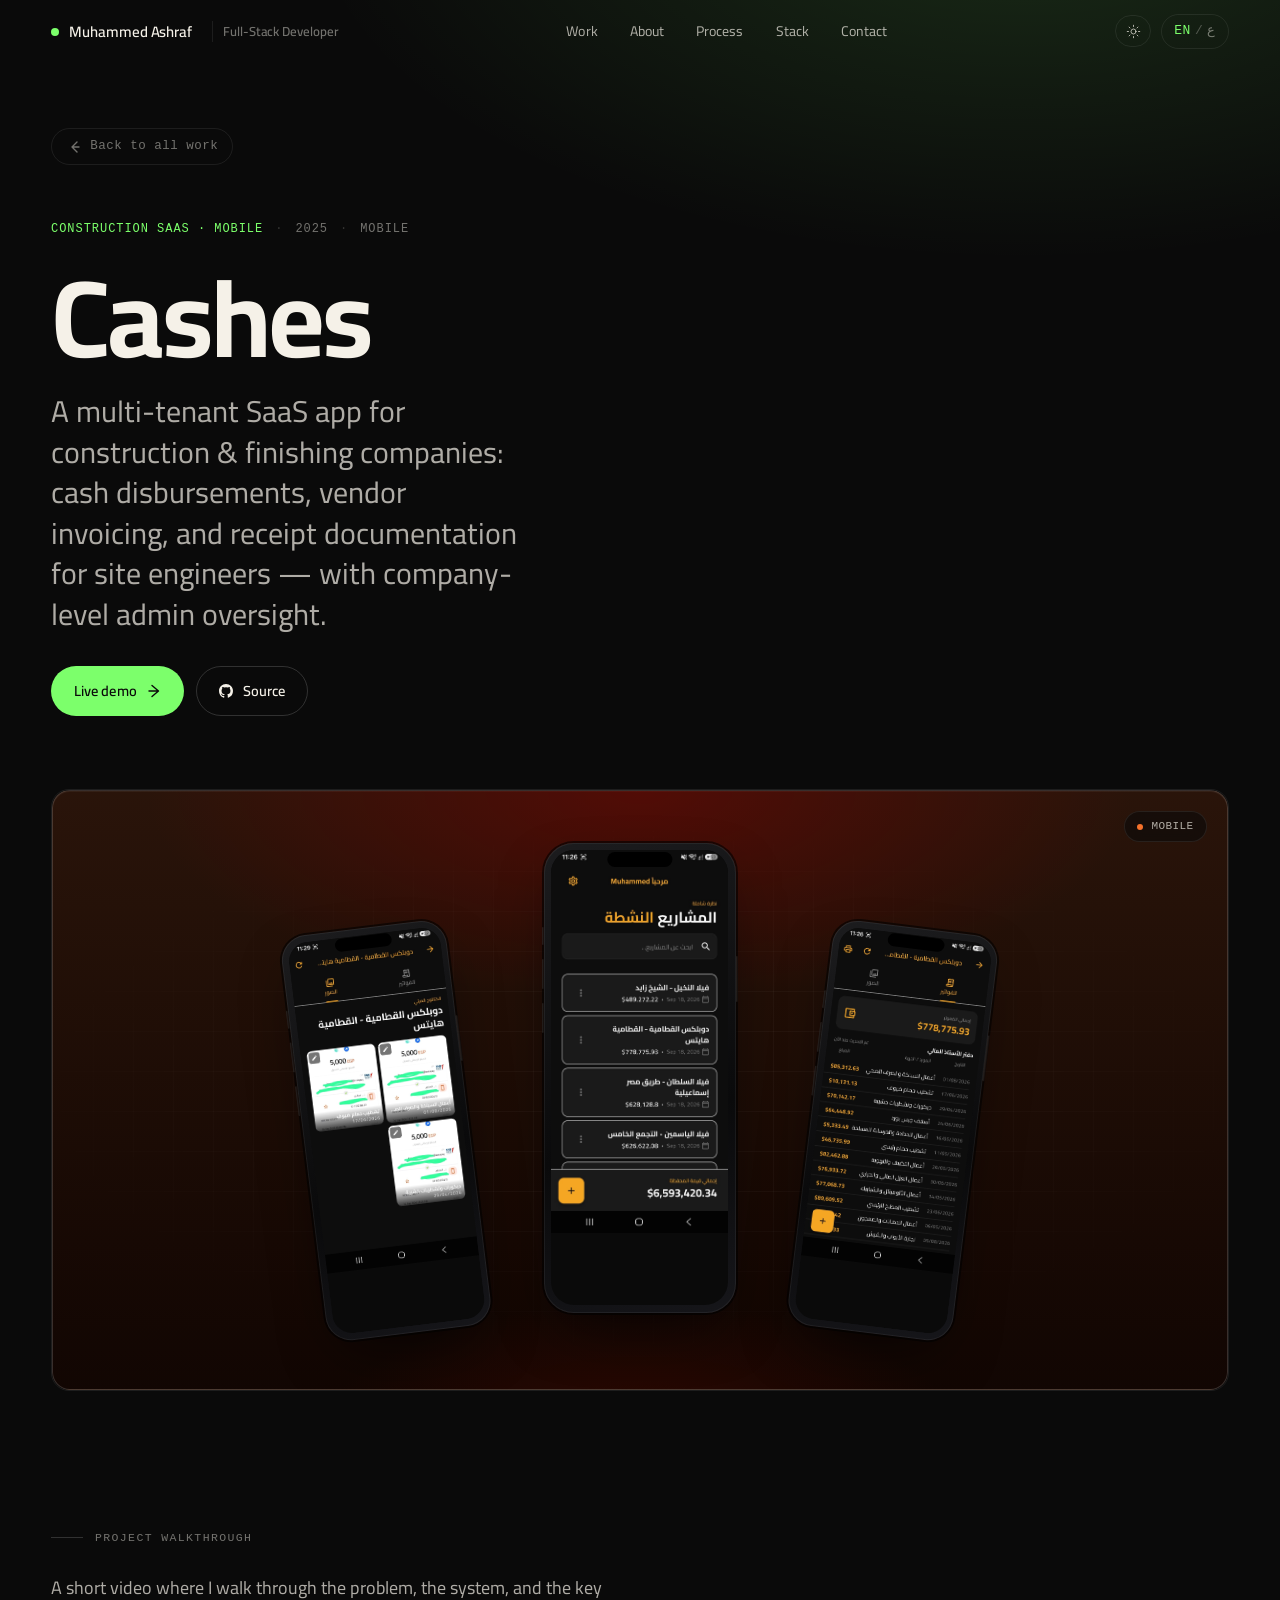
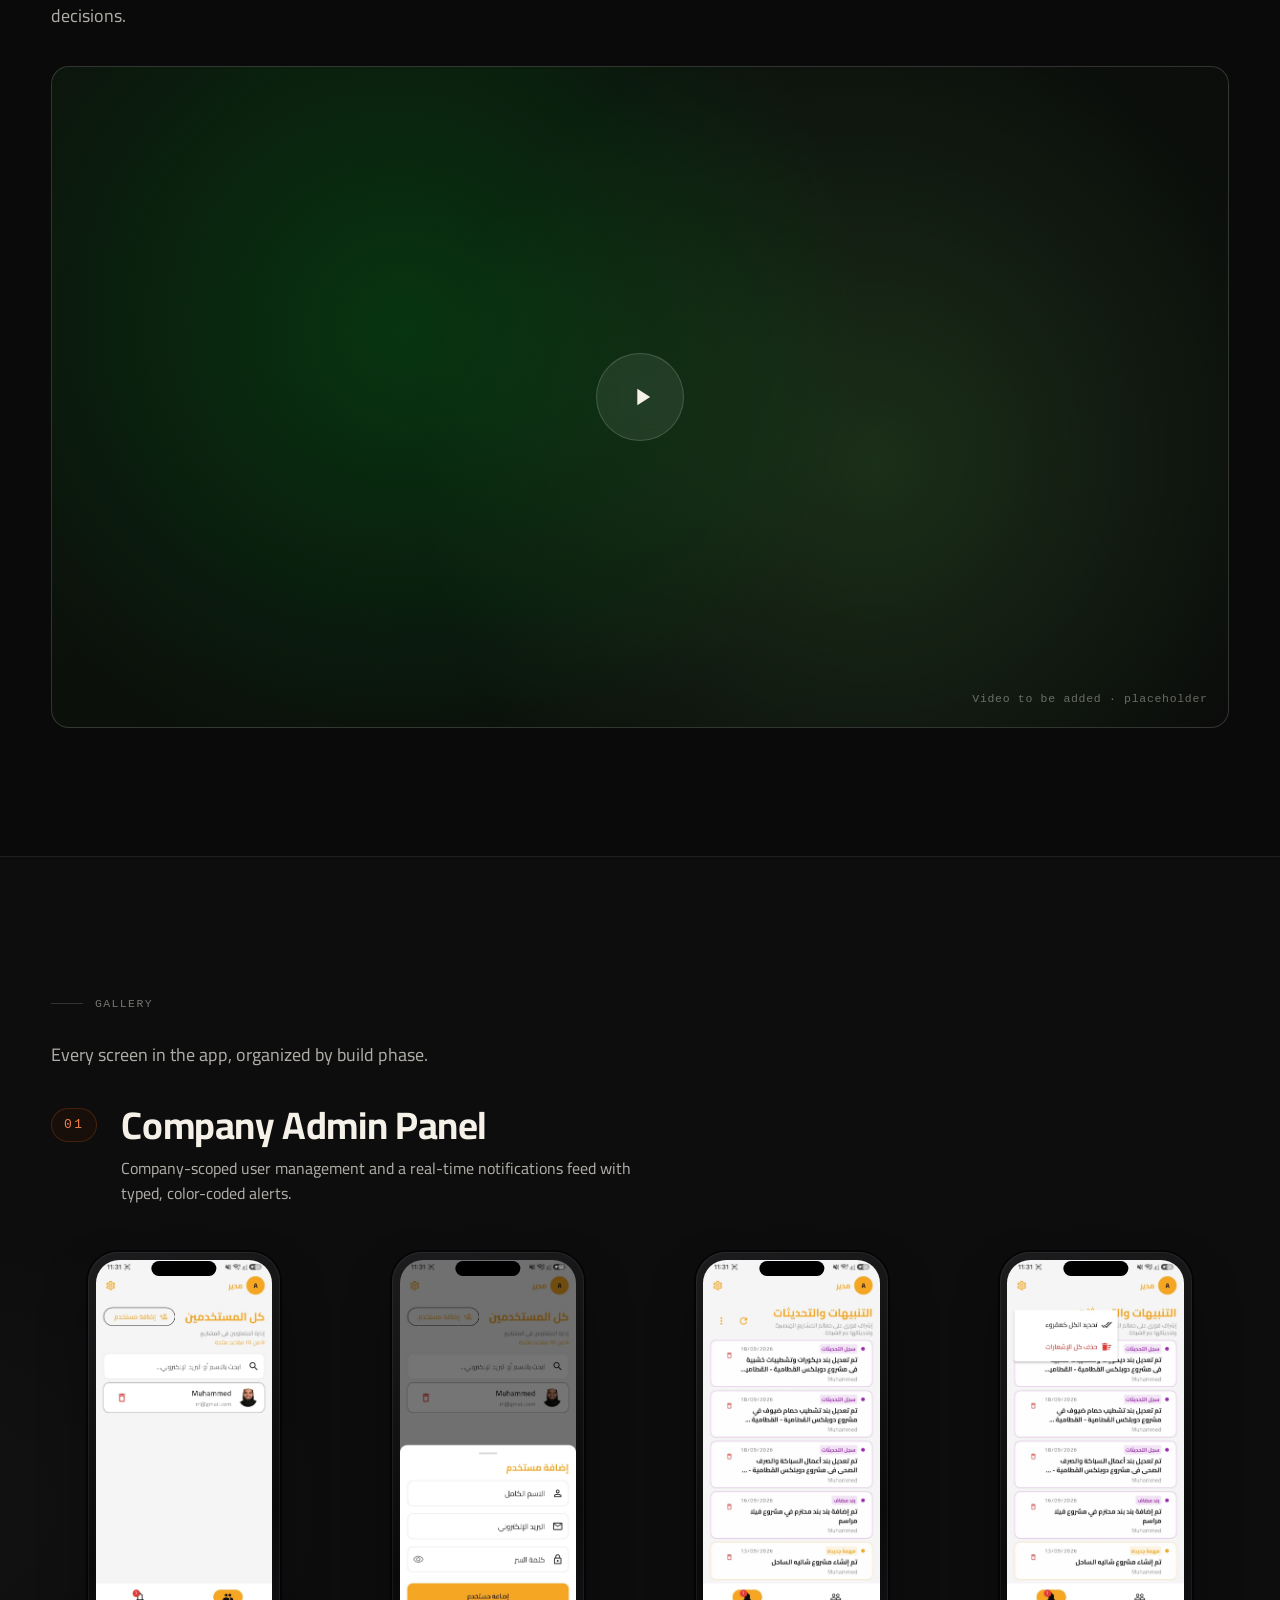
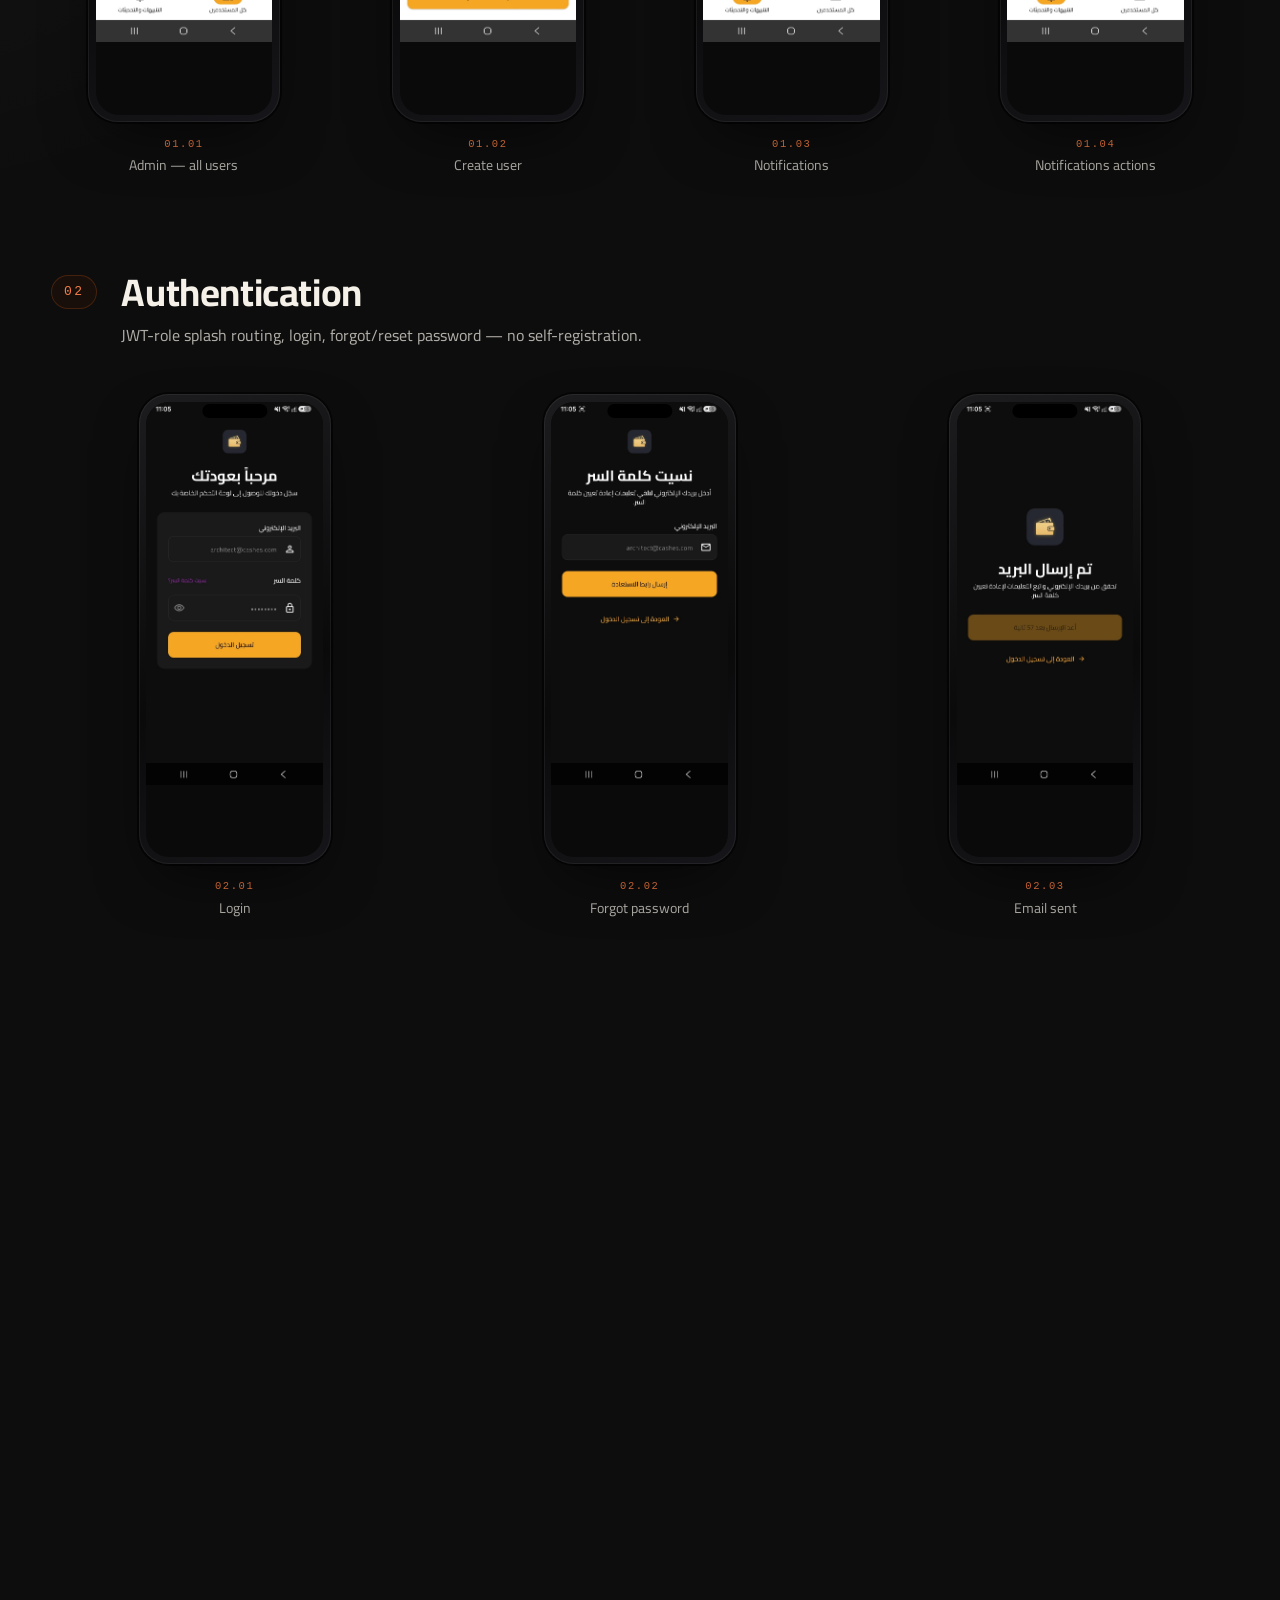
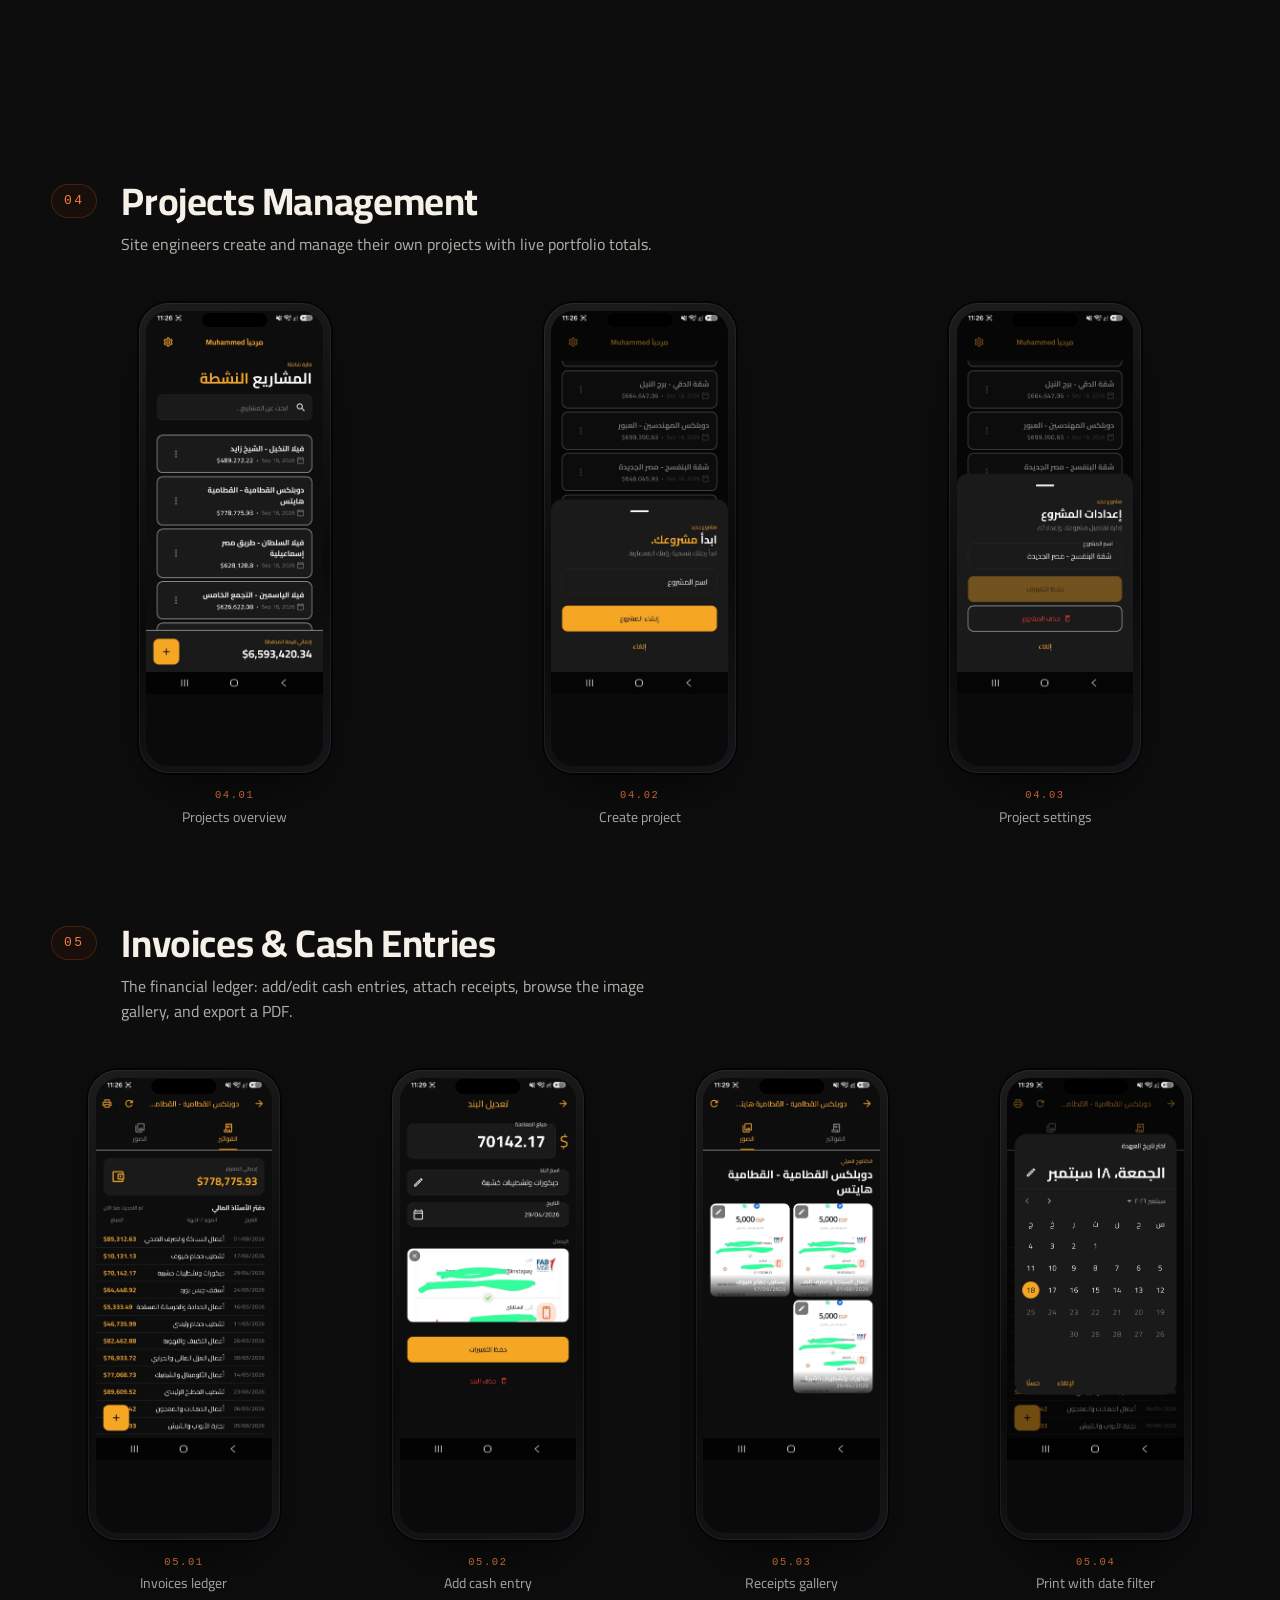
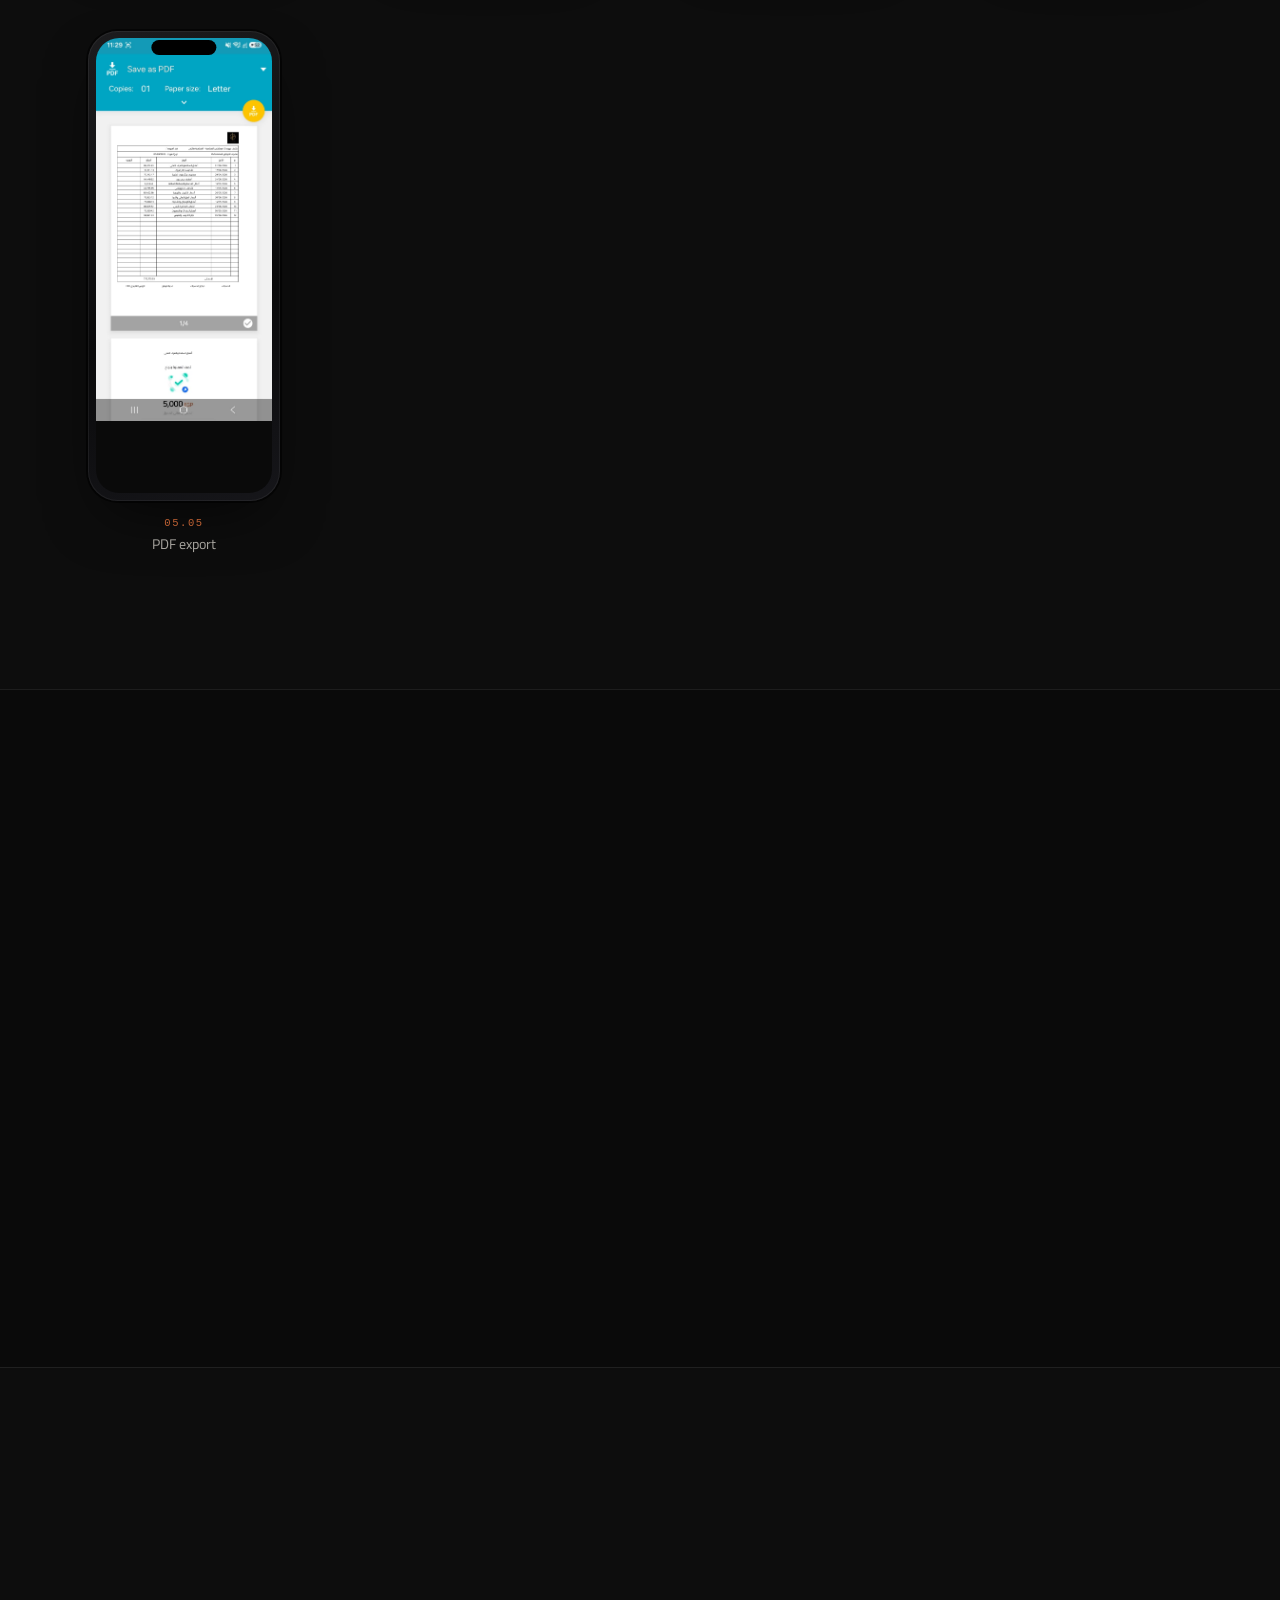
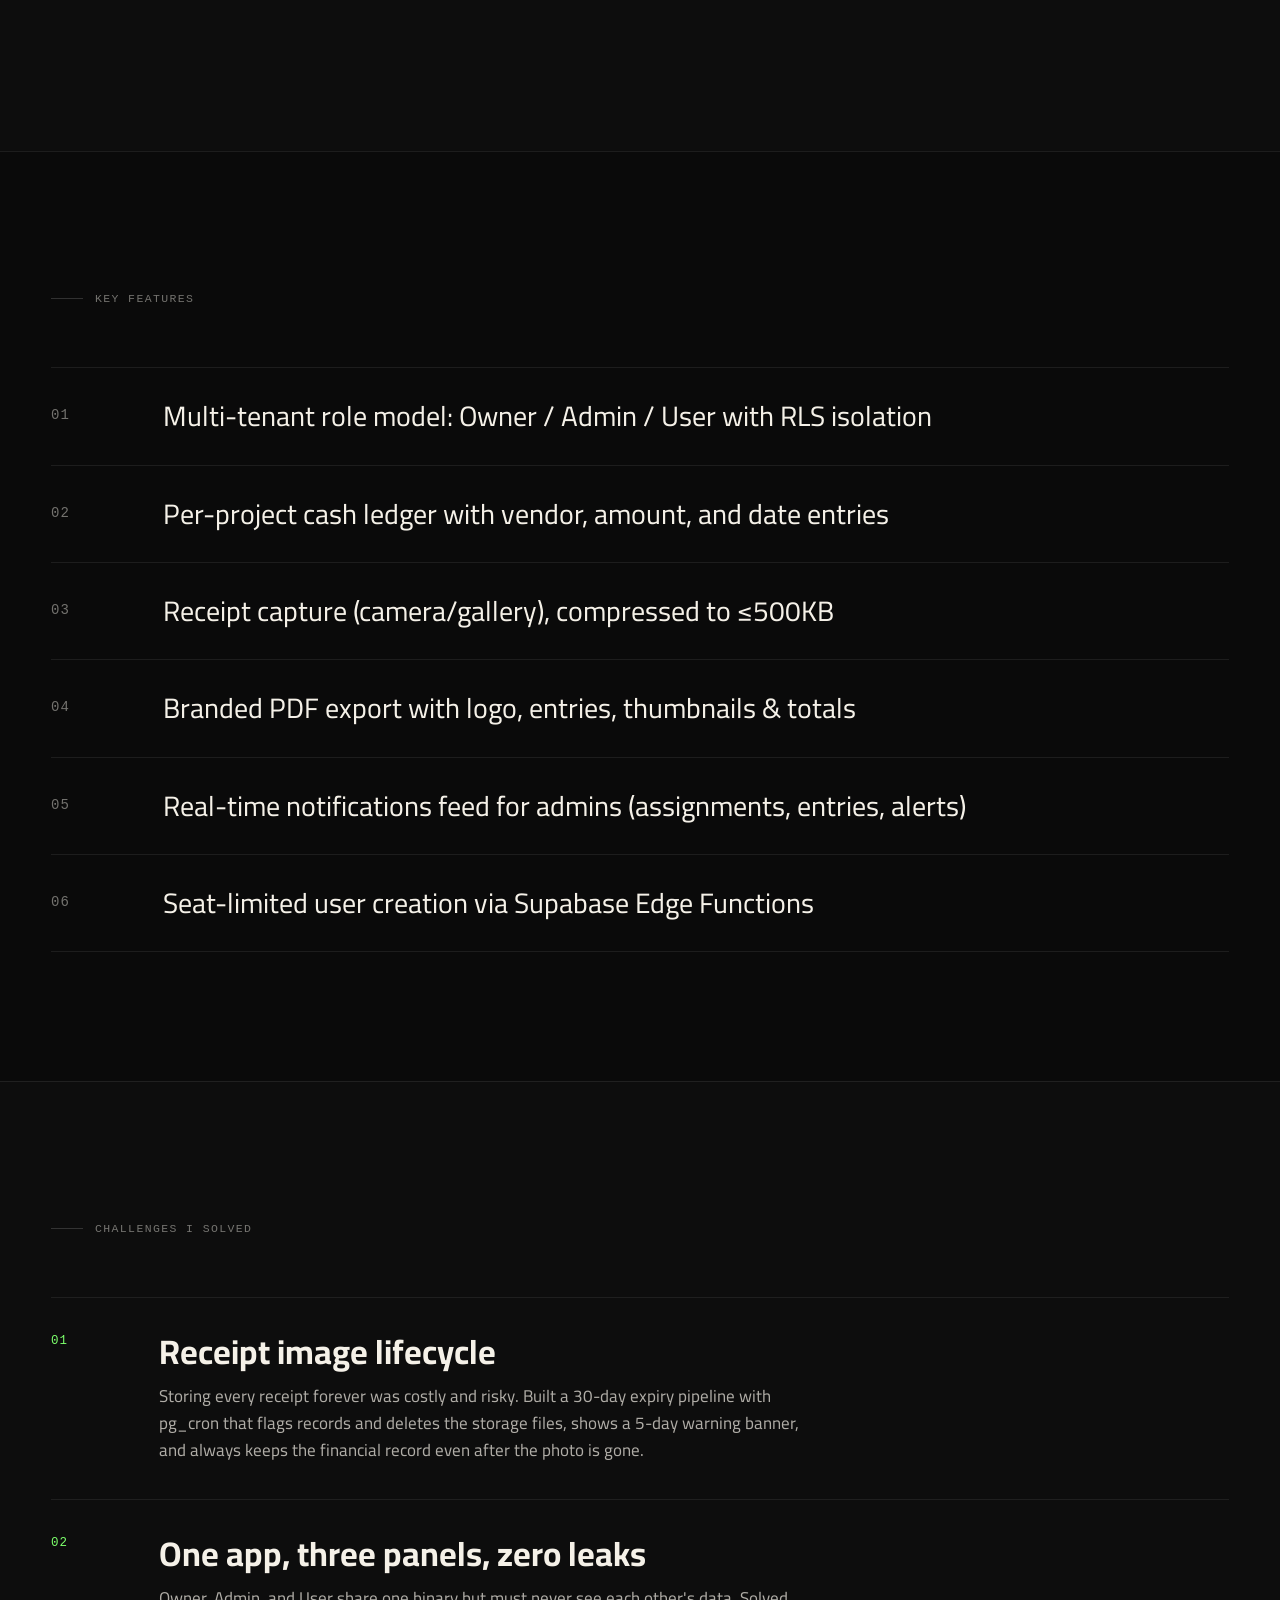
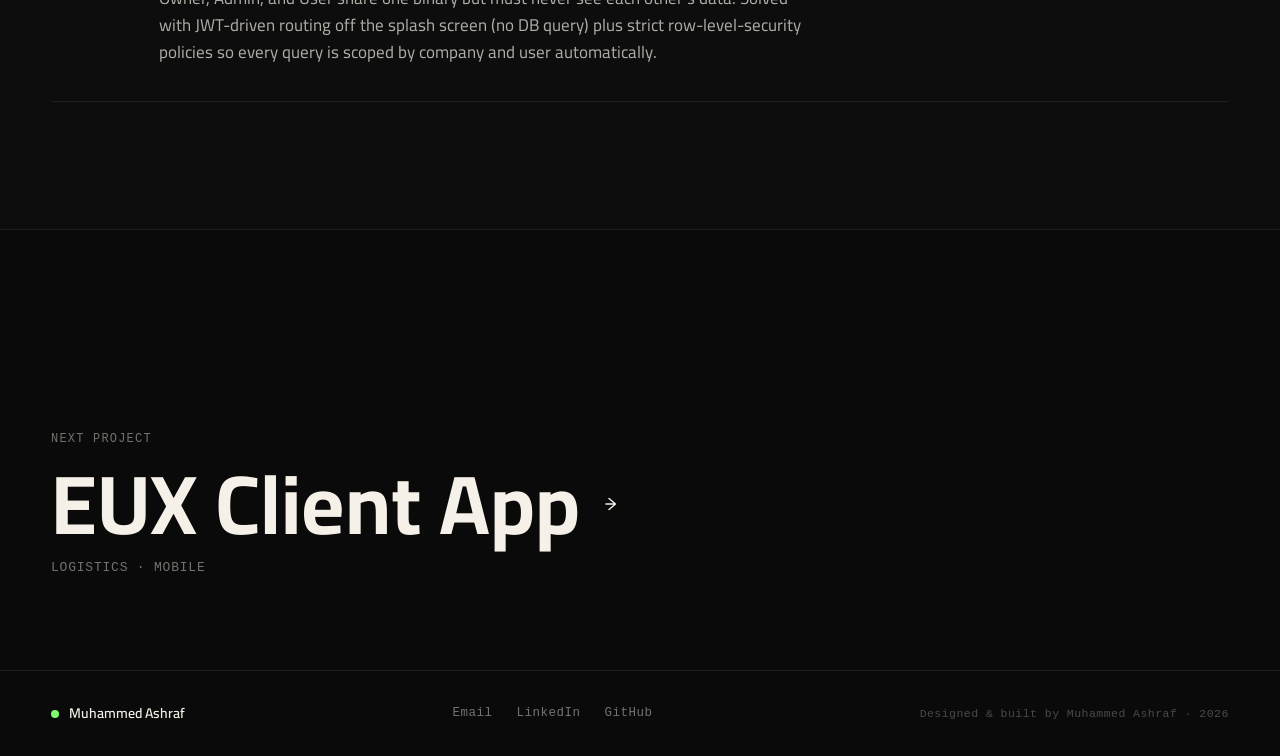
<file: project-cashes.html>
<!doctype html>
<html lang="en" dir="ltr">
<head>
  <meta charset="utf-8" />
  <meta name="viewport" content="width=device-width, initial-scale=1" />
  <title>Cashes — Muhammed Ashraf</title>
  <meta name="description" content="Case study: Cashes — Multi-tenant construction cash & invoicing app built by Muhammed Ashraf." />

  <link rel="preconnect" href="https://fonts.googleapis.com" />
  <link rel="preconnect" href="https://fonts.gstatic.com" crossorigin />
  <link href="https://fonts.googleapis.com/css2?family=Cairo:wght@300;400;500;600;700&display=swap" rel="stylesheet" />
  <link rel="stylesheet" href="style.css" />

  <script>
    (function () {
      var th = localStorage.getItem("ma_theme") || "dark";
      var lg = localStorage.getItem("ma_lang")  || "en";
      document.documentElement.setAttribute("data-theme", th);
      if (lg === "ar") { document.documentElement.lang = "ar"; document.documentElement.dir = "rtl"; }
    })();
  </script>
</head>
<body data-page="project-mobile">

  <!-- ── Navbar ──────────────────────────────────────────────────────────── -->
  <nav class="navbar" id="js-navbar">
    <div class="navbar__inner">
      <a href="index.html" class="navbar__brand">
        <span class="navbar__brand-dot"></span>
        <span class="navbar__brand-name">Muhammed Ashraf</span>
        <span class="navbar__brand-role" data-i18n="hero.role">Full-Stack Developer</span>
      </a>
      <div class="navbar__links">
        <a href="index.html#work"    class="navbar__link" data-i18n="nav.work">Work</a>
        <a href="index.html#about"   class="navbar__link" data-i18n="nav.about">About</a>
        <a href="index.html#process" class="navbar__link" data-i18n="nav.process">Process</a>
        <a href="index.html#stack"   class="navbar__link" data-i18n="nav.stack">Stack</a>
        <a href="index.html#contact" class="navbar__link" data-i18n="nav.contact">Contact</a>
      </div>
      <div class="navbar__controls">
        <button class="theme-switcher" data-action="toggle-theme" aria-label="Toggle theme"></button>
        <button class="lang-switcher" data-action="toggle-lang" aria-label="Toggle language">
          <span class="lang-switcher__option lang-switcher__option--active" data-lang="en">EN</span>
          <span class="lang-switcher__sep">/</span>
          <span class="lang-switcher__option" data-lang="ar">ع</span>
        </button>
      </div>
    </div>
  </nav>

  <main class="project-page">

    <!-- ── Project hero ──────────────────────────────────────────────────── -->
    <header class="pp-hero">
      <div class="page-wrap">
        <a href="index.html" class="pp-hero__back">
          <span data-back-arrow></span>
          <span data-i18n="pp.back">Back to all work</span>
        </a>

        <div class="anim-reveal">
          <div class="pp-hero__meta">
            <span class="pp-hero__category" data-i18n="cashes.pp.cat">Construction SaaS · Mobile</span>
            <span class="pp-hero__sep">·</span>
            <span>2025</span>
            <span class="pp-hero__sep">·</span>
            <span>Mobile</span>
          </div>
        </div>
        <div class="anim-reveal anim-reveal--delay-60">
          <h1 class="pp-hero__title" data-i18n="cashes.pp.name">Cashes</h1>
        </div>
        <div class="anim-reveal anim-reveal--delay-120">
          <p class="pp-hero__tagline" data-i18n="cashes.pp.tagline">A multi-tenant SaaS app for construction & finishing companies: cash disbursements, vendor invoicing, and receipt documentation for site engineers — with company-level admin oversight.</p>
        </div>
        <div class="anim-reveal anim-reveal--delay-180">
          <div class="pp-hero__actions">
            <a href="#" class="btn btn--primary" target="_blank" rel="noreferrer">
              <span data-i18n="pp.live">Live demo</span>
              <span data-arrow></span>
            </a>
            <a href="#" class="btn btn--ghost" target="_blank" rel="noreferrer">
              <svg width="14" height="14" viewBox="0 0 16 16" fill="currentColor" aria-hidden="true"><path d="M8 0C3.58 0 0 3.58 0 8a8 8 0 005.47 7.59c.4.07.55-.17.55-.38 0-.19-.01-.82-.01-1.49-2.01.37-2.53-.49-2.69-.94-.09-.23-.48-.94-.82-1.13-.28-.15-.68-.52-.01-.53.63-.01 1.08.58 1.23.82.72 1.21 1.87.87 2.33.66.07-.52.28-.87.51-1.07-1.78-.2-3.64-.89-3.64-3.95 0-.87.31-1.59.82-2.15-.08-.2-.36-1.02.08-2.12 0 0 .67-.21 2.2.82a7.42 7.42 0 014 0c1.53-1.04 2.2-.82 2.2-.82.44 1.1.16 1.92.08 2.12.51.56.82 1.27.82 2.15 0 3.07-1.87 3.75-3.65 3.95.29.25.54.73.54 1.48 0 1.07-.01 1.93-.01 2.2 0 .21.15.46.55.38A8.01 8.01 0 0016 8c0-4.42-3.58-8-8-8z"/></svg>
              <span data-i18n="pp.source">Source</span>
            </a>
          </div>
        </div>

        <!-- Three-phone showcase -->
        <div class="anim-reveal pp-hero__visual anim-reveal--delay-240">
          <div class="pp-hero__cover">
            <div class="proj-showcase proj-showcase--cashes">
              <div class="proj-showcase__bg"></div>
              <div class="proj-showcase__grid"></div>
              <div class="proj-showcase__phones">
                <div class="proj-showcase__phone proj-showcase__phone--left">
                  <div class="phone-frame">
                    <div class="phone-frame__bezel">
                      <div class="phone-frame__notch"></div>
                      <div class="phone-frame__screen">
                        <img src="assets/cashes/Cashes-Entiries-For-Project-Images.jpeg" alt="" class="phone-frame__shot" loading="lazy" />
                      </div>
                      <div class="phone-frame__side phone-frame__side--left">
                        <span class="phone-frame__btn phone-frame__btn--mute"></span>
                        <span class="phone-frame__btn phone-frame__btn--vol-up"></span>
                        <span class="phone-frame__btn phone-frame__btn--vol-dn"></span>
                      </div>
                      <div class="phone-frame__side phone-frame__side--right">
                        <span class="phone-frame__btn phone-frame__btn--power"></span>
                      </div>
                    </div>
                  </div>
                </div>
                <div class="proj-showcase__phone proj-showcase__phone--center">
                  <div class="phone-frame">
                    <div class="phone-frame__bezel">
                      <div class="phone-frame__notch"></div>
                      <div class="phone-frame__screen">
                        <img src="assets/cashes/Home-All-Projects.jpeg" alt="" class="phone-frame__shot" loading="lazy" />
                      </div>
                      <div class="phone-frame__side phone-frame__side--left">
                        <span class="phone-frame__btn phone-frame__btn--mute"></span>
                        <span class="phone-frame__btn phone-frame__btn--vol-up"></span>
                        <span class="phone-frame__btn phone-frame__btn--vol-dn"></span>
                      </div>
                      <div class="phone-frame__side phone-frame__side--right">
                        <span class="phone-frame__btn phone-frame__btn--power"></span>
                      </div>
                    </div>
                  </div>
                </div>
                <div class="proj-showcase__phone proj-showcase__phone--right">
                  <div class="phone-frame">
                    <div class="phone-frame__bezel">
                      <div class="phone-frame__notch"></div>
                      <div class="phone-frame__screen">
                        <img src="assets/cashes/Cashes-For-Project.jpeg" alt="" class="phone-frame__shot" loading="lazy" />
                      </div>
                      <div class="phone-frame__side phone-frame__side--left">
                        <span class="phone-frame__btn phone-frame__btn--mute"></span>
                        <span class="phone-frame__btn phone-frame__btn--vol-up"></span>
                        <span class="phone-frame__btn phone-frame__btn--vol-dn"></span>
                      </div>
                      <div class="phone-frame__side phone-frame__side--right">
                        <span class="phone-frame__btn phone-frame__btn--power"></span>
                      </div>
                    </div>
                  </div>
                </div>
              </div>
              <div class="proj-showcase__tag">
                <span class="proj-showcase__tag-dot"></span>
                <span>Mobile</span>
              </div>
            </div>
          </div>
        </div>
      </div>
    </header>

    <!-- ── Walkthrough ────────────────────────────────────────────────────── -->
    <section class="pp-section">
      <div class="page-wrap">
        <div class="anim-reveal">
          <div class="section-label">
            <span class="section-label__line"></span>
            <span class="section-label__text" data-i18n="pp.walkthrough">Project walkthrough</span>
          </div>
        </div>
        <div class="anim-reveal anim-reveal--delay-60">
          <p class="pp-section__intro" data-i18n="pp.walkthrough.sub">A short video where I walk through the problem, the system, and the key decisions.</p>
        </div>
        <div class="anim-reveal anim-reveal--delay-120">
          <div class="walkthrough-frame walkthrough-frame--cashes">
            <div class="walkthrough-frame__bg"></div>
            <button class="walkthrough-frame__play" aria-label="Play walkthrough">
              <svg width="28" height="28" viewBox="0 0 24 24" fill="currentColor" aria-hidden="true"><path d="M8 5v14l11-7z"/></svg>
            </button>
            <div class="walkthrough-frame__caption">Video to be added · placeholder</div>
          </div>
        </div>
      </div>
    </section>

    <!-- ── Gallery / Phases ───────────────────────────────────────────────── -->
    <section class="pp-section pp-section--alt">
      <div class="page-wrap">
        <div class="anim-reveal">
          <div class="section-label">
            <span class="section-label__line"></span>
            <span class="section-label__text" data-i18n="pp.gallery">Gallery</span>
          </div>
        </div>
        <div class="anim-reveal anim-reveal--delay-60">
          <p class="pp-section__intro" data-i18n="pp.gallery.sub">Every screen in the app, organized by build phase.</p>
        </div>

        <div class="phases-gallery phases-gallery--cashes">

          <!-- Phase 01 — Company Admin Panel -->
          <div class="anim-reveal phase">
            <div class="phase__head">
              <div class="phase__num">01</div>
              <div class="phase__head-content">
                <h3 class="phase__title" data-i18n="cashes.ph02.title">Company Admin Panel</h3>
                <p class="phase__body" data-i18n="cashes.ph02.body">Company-scoped user management and a real-time notifications feed with typed, color-coded alerts.</p>
              </div>
            </div>
            <div class="phase__screens">
              <div class="phase__screen-cell">
                <div class="phone-frame"><div class="phone-frame__bezel"><div class="phone-frame__notch"></div><div class="phone-frame__screen"><img src="assets/cashes/Admin-Home-Screen.jpeg" alt="" class="phone-frame__shot" loading="lazy" /></div></div></div>
                <div class="phase__caption"><span class="phase__caption-num">01.01</span><span class="phase__caption-text" data-i18n="cashes.p2.1">Admin — all users</span></div>
              </div>
              <div class="phase__screen-cell">
                <div class="phone-frame"><div class="phone-frame__bezel"><div class="phone-frame__notch"></div><div class="phone-frame__screen"><img src="assets/cashes/Admin-Add-New-Account.jpeg" alt="" class="phone-frame__shot" loading="lazy" /></div></div></div>
                <div class="phase__caption"><span class="phase__caption-num">01.02</span><span class="phase__caption-text" data-i18n="cashes.p1.4">Create user</span></div>
              </div>
              <div class="phase__screen-cell">
                <div class="phone-frame"><div class="phone-frame__bezel"><div class="phone-frame__notch"></div><div class="phone-frame__screen"><img src="assets/cashes/Admin-Notifiction-Screen.jpeg" alt="" class="phone-frame__shot" loading="lazy" /></div></div></div>
                <div class="phase__caption"><span class="phase__caption-num">01.03</span><span class="phase__caption-text" data-i18n="cashes.p2.2">Notifications</span></div>
              </div>
              <div class="phase__screen-cell">
                <div class="phone-frame"><div class="phone-frame__bezel"><div class="phone-frame__notch"></div><div class="phone-frame__screen"><img src="assets/cashes/Admin-Notifications-Delete-All-Cashes.jpeg" alt="" class="phone-frame__shot" loading="lazy" /></div></div></div>
                <div class="phase__caption"><span class="phase__caption-num">01.04</span><span class="phase__caption-text">Notifications actions</span></div>
              </div>
            </div>
          </div>

          <!-- Phase 02 — Authentication -->
          <div class="anim-reveal phase">
            <div class="phase__head">
              <div class="phase__num">02</div>
              <div class="phase__head-content">
                <h3 class="phase__title" data-i18n="cashes.ph03.title">Authentication</h3>
                <p class="phase__body" data-i18n="cashes.ph03.body">JWT-role splash routing, login, forgot/reset password — no self-registration.</p>
              </div>
            </div>
            <div class="phase__screens">
              <div class="phase__screen-cell">
                <div class="phone-frame"><div class="phone-frame__bezel"><div class="phone-frame__notch"></div><div class="phone-frame__screen"><img src="assets/cashes/Login.jpeg" alt="" class="phone-frame__shot" loading="lazy" /></div></div></div>
                <div class="phase__caption"><span class="phase__caption-num">02.01</span><span class="phase__caption-text" data-i18n="cashes.p3.2">Login</span></div>
              </div>
              <div class="phase__screen-cell">
                <div class="phone-frame"><div class="phone-frame__bezel"><div class="phone-frame__notch"></div><div class="phone-frame__screen"><img src="assets/cashes/Forget-password.jpeg" alt="" class="phone-frame__shot" loading="lazy" /></div></div></div>
                <div class="phase__caption"><span class="phase__caption-num">02.02</span><span class="phase__caption-text" data-i18n="cashes.p3.3">Forgot password</span></div>
              </div>
              <div class="phase__screen-cell">
                <div class="phone-frame"><div class="phone-frame__bezel"><div class="phone-frame__notch"></div><div class="phone-frame__screen"><img src="assets/cashes/Sent-Mail-To-Reset-Password.jpeg" alt="" class="phone-frame__shot" loading="lazy" /></div></div></div>
                <div class="phase__caption"><span class="phase__caption-num">02.03</span><span class="phase__caption-text" data-i18n="cashes.p3.4">Email sent</span></div>
              </div>
            </div>
          </div>

          <!-- Phase 03 — Settings -->
          <div class="anim-reveal phase">
            <div class="phase__head">
              <div class="phase__num">03</div>
              <div class="phase__head-content">
                <h3 class="phase__title" data-i18n="cashes.ph04.title">Settings</h3>
                <p class="phase__body" data-i18n="cashes.ph04.body">Profile & avatar editing, AR/EN language switch, dark/light appearance, and password change.</p>
              </div>
            </div>
            <div class="phase__screens">
              <div class="phase__screen-cell">
                <div class="phone-frame"><div class="phone-frame__bezel"><div class="phone-frame__notch"></div><div class="phone-frame__screen"><img src="assets/cashes/Settings.jpeg" alt="" class="phone-frame__shot" loading="lazy" /></div></div></div>
                <div class="phase__caption"><span class="phase__caption-num">03.01</span><span class="phase__caption-text" data-i18n="cashes.p4.1">Settings</span></div>
              </div>
              <div class="phase__screen-cell">
                <div class="phone-frame"><div class="phone-frame__bezel"><div class="phone-frame__notch"></div><div class="phone-frame__screen"><img src="assets/cashes/Settings-Light-Theme.jpeg" alt="" class="phone-frame__shot" loading="lazy" /></div></div></div>
                <div class="phase__caption"><span class="phase__caption-num">03.02</span><span class="phase__caption-text">Settings — light theme</span></div>
              </div>
              <div class="phase__screen-cell">
                <div class="phone-frame"><div class="phone-frame__bezel"><div class="phone-frame__notch"></div><div class="phone-frame__screen"><img src="assets/cashes/Edit-Profile-Details.jpeg" alt="" class="phone-frame__shot" loading="lazy" /></div></div></div>
                <div class="phase__caption"><span class="phase__caption-num">03.03</span><span class="phase__caption-text" data-i18n="cashes.p4.2">Edit profile</span></div>
              </div>
            </div>
          </div>

          <!-- Phase 04 — Projects Management -->
          <div class="anim-reveal phase">
            <div class="phase__head">
              <div class="phase__num">04</div>
              <div class="phase__head-content">
                <h3 class="phase__title" data-i18n="cashes.ph05.title">Projects Management</h3>
                <p class="phase__body" data-i18n="cashes.ph05.body">Site engineers create and manage their own projects with live portfolio totals.</p>
              </div>
            </div>
            <div class="phase__screens">
              <div class="phase__screen-cell">
                <div class="phone-frame"><div class="phone-frame__bezel"><div class="phone-frame__notch"></div><div class="phone-frame__screen"><img src="assets/cashes/Home-All-Projects.jpeg" alt="" class="phone-frame__shot" loading="lazy" /></div></div></div>
                <div class="phase__caption"><span class="phase__caption-num">04.01</span><span class="phase__caption-text" data-i18n="cashes.p5.1">Projects overview</span></div>
              </div>
              <div class="phase__screen-cell">
                <div class="phone-frame"><div class="phone-frame__bezel"><div class="phone-frame__notch"></div><div class="phone-frame__screen"><img src="assets/cashes/Create-Project.jpeg" alt="" class="phone-frame__shot" loading="lazy" /></div></div></div>
                <div class="phase__caption"><span class="phase__caption-num">04.02</span><span class="phase__caption-text" data-i18n="cashes.p5.2">Create project</span></div>
              </div>
              <div class="phase__screen-cell">
                <div class="phone-frame"><div class="phone-frame__bezel"><div class="phone-frame__notch"></div><div class="phone-frame__screen"><img src="assets/cashes/Edit-Project.jpeg" alt="" class="phone-frame__shot" loading="lazy" /></div></div></div>
                <div class="phase__caption"><span class="phase__caption-num">04.03</span><span class="phase__caption-text" data-i18n="cashes.p5.3">Project settings</span></div>
              </div>
            </div>
          </div>

          <!-- Phase 05 — Invoices & Cash Entries -->
          <div class="anim-reveal phase">
            <div class="phase__head">
              <div class="phase__num">05</div>
              <div class="phase__head-content">
                <h3 class="phase__title" data-i18n="cashes.ph06.title">Invoices & Cash Entries</h3>
                <p class="phase__body" data-i18n="cashes.ph06.body">The financial ledger: add/edit cash entries, attach receipts, browse the image gallery, and export a PDF.</p>
              </div>
            </div>
            <div class="phase__screens">
              <div class="phase__screen-cell">
                <div class="phone-frame"><div class="phone-frame__bezel"><div class="phone-frame__notch"></div><div class="phone-frame__screen"><img src="assets/cashes/Cashes-For-Project.jpeg" alt="" class="phone-frame__shot" loading="lazy" /></div></div></div>
                <div class="phase__caption"><span class="phase__caption-num">05.01</span><span class="phase__caption-text" data-i18n="cashes.p6.2">Invoices ledger</span></div>
              </div>
              <div class="phase__screen-cell">
                <div class="phone-frame"><div class="phone-frame__bezel"><div class="phone-frame__notch"></div><div class="phone-frame__screen"><img src="assets/cashes/Add-Cash-Entry.jpeg" alt="" class="phone-frame__shot" loading="lazy" /></div></div></div>
                <div class="phase__caption"><span class="phase__caption-num">05.02</span><span class="phase__caption-text" data-i18n="cashes.p6.3">Add cash entry</span></div>
              </div>
              <div class="phase__screen-cell">
                <div class="phone-frame"><div class="phone-frame__bezel"><div class="phone-frame__notch"></div><div class="phone-frame__screen"><img src="assets/cashes/Cashes-Entiries-For-Project-Images.jpeg" alt="" class="phone-frame__shot" loading="lazy" /></div></div></div>
                <div class="phase__caption"><span class="phase__caption-num">05.03</span><span class="phase__caption-text" data-i18n="cashes.p6.5">Receipts gallery</span></div>
              </div>
              <div class="phase__screen-cell">
                <div class="phone-frame"><div class="phone-frame__bezel"><div class="phone-frame__notch"></div><div class="phone-frame__screen"><img src="assets/cashes/Print-Project-Cash-With-A-Date.jpeg" alt="" class="phone-frame__shot" loading="lazy" /></div></div></div>
                <div class="phase__caption"><span class="phase__caption-num">05.04</span><span class="phase__caption-text">Print with date filter</span></div>
              </div>
              <div class="phase__screen-cell">
                <div class="phone-frame"><div class="phone-frame__bezel"><div class="phone-frame__notch"></div><div class="phone-frame__screen"><img src="assets/cashes/Print-Cash-Details-PDF.jpeg" alt="" class="phone-frame__shot" loading="lazy" /></div></div></div>
                <div class="phase__caption"><span class="phase__caption-num">05.05</span><span class="phase__caption-text">PDF export</span></div>
              </div>
            </div>
          </div>

        </div>
      </div>
    </section>

    <!-- ── Problem / Solution ─────────────────────────────────────────────── -->
    <section class="pp-section">
      <div class="page-wrap">
        <div class="pp-overview">
          <div class="anim-reveal pp-overview__col">
            <div class="section-label">
              <span class="section-label__line"></span>
              <span class="section-label__text" data-i18n="pp.problem">The problem</span>
            </div>
            <p class="pp-overview__body" data-i18n="cashes.problem">Finishing companies ran site cash on paper and WhatsApp.</p>
          </div>
          <div class="anim-reveal pp-overview__col pp-overview__col--solution anim-reveal--delay-80">
            <div class="section-label">
              <span class="section-label__line"></span>
              <span class="section-label__text" data-i18n="pp.solution">The solution</span>
            </div>
            <p class="pp-overview__body" data-i18n="cashes.solution">A single multi-tenant app with three roles driven by JWT routing and Postgres RLS.</p>
          </div>
        </div>
      </div>
    </section>

    <!-- ── Tech stack ─────────────────────────────────────────────────────── -->
    <section class="pp-section pp-section--alt">
      <div class="page-wrap">
        <div class="anim-reveal">
          <div class="section-label">
            <span class="section-label__line"></span>
            <span class="section-label__text" data-i18n="pp.stack">Tech stack</span>
          </div>
        </div>
        <div class="anim-reveal pp-tech-stack anim-reveal--delay-60">
          <div class="pp-tech-stack__item"><span class="pp-tech-stack__dot"></span>Flutter</div>
          <div class="pp-tech-stack__item"><span class="pp-tech-stack__dot"></span>Dart</div>
          <div class="pp-tech-stack__item"><span class="pp-tech-stack__dot"></span>Cubit</div>
          <div class="pp-tech-stack__item"><span class="pp-tech-stack__dot"></span>Supabase</div>
          <div class="pp-tech-stack__item"><span class="pp-tech-stack__dot"></span>PostgreSQL</div>
          <div class="pp-tech-stack__item"><span class="pp-tech-stack__dot"></span>Edge Functions</div>
          <div class="pp-tech-stack__item"><span class="pp-tech-stack__dot"></span>pg_cron</div>
        </div>
      </div>
    </section>

    <!-- ── Features ───────────────────────────────────────────────────────── -->
    <section class="pp-section">
      <div class="page-wrap">
        <div class="anim-reveal">
          <div class="section-label">
            <span class="section-label__line"></span>
            <span class="section-label__text" data-i18n="pp.features">Key features</span>
          </div>
        </div>
        <div class="pp-features">
          <div class="anim-reveal pp-feature anim-reveal--delay-60">
            <div class="pp-feature__num">01</div>
            <div class="pp-feature__body"><p data-i18n="cashes.f1">Multi-tenant role model: Owner / Admin / User with RLS isolation</p></div>
          </div>
          <div class="anim-reveal pp-feature anim-reveal--delay-100">
            <div class="pp-feature__num">02</div>
            <div class="pp-feature__body"><p data-i18n="cashes.f2">Per-project cash ledger with vendor, amount, and date entries</p></div>
          </div>
          <div class="anim-reveal pp-feature anim-reveal--delay-140">
            <div class="pp-feature__num">03</div>
            <div class="pp-feature__body"><p data-i18n="cashes.f3">Receipt capture (camera/gallery), compressed to ≤500KB</p></div>
          </div>
          <div class="anim-reveal pp-feature anim-reveal--delay-180">
            <div class="pp-feature__num">04</div>
            <div class="pp-feature__body"><p data-i18n="cashes.f4">Branded PDF export with logo, entries, thumbnails & totals</p></div>
          </div>
          <div class="anim-reveal pp-feature anim-reveal--delay-220">
            <div class="pp-feature__num">05</div>
            <div class="pp-feature__body"><p data-i18n="cashes.f5">Real-time notifications feed for admins</p></div>
          </div>
          <div class="anim-reveal pp-feature anim-reveal--delay-220">
            <div class="pp-feature__num">06</div>
            <div class="pp-feature__body"><p data-i18n="cashes.f6">Seat-limited user creation via Supabase Edge Functions</p></div>
          </div>
        </div>
      </div>
    </section>

    <!-- ── Challenges ─────────────────────────────────────────────────────── -->
    <section class="pp-section pp-section--alt">
      <div class="page-wrap">
        <div class="anim-reveal">
          <div class="section-label">
            <span class="section-label__line"></span>
            <span class="section-label__text" data-i18n="pp.challenges">Challenges I solved</span>
          </div>
        </div>
        <div class="pp-challenges">
          <div class="anim-reveal pp-challenge anim-reveal--delay-60">
            <div class="pp-challenge__marker">01</div>
            <div class="pp-challenge__content">
              <h3 class="pp-challenge__title" data-i18n="cashes.c1.title">Receipt image lifecycle</h3>
              <p class="pp-challenge__body" data-i18n="cashes.c1.body">Storing every receipt forever was costly and risky.</p>
            </div>
          </div>
          <div class="anim-reveal pp-challenge anim-reveal--delay-120">
            <div class="pp-challenge__marker">02</div>
            <div class="pp-challenge__content">
              <h3 class="pp-challenge__title" data-i18n="cashes.c2.title">One app, three panels, zero leaks</h3>
              <p class="pp-challenge__body" data-i18n="cashes.c2.body">Owner, Admin, and User share one binary but must never see each other's data.</p>
            </div>
          </div>
        </div>
      </div>
    </section>

    <!-- ── Next project ───────────────────────────────────────────────────── -->
    <section class="pp-section pp-section--next">
      <div class="page-wrap">
        <div class="anim-reveal">
          <a href="project-eux.html" class="pp-next">
            <div class="pp-next__label" data-i18n="pp.next">Next project</div>
            <div class="pp-next__name">
              <span data-i18n="cashes.next.name">EUX Client App</span>
              <span data-arrow></span>
            </div>
            <div class="pp-next__category" data-i18n="cashes.next.cat">Logistics · Mobile</div>
          </a>
        </div>
      </div>
    </section>

  </main>

  <!-- ── Footer ────────────────────────────────────────────────────────────── -->
  <footer class="site-footer">
    <div class="page-wrap site-footer__inner">
      <div class="site-footer__brand">
        <span class="navbar__brand-dot"></span>
        <span>Muhammed Ashraf</span>
      </div>
      <div class="site-footer__links">
        <a href="mailto:muhammedashrafsaleh@gmail.com">Email</a>
        <a href="https://www.linkedin.com/in/muhammedashrafsaleh/" target="_blank" rel="noreferrer">LinkedIn</a>
        <a href="https://github.com/" target="_blank" rel="noreferrer">GitHub</a>
      </div>
      <div class="site-footer__copy" data-i18n="footer.copy">Designed &amp; built by Muhammed Ashraf · 2026</div>
    </div>
  </footer>

  <script src="main.js"></script>
</body>
</html>
</file>
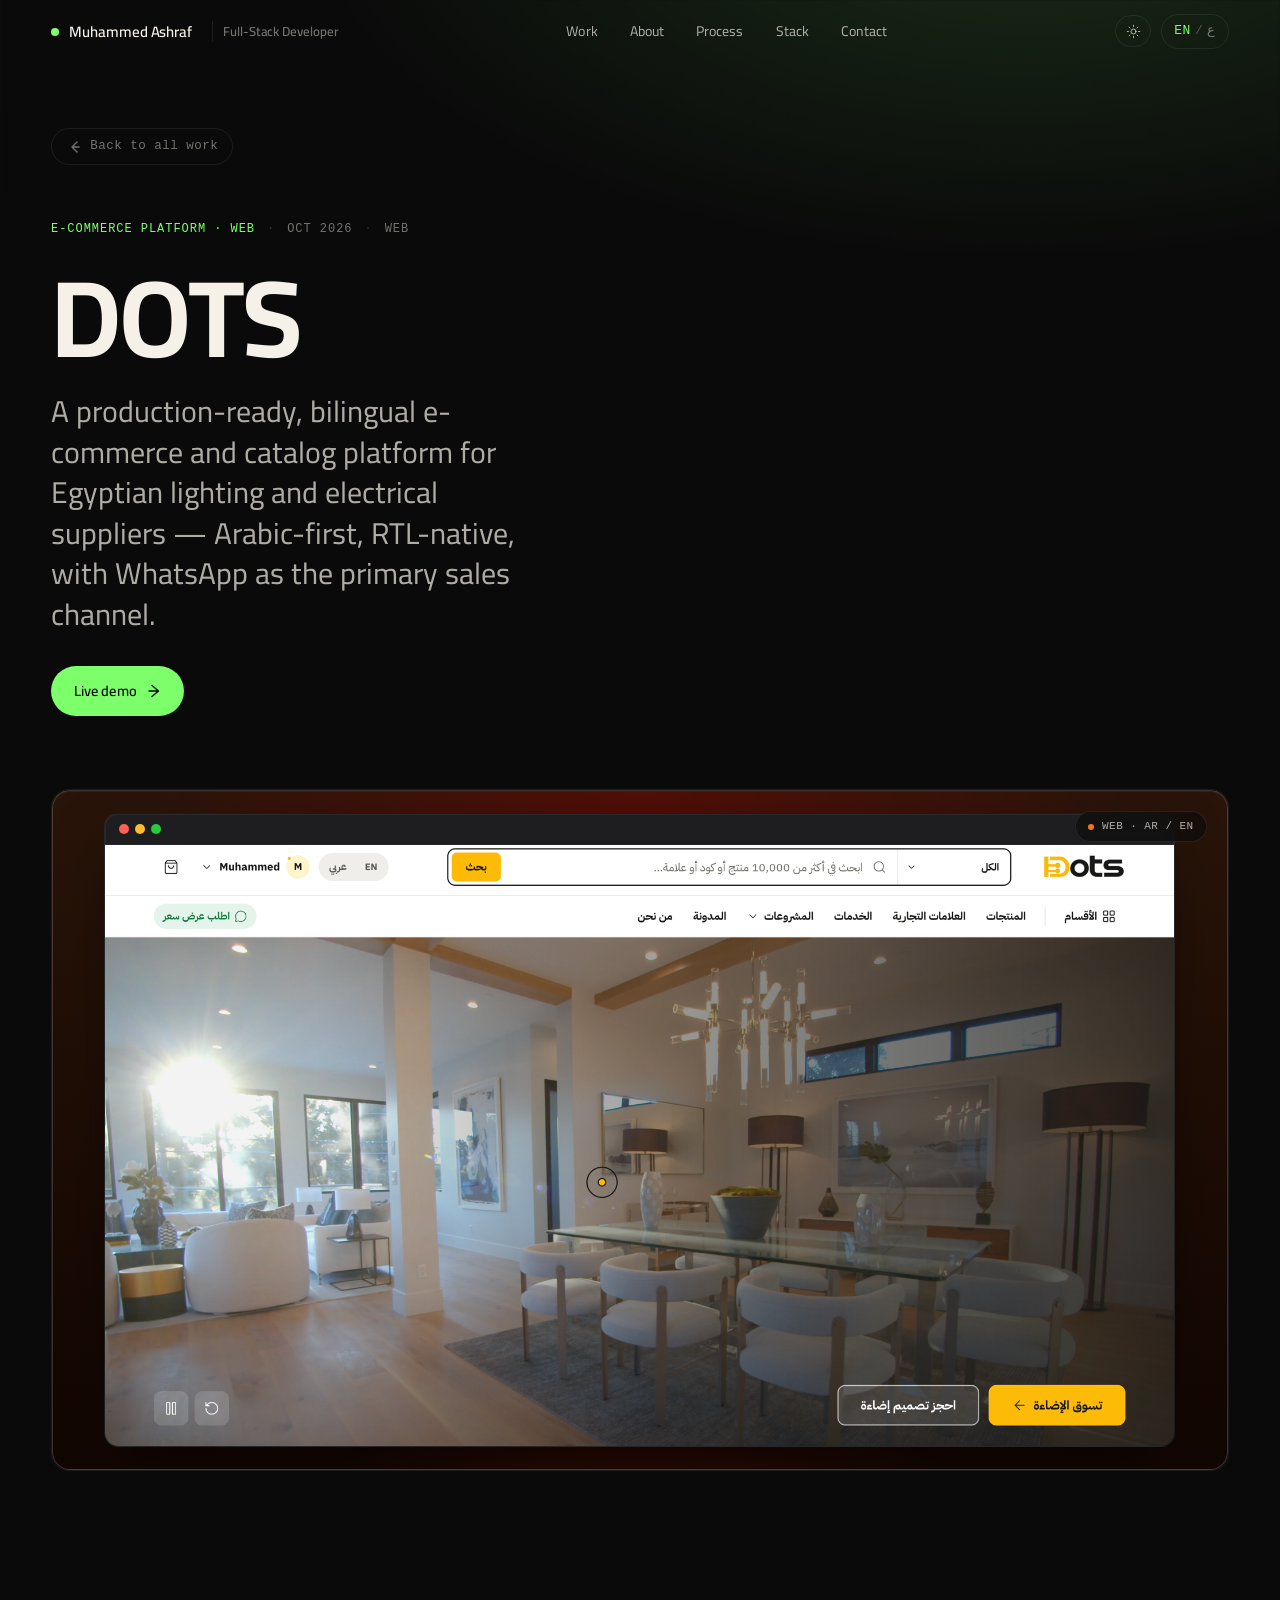
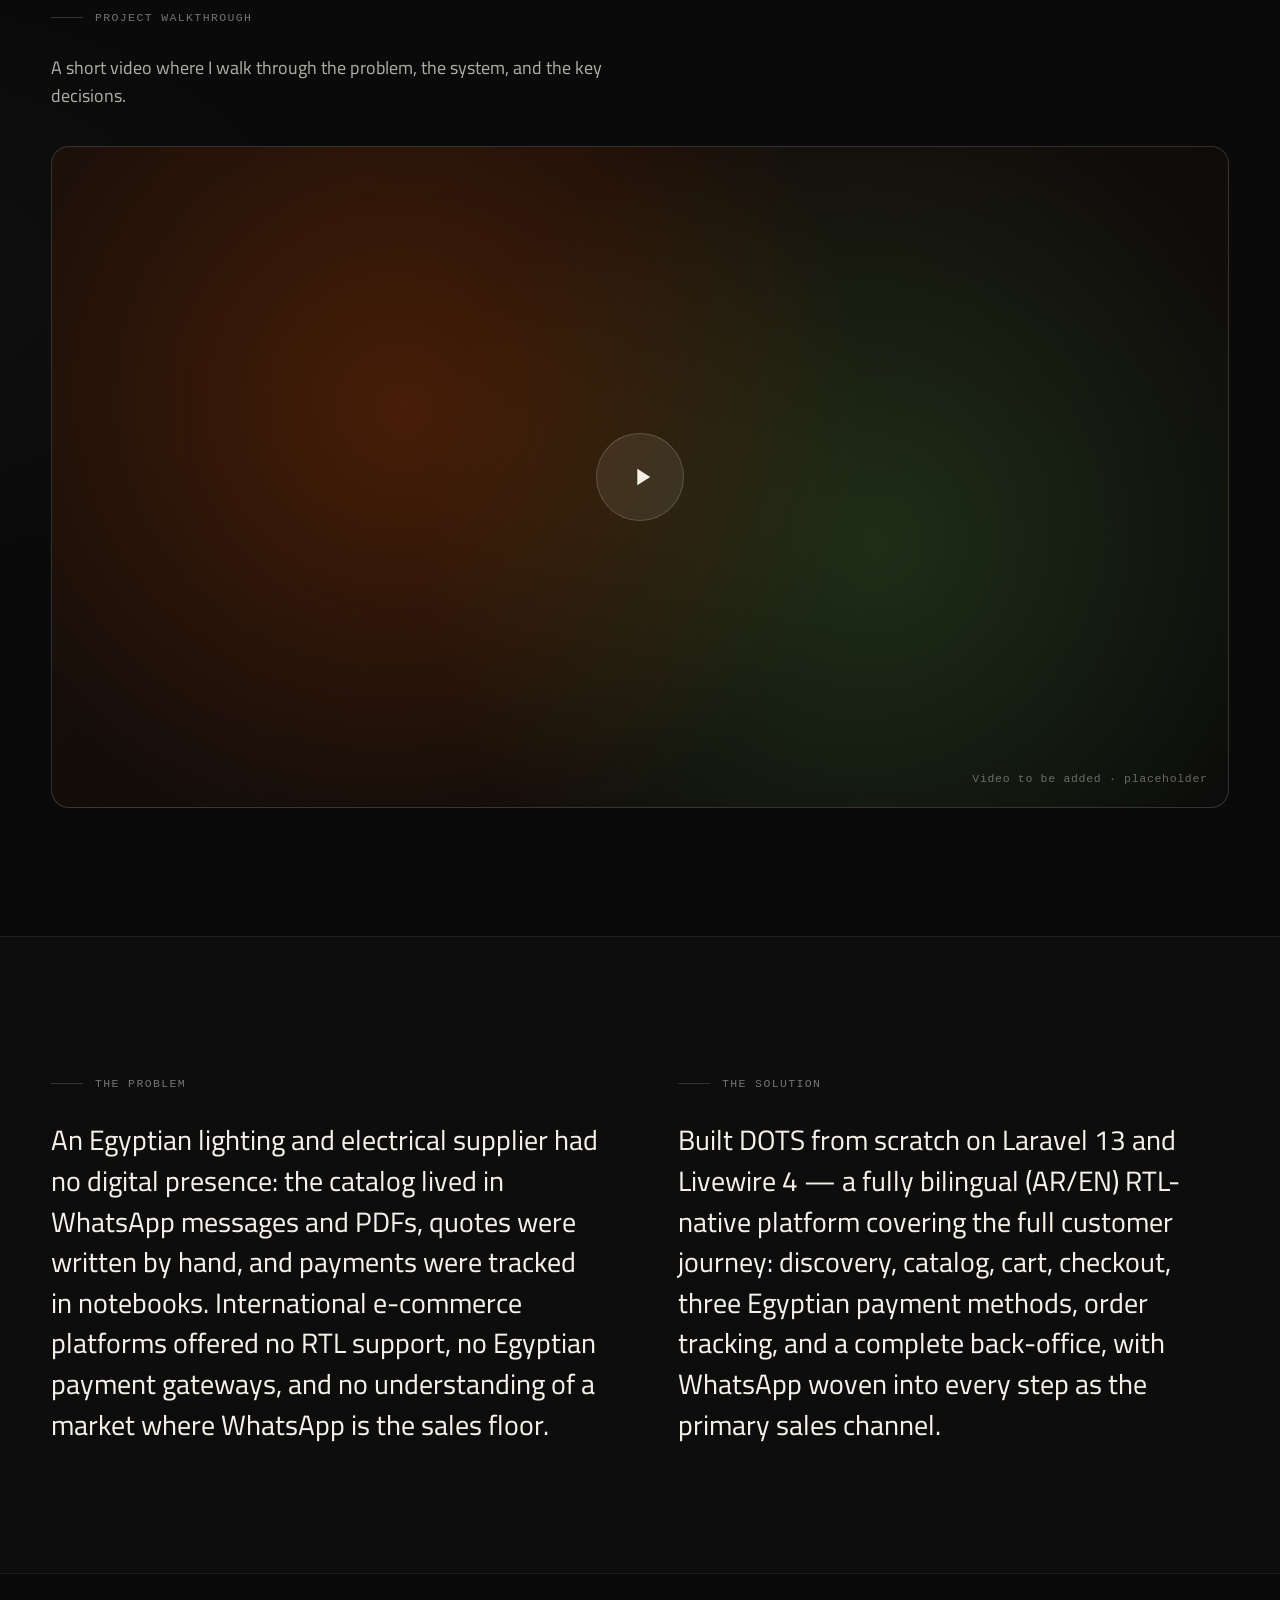
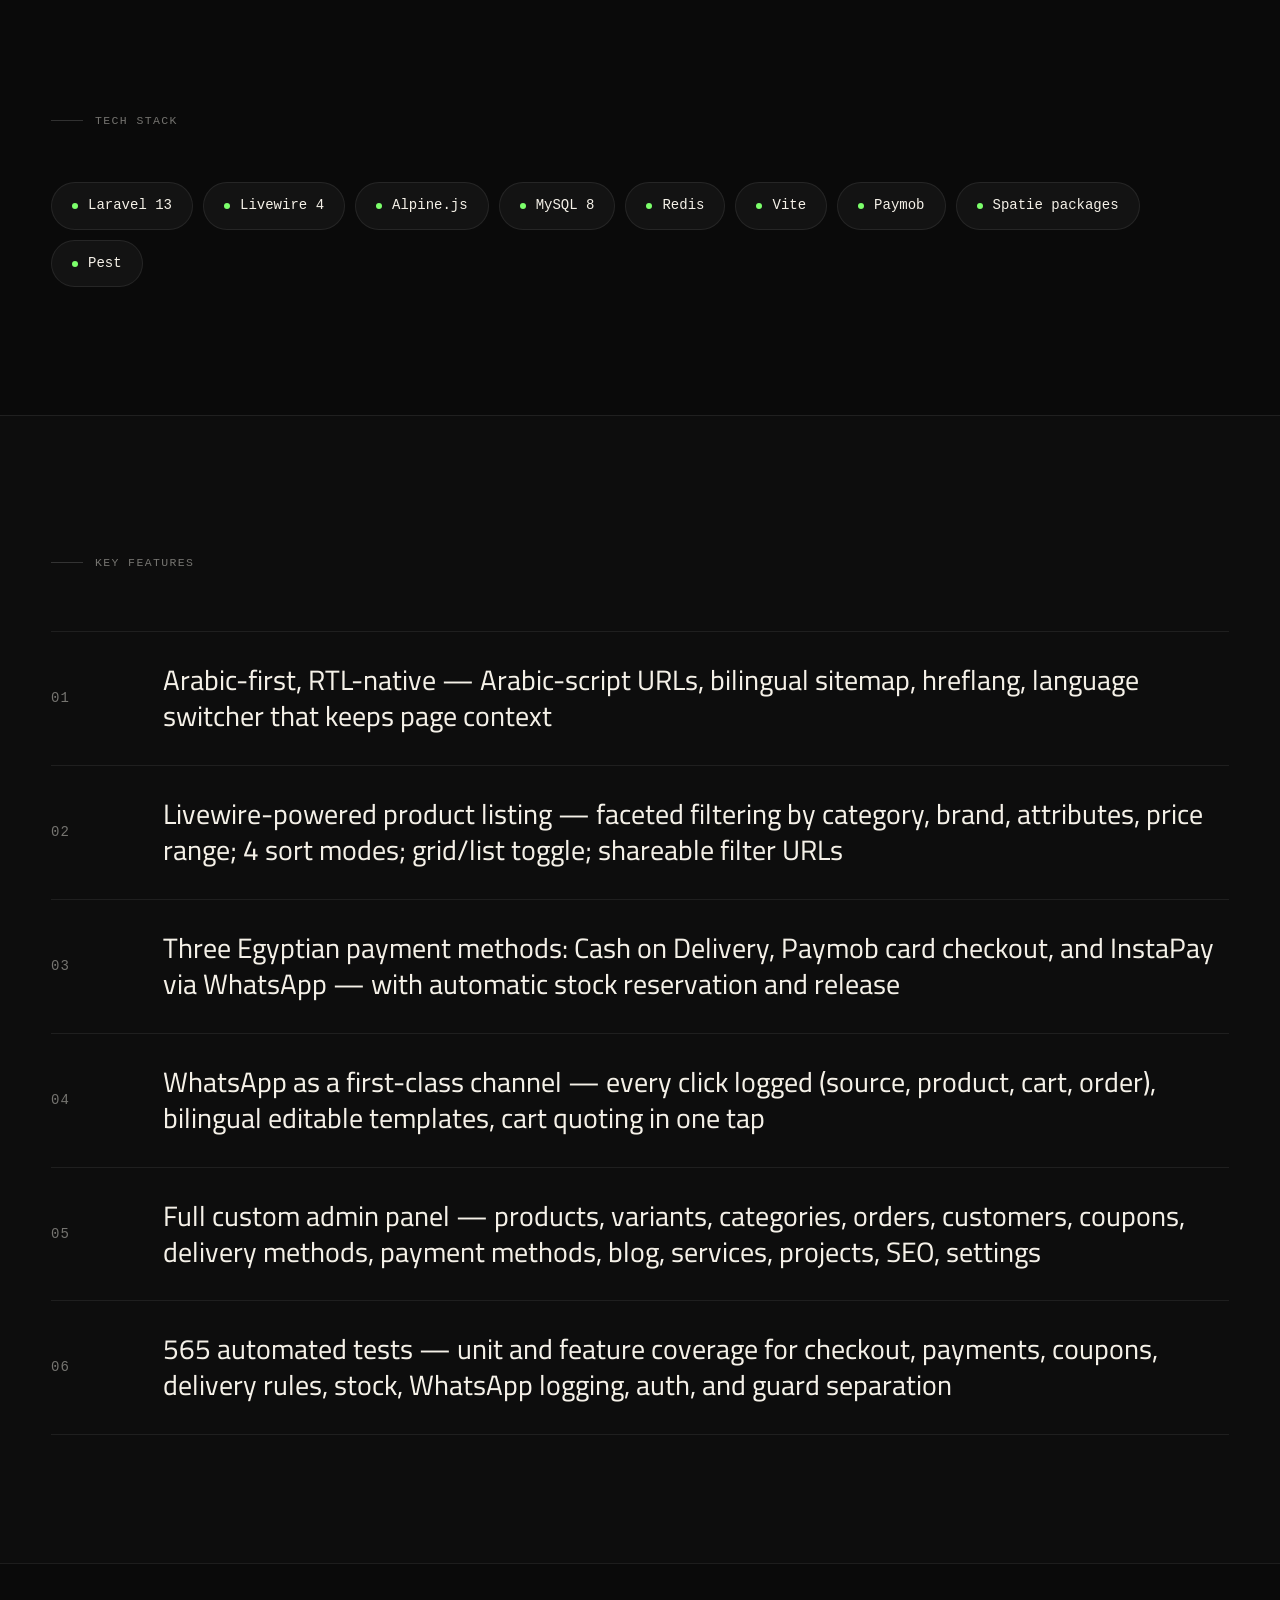
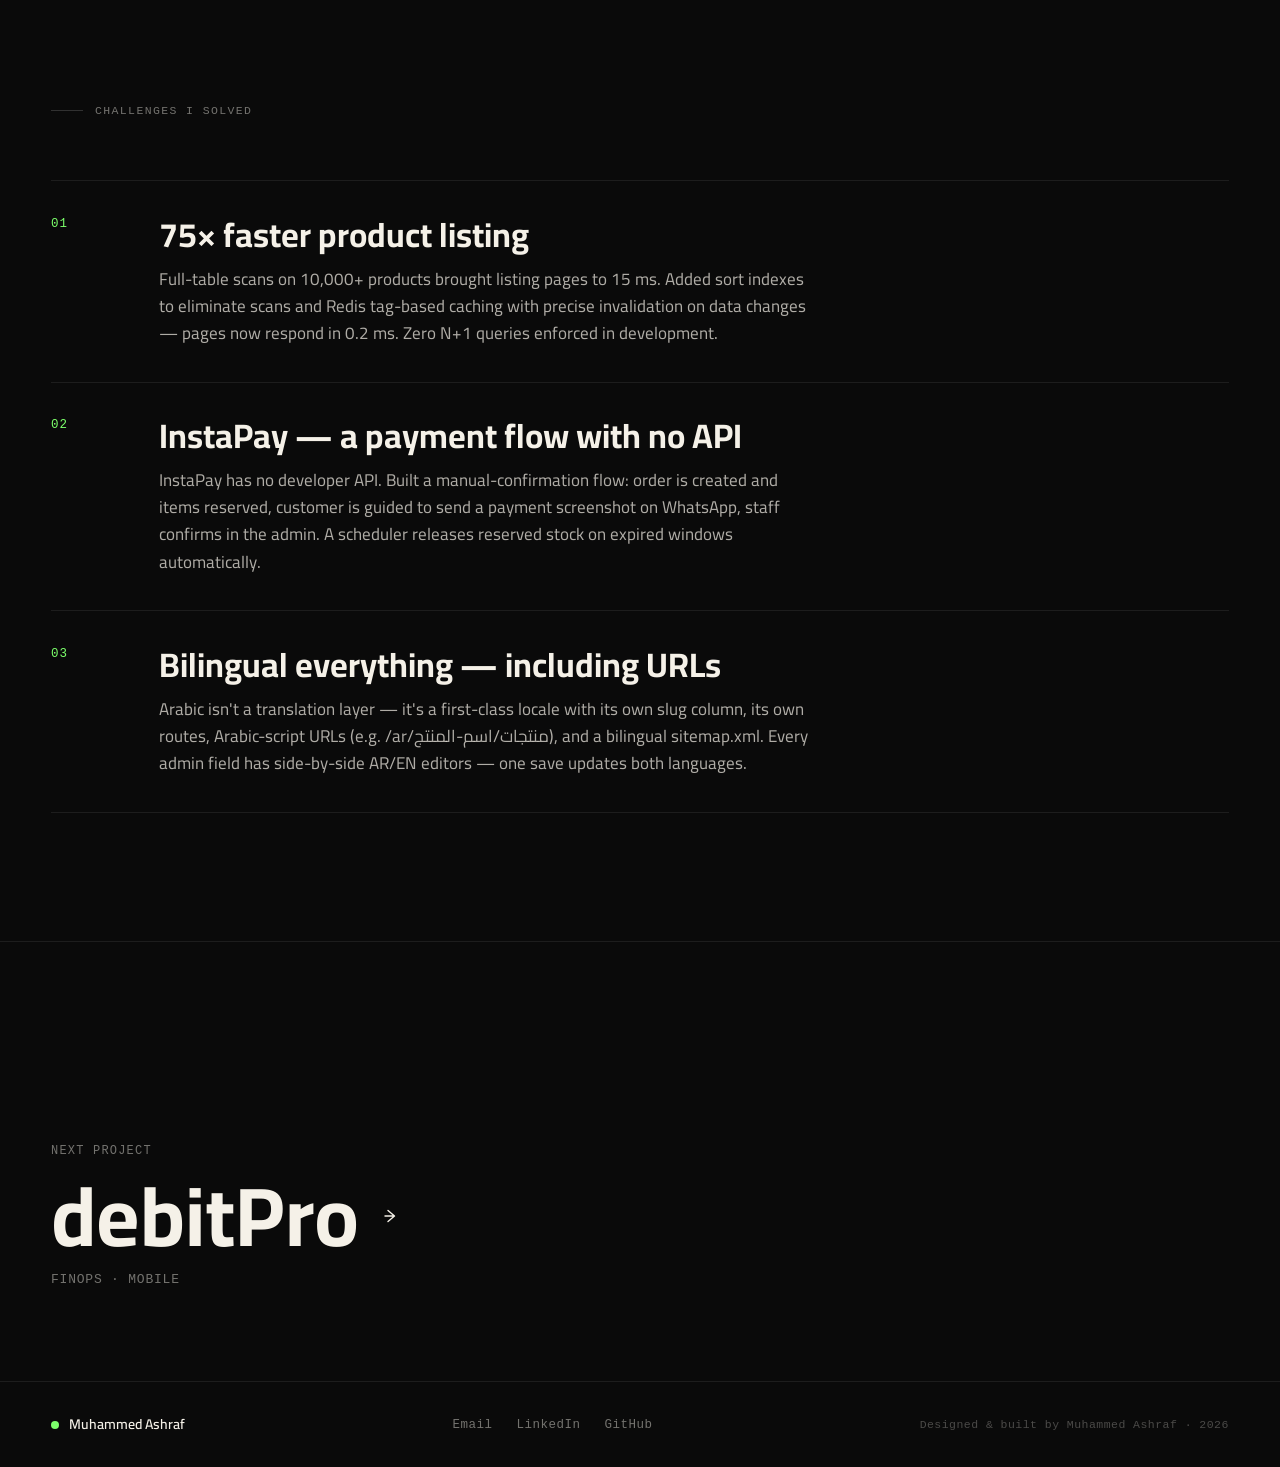
<file: project-dots.html>
<!doctype html>
<html lang="en" dir="ltr">
<head>
  <meta charset="utf-8" />
  <meta name="viewport" content="width=device-width, initial-scale=1" />
  <title>DOTS — Muhammed Ashraf</title>
  <meta name="description" content="Case study: DOTS — Bilingual e-commerce platform for Egyptian lighting and electrical suppliers, built by Muhammed Ashraf." />

  <link rel="preconnect" href="https://fonts.googleapis.com" />
  <link rel="preconnect" href="https://fonts.gstatic.com" crossorigin />
  <link href="https://fonts.googleapis.com/css2?family=Cairo:wght@300;400;500;600;700&display=swap" rel="stylesheet" />
  <link rel="stylesheet" href="style.css" />

  <script>
    (function () {
      var th = localStorage.getItem("ma_theme") || "dark";
      var lg = localStorage.getItem("ma_lang")  || "en";
      document.documentElement.setAttribute("data-theme", th);
      if (lg === "ar") { document.documentElement.lang = "ar"; document.documentElement.dir = "rtl"; }
    })();
  </script>
</head>
<body data-page="project-web">

  <!-- ── Navbar ──────────────────────────────────────────────────────────── -->
  <nav class="navbar" id="js-navbar">
    <div class="navbar__inner">
      <a href="index.html" class="navbar__brand">
        <span class="navbar__brand-dot"></span>
        <span class="navbar__brand-name">Muhammed Ashraf</span>
        <span class="navbar__brand-role" data-i18n="hero.role">Full-Stack Developer</span>
      </a>
      <div class="navbar__links">
        <a href="index.html#work"    class="navbar__link" data-i18n="nav.work">Work</a>
        <a href="index.html#about"   class="navbar__link" data-i18n="nav.about">About</a>
        <a href="index.html#process" class="navbar__link" data-i18n="nav.process">Process</a>
        <a href="index.html#stack"   class="navbar__link" data-i18n="nav.stack">Stack</a>
        <a href="index.html#contact" class="navbar__link" data-i18n="nav.contact">Contact</a>
      </div>
      <div class="navbar__controls">
        <button class="theme-switcher" data-action="toggle-theme" aria-label="Toggle theme"></button>
        <button class="lang-switcher" data-action="toggle-lang" aria-label="Toggle language">
          <span class="lang-switcher__option lang-switcher__option--active" data-lang="en">EN</span>
          <span class="lang-switcher__sep">/</span>
          <span class="lang-switcher__option" data-lang="ar">ع</span>
        </button>
      </div>
    </div>
  </nav>

  <main class="project-page">

    <!-- ── Project hero ──────────────────────────────────────────────────── -->
    <header class="pp-hero">
      <div class="page-wrap">
        <a href="index.html" class="pp-hero__back">
          <span data-back-arrow></span>
          <span data-i18n="pp.back">Back to all work</span>
        </a>

        <div class="anim-reveal">
          <div class="pp-hero__meta">
            <span class="pp-hero__category" data-i18n="dots.pp.cat">E-Commerce Platform · Web</span>
            <span class="pp-hero__sep">·</span>
            <span>Oct 2026</span>
            <span class="pp-hero__sep">·</span>
            <span>Web</span>
          </div>
        </div>
        <div class="anim-reveal anim-reveal--delay-60">
          <h1 class="pp-hero__title" data-i18n="dots.pp.name">DOTS</h1>
        </div>
        <div class="anim-reveal anim-reveal--delay-120">
          <p class="pp-hero__tagline" data-i18n="dots.pp.tagline">A production-ready, bilingual e-commerce and catalog platform for Egyptian lighting and electrical suppliers — Arabic-first, RTL-native, with WhatsApp as the primary sales channel.</p>
        </div>
        <div class="anim-reveal anim-reveal--delay-180">
          <div class="pp-hero__actions">
            <a href="#" class="btn btn--primary" target="_blank" rel="noreferrer">
              <span data-i18n="pp.live">Live demo</span>
              <span data-arrow></span>
            </a>
          </div>
        </div>

        <div class="anim-reveal pp-hero__visual anim-reveal--delay-240">
          <div class="pp-hero__cover">
            <div class="proj-showcase proj-showcase--web proj-showcase--dots">
              <div class="proj-showcase__bg"></div>
              <div class="proj-showcase__grid"></div>
              <div class="proj-showcase__browser-wrap">
                <div class="browser-frame">
                  <div class="browser-frame__bar">
                    <div class="browser-frame__dots">
                      <span class="browser-frame__dot"></span>
                      <span class="browser-frame__dot"></span>
                      <span class="browser-frame__dot"></span>
                    </div>
                  </div>
                  <div class="browser-frame__viewport">
                    <img src="Screens/dots/hero.png" alt="DOTS platform — hero screenshot" loading="lazy" />
                  </div>
                </div>
              </div>
              <div class="proj-showcase__tag">
                <span class="proj-showcase__tag-dot"></span>
                <span>Web · AR / EN</span>
              </div>
            </div>
          </div>
        </div>
      </div>
    </header>

    <!-- ── Walkthrough ────────────────────────────────────────────────────── -->
    <section class="pp-section">
      <div class="page-wrap">
        <div class="anim-reveal">
          <div class="section-label">
            <span class="section-label__line"></span>
            <span class="section-label__text" data-i18n="pp.walkthrough">Project walkthrough</span>
          </div>
        </div>
        <div class="anim-reveal anim-reveal--delay-60">
          <p class="pp-section__intro" data-i18n="pp.walkthrough.sub">A short video where I walk through the problem, the system, and the key decisions.</p>
        </div>
        <div class="anim-reveal anim-reveal--delay-120">
          <div class="walkthrough-frame walkthrough-frame--dots">
            <div class="walkthrough-frame__bg"></div>
            <button class="walkthrough-frame__play" aria-label="Play walkthrough">
              <svg width="28" height="28" viewBox="0 0 24 24" fill="currentColor" aria-hidden="true"><path d="M8 5v14l11-7z"/></svg>
            </button>
            <div class="walkthrough-frame__caption">Video to be added · placeholder</div>
          </div>
        </div>
      </div>
    </section>

    <!-- ── Problem / Solution ─────────────────────────────────────────────── -->
    <section class="pp-section pp-section--alt">
      <div class="page-wrap">
        <div class="pp-overview">
          <div class="anim-reveal pp-overview__col">
            <div class="section-label">
              <span class="section-label__line"></span>
              <span class="section-label__text" data-i18n="pp.problem">The problem</span>
            </div>
            <p class="pp-overview__body" data-i18n="dots.problem">An Egyptian lighting and electrical supplier had no digital presence: the catalog lived in WhatsApp messages and PDFs, quotes were written by hand, and payments were tracked in notebooks. International e-commerce platforms offered no RTL support, no Egyptian payment gateways, and no understanding of a market where WhatsApp is the sales floor.</p>
          </div>
          <div class="anim-reveal pp-overview__col pp-overview__col--solution anim-reveal--delay-80">
            <div class="section-label">
              <span class="section-label__line"></span>
              <span class="section-label__text" data-i18n="pp.solution">The solution</span>
            </div>
            <p class="pp-overview__body" data-i18n="dots.solution">Built DOTS from scratch on Laravel 13 and Livewire 4 — a fully bilingual (AR/EN) RTL-native platform covering the full customer journey: discovery, catalog, cart, checkout, three Egyptian payment methods, order tracking, and a complete back-office, with WhatsApp woven into every step as the primary sales channel.</p>
          </div>
        </div>
      </div>
    </section>

    <!-- ── Tech stack ─────────────────────────────────────────────────────── -->
    <section class="pp-section">
      <div class="page-wrap">
        <div class="anim-reveal">
          <div class="section-label">
            <span class="section-label__line"></span>
            <span class="section-label__text" data-i18n="pp.stack">Tech stack</span>
          </div>
        </div>
        <div class="anim-reveal pp-tech-stack anim-reveal--delay-60">
          <div class="pp-tech-stack__item"><span class="pp-tech-stack__dot"></span>Laravel 13</div>
          <div class="pp-tech-stack__item"><span class="pp-tech-stack__dot"></span>Livewire 4</div>
          <div class="pp-tech-stack__item"><span class="pp-tech-stack__dot"></span>Alpine.js</div>
          <div class="pp-tech-stack__item"><span class="pp-tech-stack__dot"></span>MySQL 8</div>
          <div class="pp-tech-stack__item"><span class="pp-tech-stack__dot"></span>Redis</div>
          <div class="pp-tech-stack__item"><span class="pp-tech-stack__dot"></span>Vite</div>
          <div class="pp-tech-stack__item"><span class="pp-tech-stack__dot"></span>Paymob</div>
          <div class="pp-tech-stack__item"><span class="pp-tech-stack__dot"></span>Spatie packages</div>
          <div class="pp-tech-stack__item"><span class="pp-tech-stack__dot"></span>Pest</div>
        </div>
      </div>
    </section>

    <!-- ── Features ───────────────────────────────────────────────────────── -->
    <section class="pp-section pp-section--alt">
      <div class="page-wrap">
        <div class="anim-reveal">
          <div class="section-label">
            <span class="section-label__line"></span>
            <span class="section-label__text" data-i18n="pp.features">Key features</span>
          </div>
        </div>
        <div class="pp-features">
          <div class="anim-reveal pp-feature anim-reveal--delay-60">
            <div class="pp-feature__num">01</div>
            <div class="pp-feature__body"><p data-i18n="dots.f1">Arabic-first, RTL-native — Arabic-script URLs, bilingual sitemap, hreflang, language switcher that keeps page context</p></div>
          </div>
          <div class="anim-reveal pp-feature anim-reveal--delay-100">
            <div class="pp-feature__num">02</div>
            <div class="pp-feature__body"><p data-i18n="dots.f2">Livewire-powered product listing — faceted filtering by category, brand, attributes, price range; 4 sort modes; grid/list toggle; shareable filter URLs</p></div>
          </div>
          <div class="anim-reveal pp-feature anim-reveal--delay-140">
            <div class="pp-feature__num">03</div>
            <div class="pp-feature__body"><p data-i18n="dots.f3">Three Egyptian payment methods: Cash on Delivery, Paymob card checkout, and InstaPay via WhatsApp — with automatic stock reservation and release</p></div>
          </div>
          <div class="anim-reveal pp-feature anim-reveal--delay-180">
            <div class="pp-feature__num">04</div>
            <div class="pp-feature__body"><p data-i18n="dots.f4">WhatsApp as a first-class channel — every click logged (source, product, cart, order), bilingual editable templates, cart quoting in one tap</p></div>
          </div>
          <div class="anim-reveal pp-feature anim-reveal--delay-220">
            <div class="pp-feature__num">05</div>
            <div class="pp-feature__body"><p data-i18n="dots.f5">Full custom admin panel — products, variants, categories, orders, customers, coupons, delivery methods, payment methods, blog, services, projects, SEO, settings</p></div>
          </div>
          <div class="anim-reveal pp-feature anim-reveal--delay-260">
            <div class="pp-feature__num">06</div>
            <div class="pp-feature__body"><p data-i18n="dots.f6">565 automated tests — unit and feature coverage for checkout, payments, coupons, delivery rules, stock, WhatsApp logging, auth, and guard separation</p></div>
          </div>
        </div>
      </div>
    </section>

    <!-- ── Challenges ─────────────────────────────────────────────────────── -->
    <section class="pp-section">
      <div class="page-wrap">
        <div class="anim-reveal">
          <div class="section-label">
            <span class="section-label__line"></span>
            <span class="section-label__text" data-i18n="pp.challenges">Challenges I solved</span>
          </div>
        </div>
        <div class="pp-challenges">
          <div class="anim-reveal pp-challenge anim-reveal--delay-60">
            <div class="pp-challenge__marker">01</div>
            <div class="pp-challenge__content">
              <h3 class="pp-challenge__title" data-i18n="dots.c1.title">75× faster product listing</h3>
              <p class="pp-challenge__body" data-i18n="dots.c1.body">Full-table scans on 10,000+ products brought listing pages to 15 ms. Added sort indexes to eliminate scans and Redis tag-based caching with precise invalidation on data changes — pages now respond in 0.2 ms. Zero N+1 queries enforced in development.</p>
            </div>
          </div>
          <div class="anim-reveal pp-challenge anim-reveal--delay-120">
            <div class="pp-challenge__marker">02</div>
            <div class="pp-challenge__content">
              <h3 class="pp-challenge__title" data-i18n="dots.c2.title">InstaPay — a payment flow with no API</h3>
              <p class="pp-challenge__body" data-i18n="dots.c2.body">InstaPay has no developer API. Built a manual-confirmation flow: order is created and items reserved, customer is guided to send a payment screenshot on WhatsApp, staff confirms in the admin. A scheduler releases reserved stock on expired windows automatically.</p>
            </div>
          </div>
          <div class="anim-reveal pp-challenge anim-reveal--delay-180">
            <div class="pp-challenge__marker">03</div>
            <div class="pp-challenge__content">
              <h3 class="pp-challenge__title" data-i18n="dots.c3.title">Bilingual everything — including URLs</h3>
              <p class="pp-challenge__body" data-i18n="dots.c3.body">Arabic isn't a translation layer — it's a first-class locale with its own slug column, its own routes, Arabic-script URLs (e.g. /ar/منتجات/اسم-المنتج), and a bilingual sitemap.xml. Every admin field has side-by-side AR/EN editors — one save updates both languages.</p>
            </div>
          </div>
        </div>
      </div>
    </section>

    <!-- ── Next project ───────────────────────────────────────────────────── -->
    <section class="pp-section pp-section--next">
      <div class="page-wrap">
        <div class="anim-reveal">
          <a href="project-mobile.html" class="pp-next">
            <div class="pp-next__label" data-i18n="pp.next">Next project</div>
            <div class="pp-next__name">
              <span data-i18n="dots.next.name">debitPro</span>
              <span data-arrow></span>
            </div>
            <div class="pp-next__category" data-i18n="dots.next.cat">FinOps · Mobile</div>
          </a>
        </div>
      </div>
    </section>

  </main>

  <!-- ── Footer ────────────────────────────────────────────────────────────── -->
  <footer class="site-footer">
    <div class="page-wrap site-footer__inner">
      <div class="site-footer__brand">
        <span class="navbar__brand-dot"></span>
        <span>Muhammed Ashraf</span>
      </div>
      <div class="site-footer__links">
        <a href="mailto:muhammedashrafsaleh@gmail.com">Email</a>
        <a href="https://www.linkedin.com/in/muhammedashrafsaleh/" target="_blank" rel="noreferrer">LinkedIn</a>
        <a href="https://github.com/" target="_blank" rel="noreferrer">GitHub</a>
      </div>
      <div class="site-footer__copy" data-i18n="footer.copy">Designed &amp; built by Muhammed Ashraf · 2026</div>
    </div>
  </footer>

  <script src="main.js"></script>
</body>
</html>
</file>
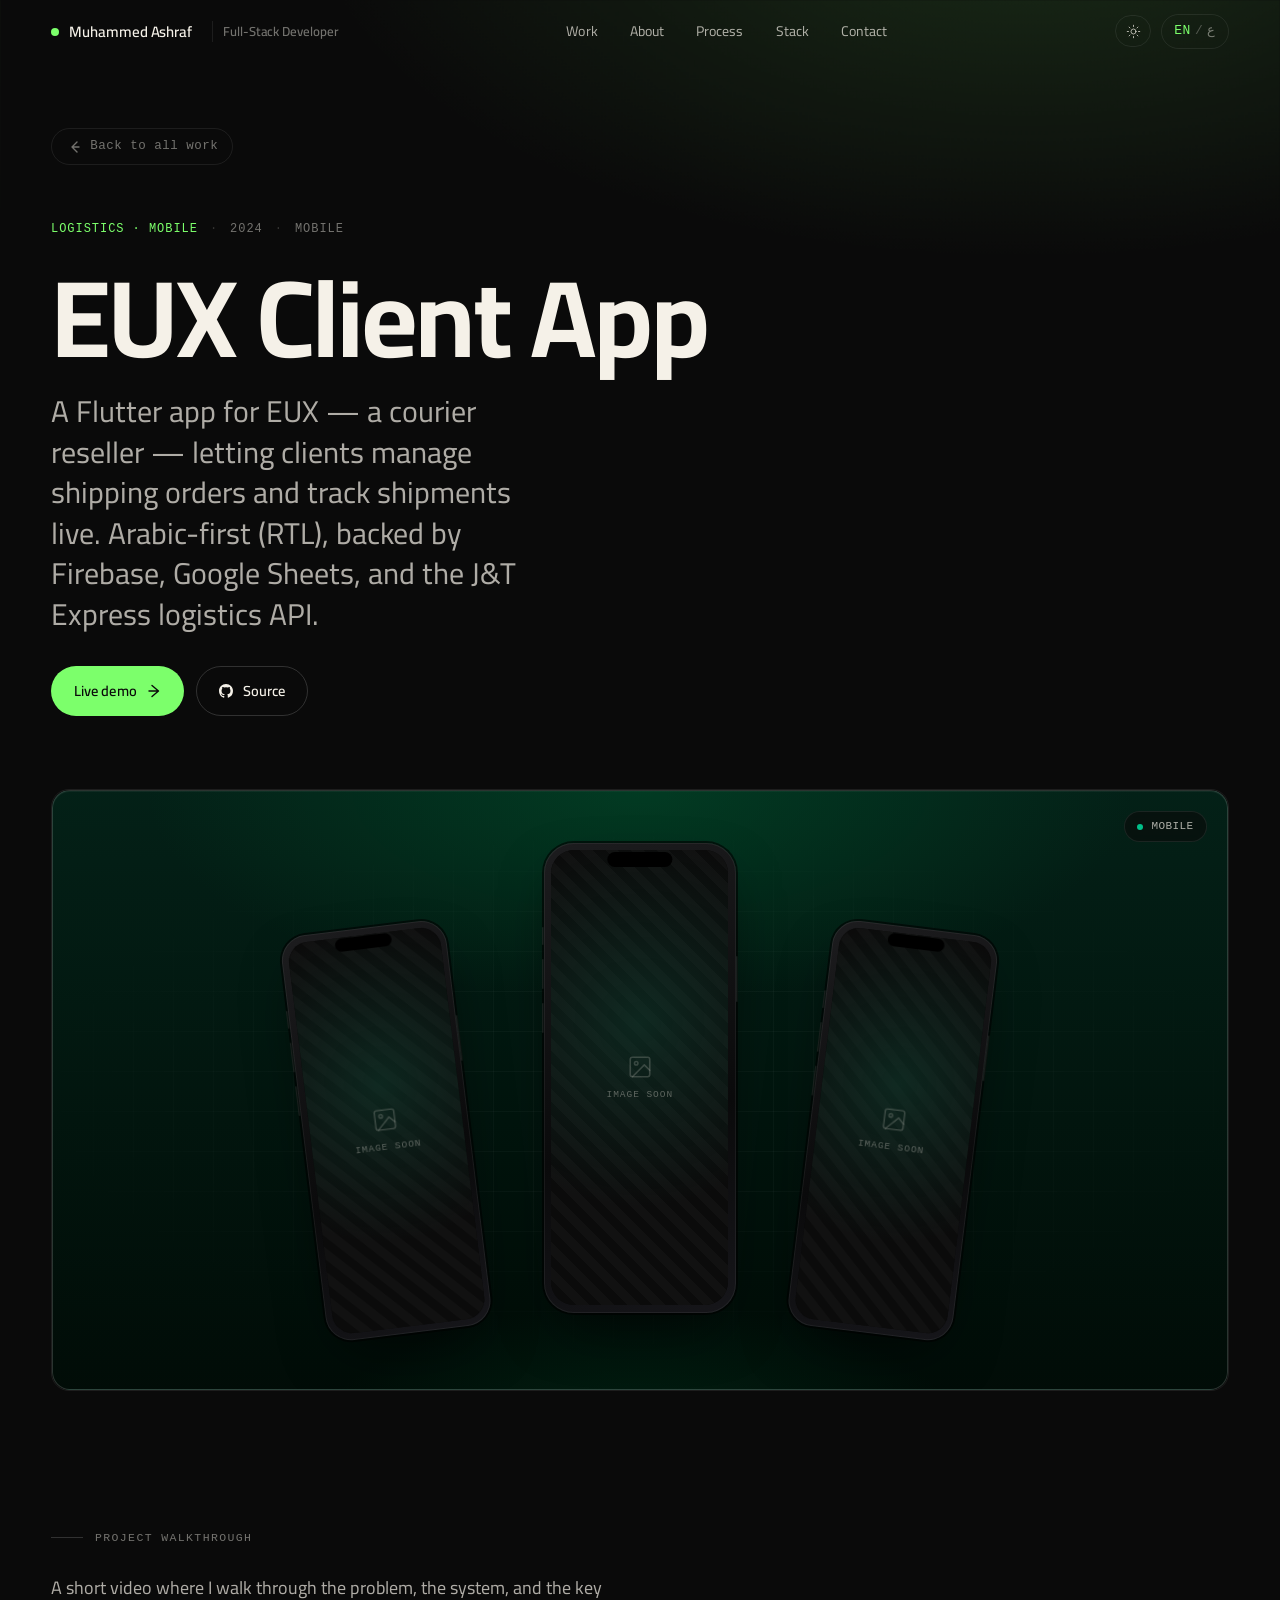
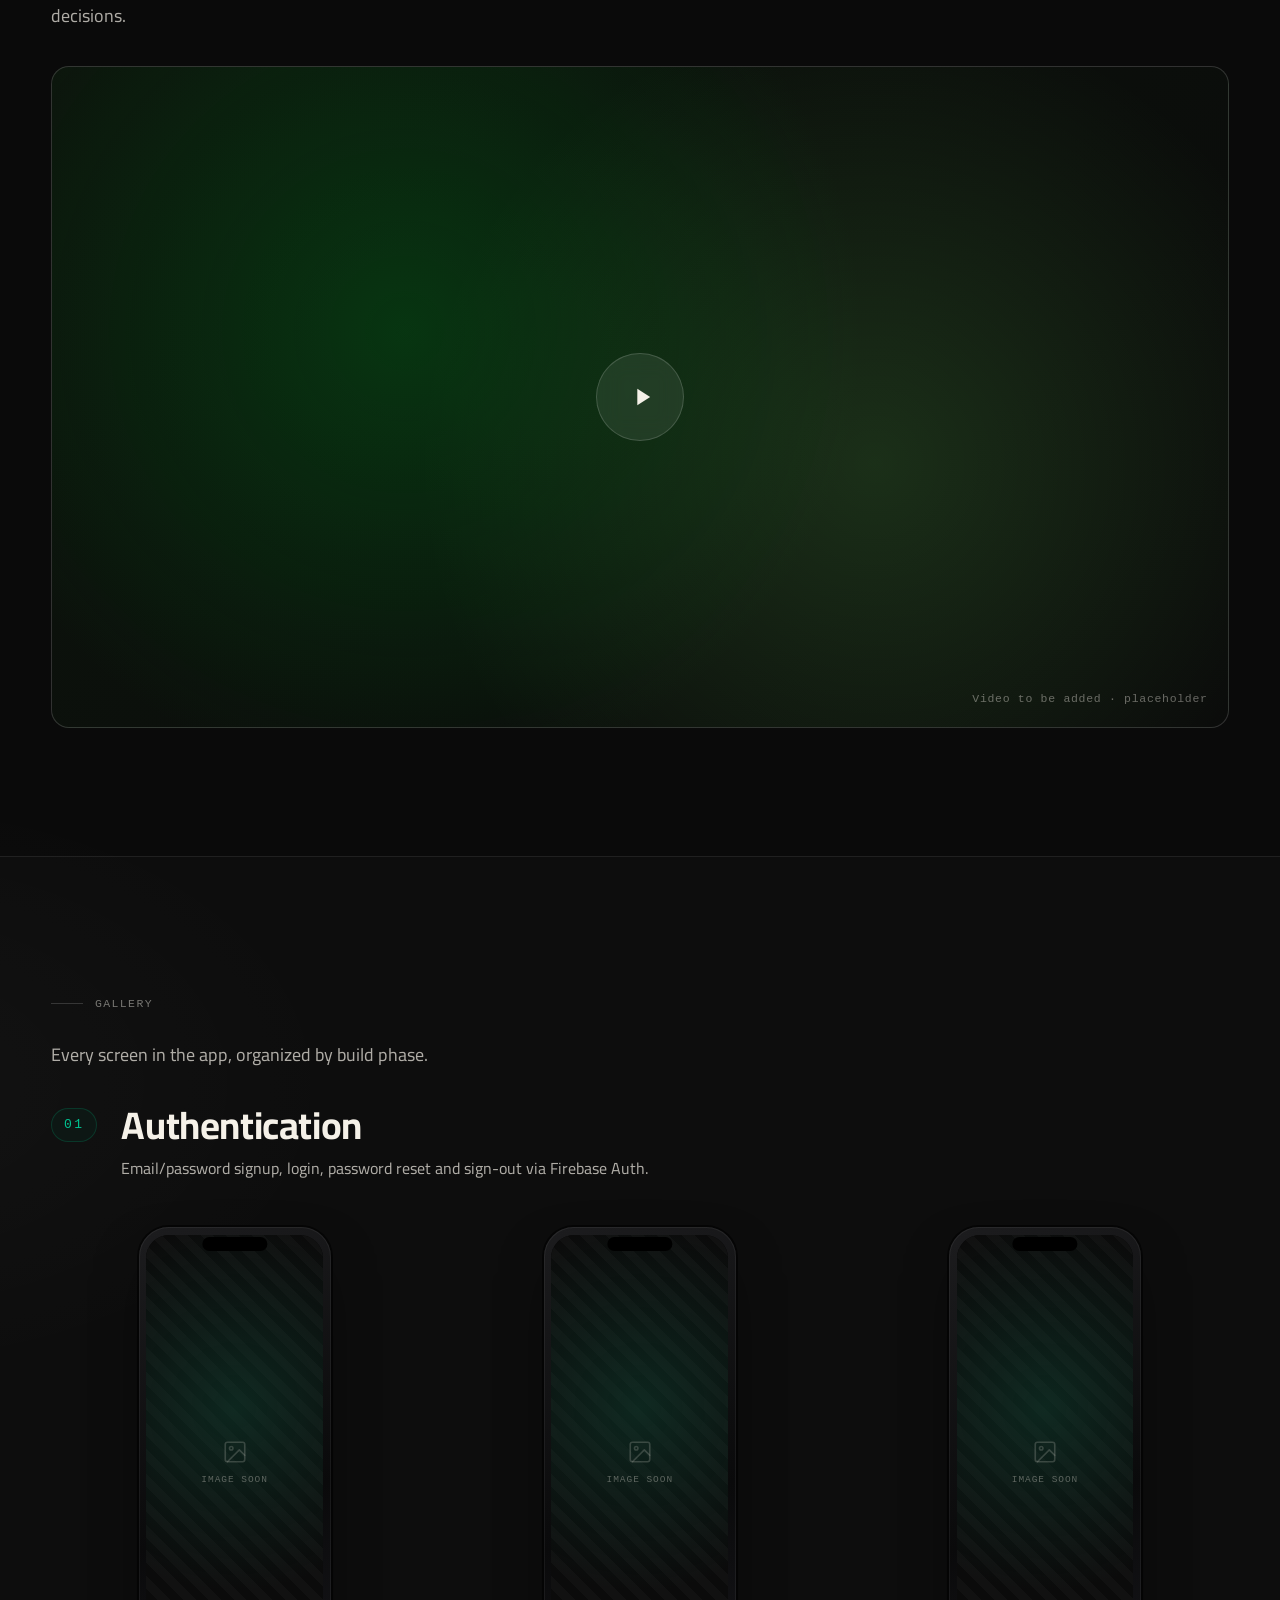
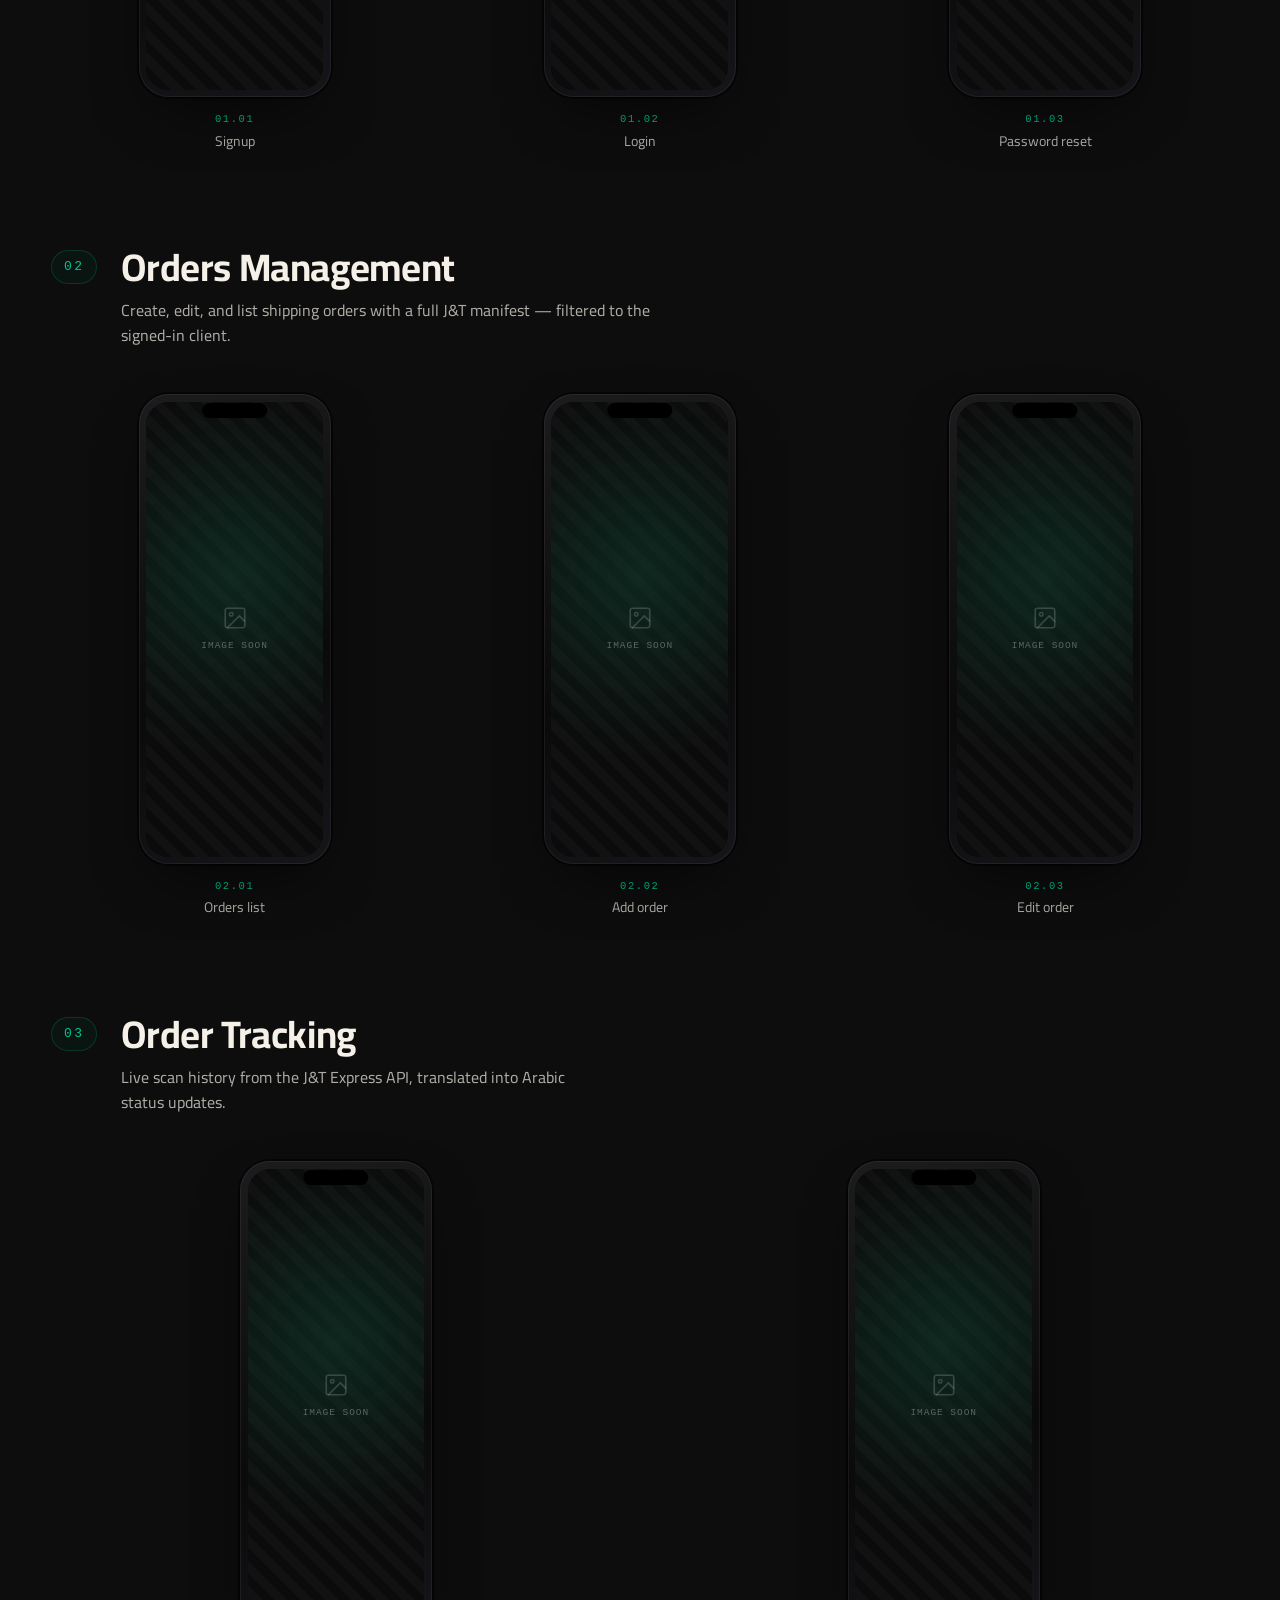
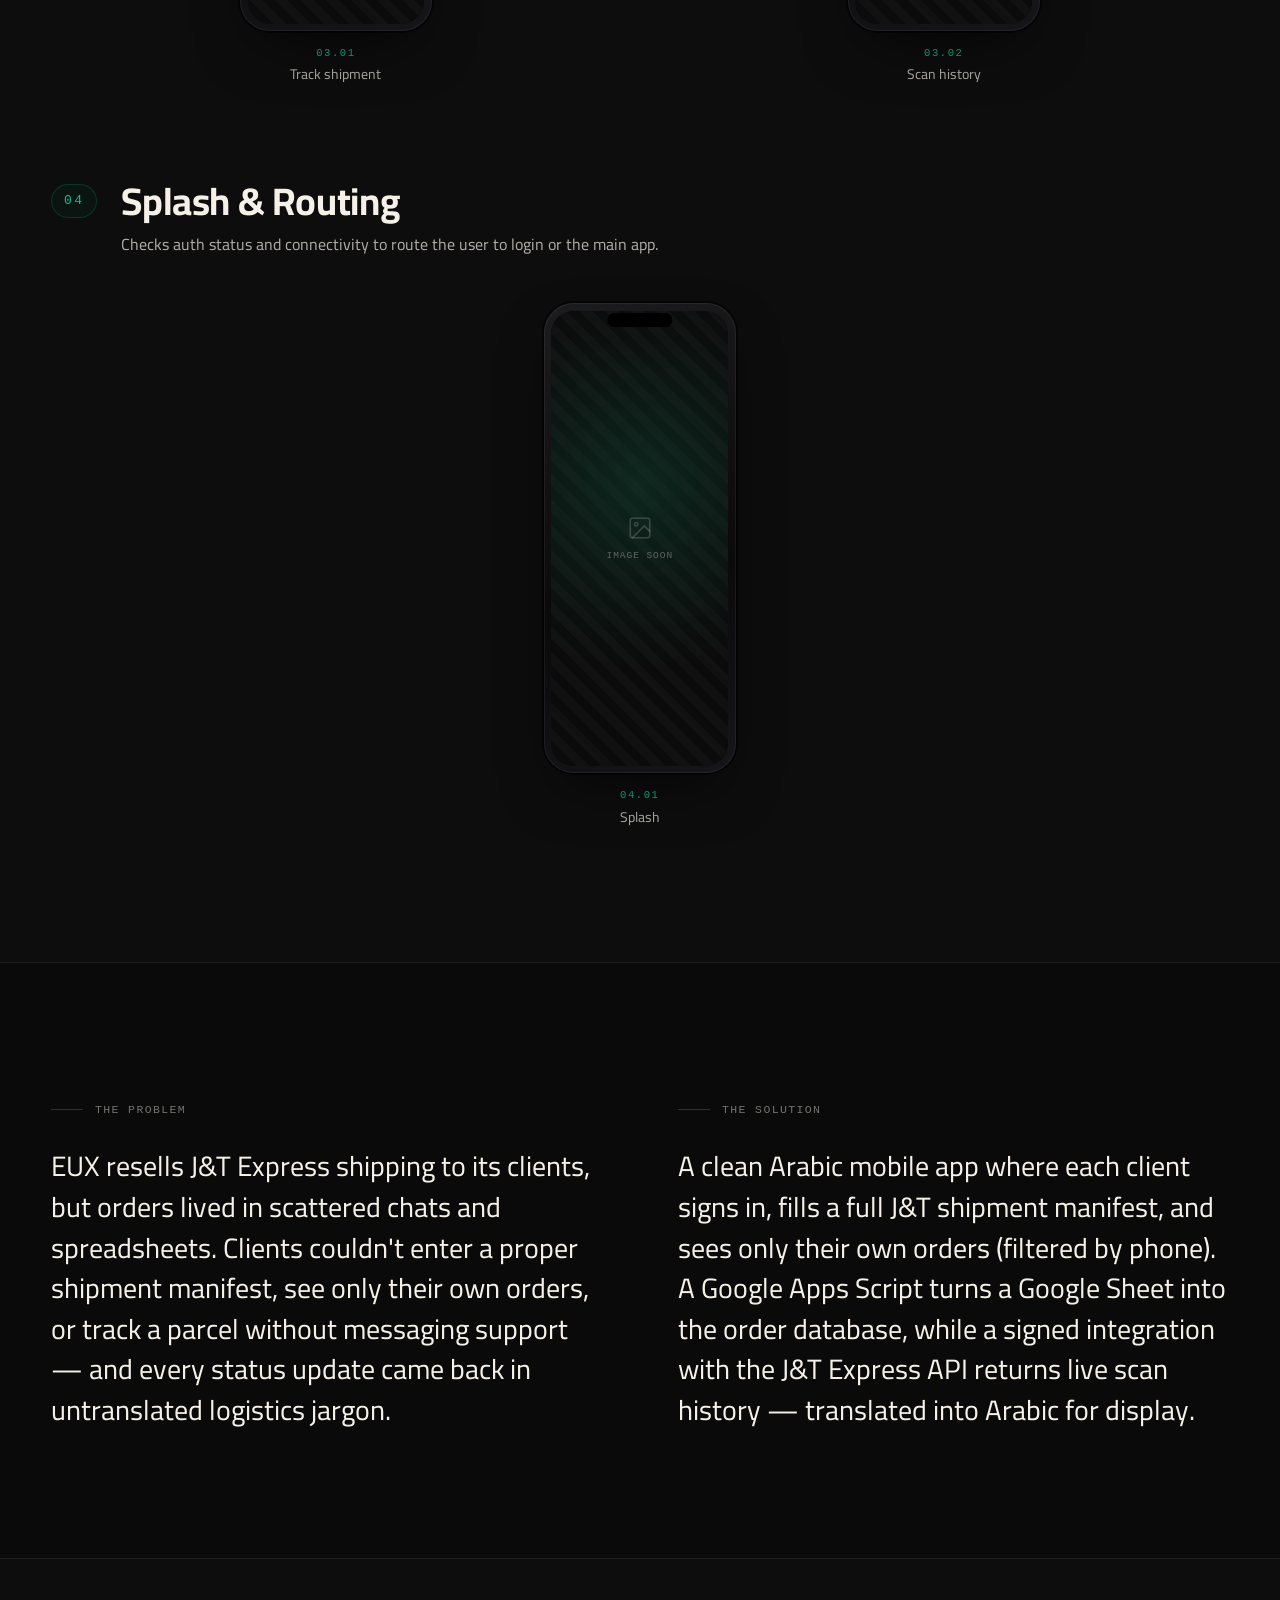
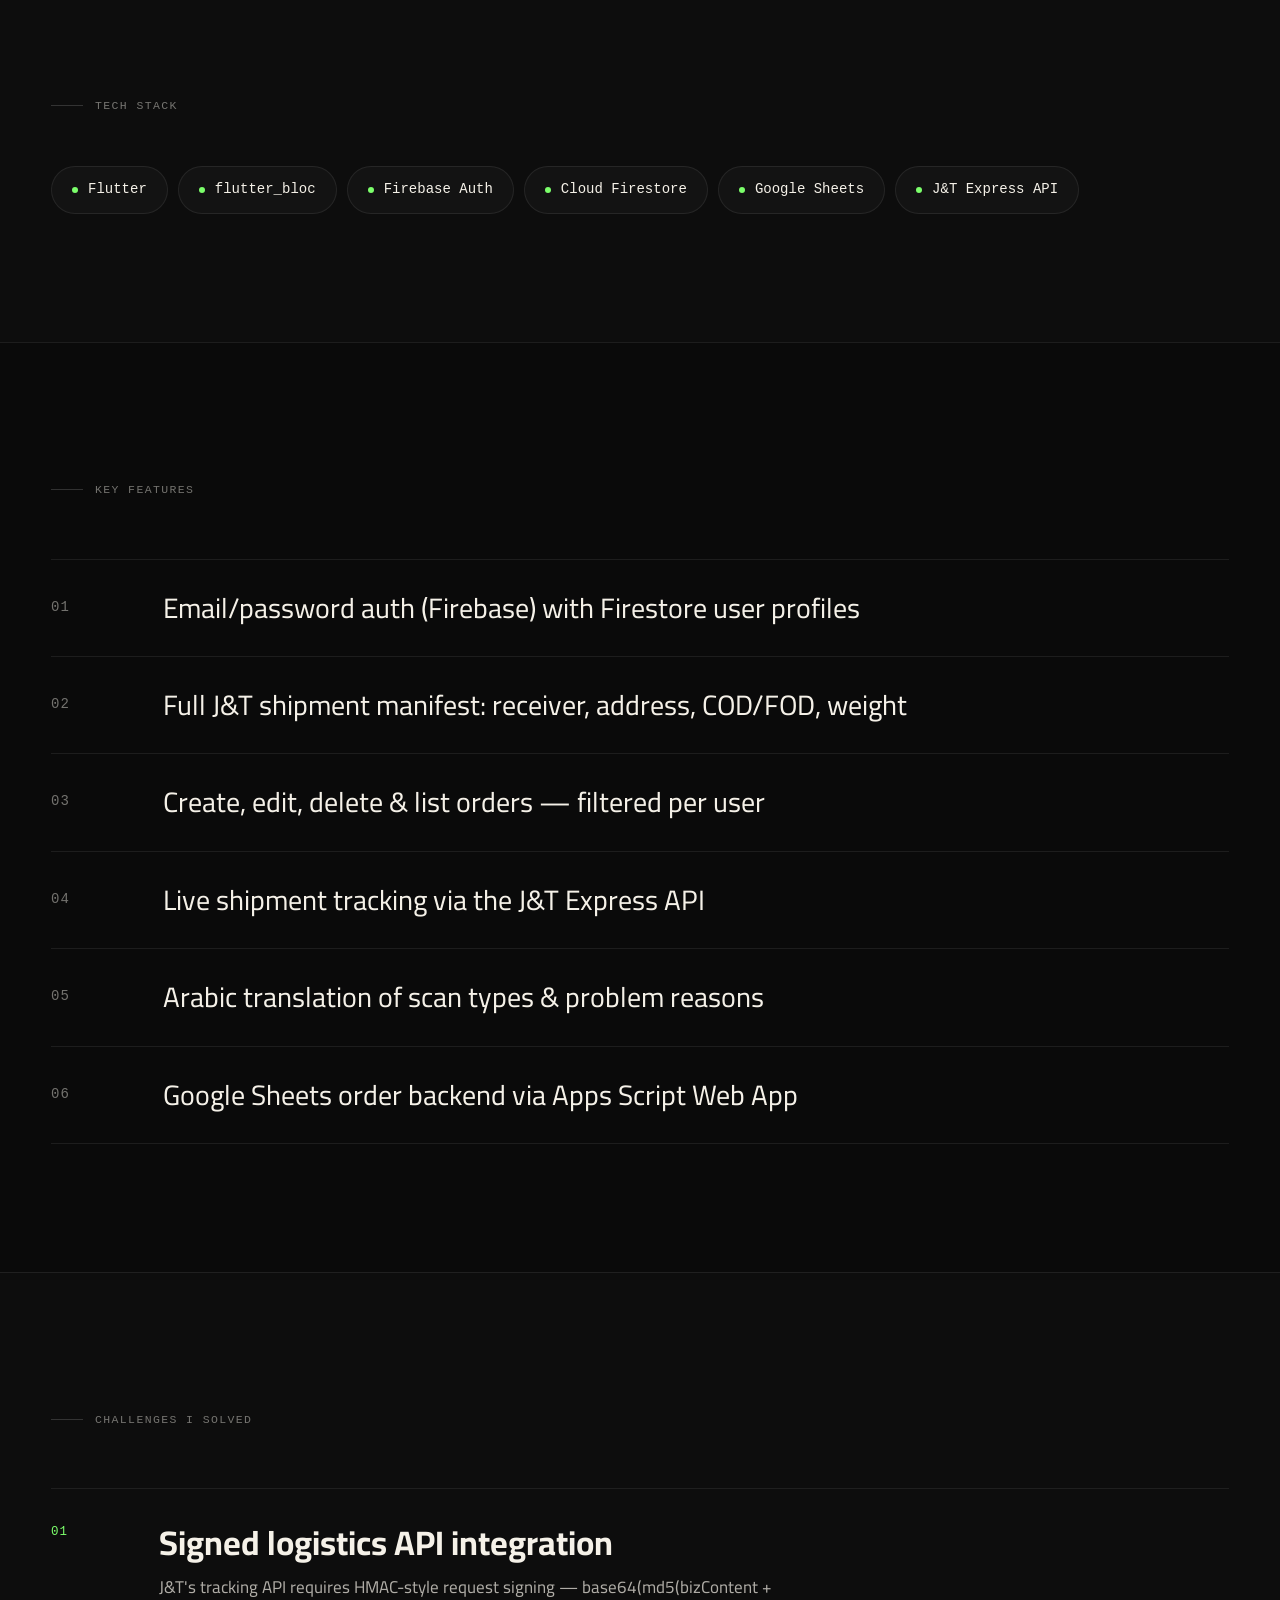
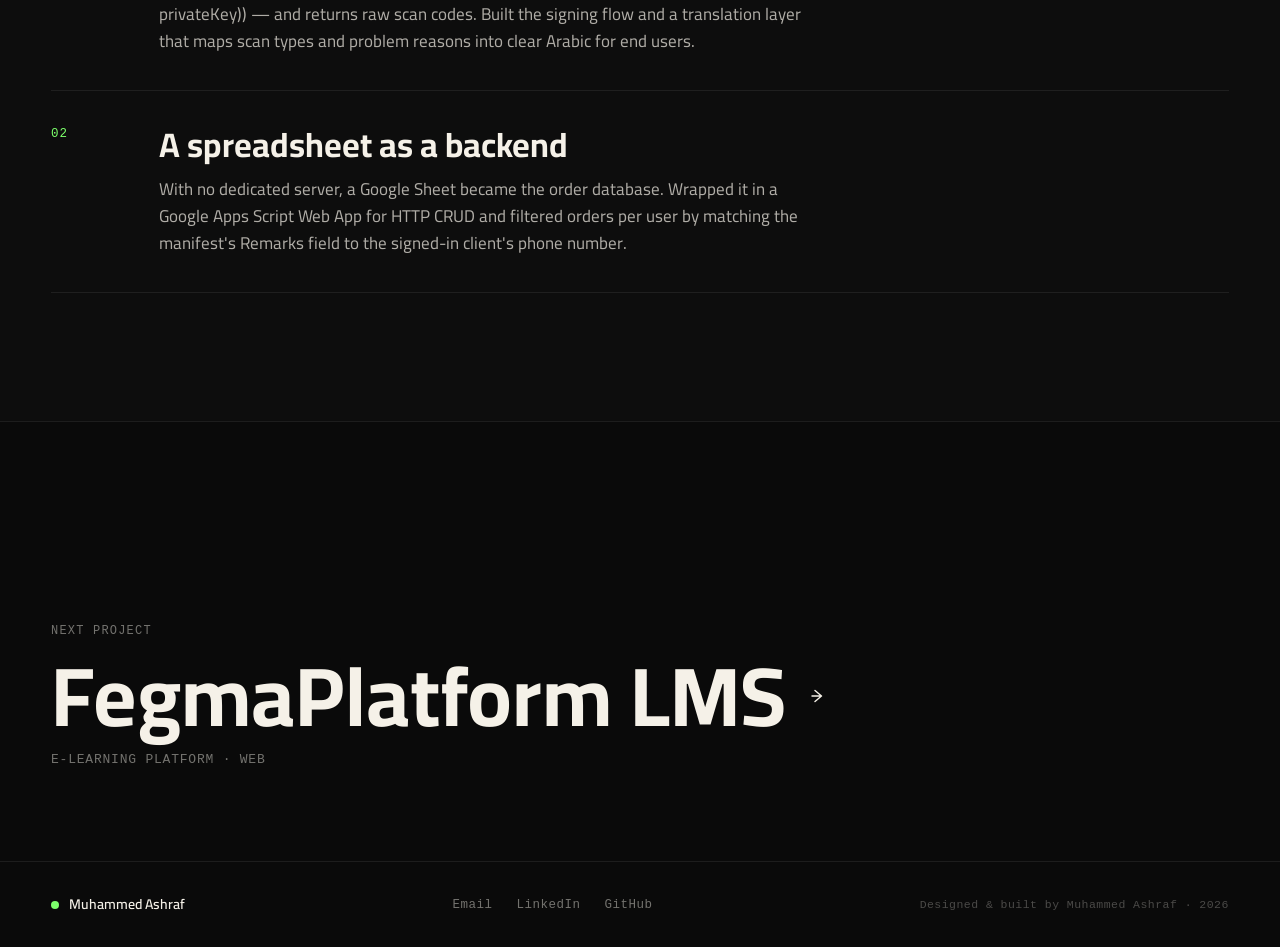
<file: project-eux.html>
<!doctype html>
<html lang="en" dir="ltr">
<head>
  <meta charset="utf-8" />
  <meta name="viewport" content="width=device-width, initial-scale=1" />
  <title>EUX Client App — Muhammed Ashraf</title>
  <meta name="description" content="Case study: EUX — Arabic-first shipping app with live J&T Express tracking, built by Muhammed Ashraf." />

  <link rel="preconnect" href="https://fonts.googleapis.com" />
  <link rel="preconnect" href="https://fonts.gstatic.com" crossorigin />
  <link href="https://fonts.googleapis.com/css2?family=Cairo:wght@300;400;500;600;700&display=swap" rel="stylesheet" />
  <link rel="stylesheet" href="style.css" />

  <script>
    (function () {
      var th = localStorage.getItem("ma_theme") || "dark";
      var lg = localStorage.getItem("ma_lang")  || "en";
      document.documentElement.setAttribute("data-theme", th);
      if (lg === "ar") { document.documentElement.lang = "ar"; document.documentElement.dir = "rtl"; }
    })();
  </script>
</head>
<body data-page="project-mobile">

  <!-- ── Navbar ──────────────────────────────────────────────────────────── -->
  <nav class="navbar" id="js-navbar">
    <div class="navbar__inner">
      <a href="index.html" class="navbar__brand">
        <span class="navbar__brand-dot"></span>
        <span class="navbar__brand-name">Muhammed Ashraf</span>
        <span class="navbar__brand-role" data-i18n="hero.role">Full-Stack Developer</span>
      </a>
      <div class="navbar__links">
        <a href="index.html#work"    class="navbar__link" data-i18n="nav.work">Work</a>
        <a href="index.html#about"   class="navbar__link" data-i18n="nav.about">About</a>
        <a href="index.html#process" class="navbar__link" data-i18n="nav.process">Process</a>
        <a href="index.html#stack"   class="navbar__link" data-i18n="nav.stack">Stack</a>
        <a href="index.html#contact" class="navbar__link" data-i18n="nav.contact">Contact</a>
      </div>
      <div class="navbar__controls">
        <button class="theme-switcher" data-action="toggle-theme" aria-label="Toggle theme"></button>
        <button class="lang-switcher" data-action="toggle-lang" aria-label="Toggle language">
          <span class="lang-switcher__option lang-switcher__option--active" data-lang="en">EN</span>
          <span class="lang-switcher__sep">/</span>
          <span class="lang-switcher__option" data-lang="ar">ع</span>
        </button>
      </div>
    </div>
  </nav>

  <main class="project-page">

    <!-- ── Project hero ──────────────────────────────────────────────────── -->
    <header class="pp-hero">
      <div class="page-wrap">
        <a href="index.html" class="pp-hero__back">
          <span data-back-arrow></span>
          <span data-i18n="pp.back">Back to all work</span>
        </a>

        <div class="anim-reveal">
          <div class="pp-hero__meta">
            <span class="pp-hero__category" data-i18n="eux.pp.cat">Logistics · Mobile</span>
            <span class="pp-hero__sep">·</span>
            <span>2024</span>
            <span class="pp-hero__sep">·</span>
            <span>Mobile</span>
          </div>
        </div>
        <div class="anim-reveal anim-reveal--delay-60">
          <h1 class="pp-hero__title" data-i18n="eux.pp.name">EUX Client App</h1>
        </div>
        <div class="anim-reveal anim-reveal--delay-120">
          <p class="pp-hero__tagline" data-i18n="eux.pp.tagline">A Flutter app for EUX — a courier reseller — letting clients manage shipping orders and track shipments live.</p>
        </div>
        <div class="anim-reveal anim-reveal--delay-180">
          <div class="pp-hero__actions">
            <a href="#" class="btn btn--primary" target="_blank" rel="noreferrer">
              <span data-i18n="pp.live">Live demo</span>
              <span data-arrow></span>
            </a>
            <a href="#" class="btn btn--ghost" target="_blank" rel="noreferrer">
              <svg width="14" height="14" viewBox="0 0 16 16" fill="currentColor" aria-hidden="true"><path d="M8 0C3.58 0 0 3.58 0 8a8 8 0 005.47 7.59c.4.07.55-.17.55-.38 0-.19-.01-.82-.01-1.49-2.01.37-2.53-.49-2.69-.94-.09-.23-.48-.94-.82-1.13-.28-.15-.68-.52-.01-.53.63-.01 1.08.58 1.23.82.72 1.21 1.87.87 2.33.66.07-.52.28-.87.51-1.07-1.78-.2-3.64-.89-3.64-3.95 0-.87.31-1.59.82-2.15-.08-.2-.36-1.02.08-2.12 0 0 .67-.21 2.2.82a7.42 7.42 0 014 0c1.53-1.04 2.2-.82 2.2-.82.44 1.1.16 1.92.08 2.12.51.56.82 1.27.82 2.15 0 3.07-1.87 3.75-3.65 3.95.29.25.54.73.54 1.48 0 1.07-.01 1.93-.01 2.2 0 .21.15.46.55.38A8.01 8.01 0 0016 8c0-4.42-3.58-8-8-8z"/></svg>
              <span data-i18n="pp.source">Source</span>
            </a>
          </div>
        </div>

        <!-- Three-phone showcase -->
        <div class="anim-reveal pp-hero__visual anim-reveal--delay-240">
          <div class="pp-hero__cover">
            <div class="proj-showcase proj-showcase--eux">
              <div class="proj-showcase__bg"></div>
              <div class="proj-showcase__grid"></div>
              <div class="proj-showcase__phones">
                <div class="proj-showcase__phone proj-showcase__phone--left">
                  <div class="phone-frame">
                    <div class="phone-frame__bezel">
                      <div class="phone-frame__notch"></div>
                      <div class="phone-frame__screen">
                        <div class="media-ph"><svg viewBox="0 0 24 24" fill="none" stroke="currentColor" stroke-width="1.5" stroke-linecap="round" stroke-linejoin="round" aria-hidden="true"><rect x="3" y="3" width="18" height="18" rx="2"/><circle cx="8.5" cy="8.5" r="1.6"/><path d="M21 15l-5-5L5 21"/></svg><span class="media-ph__label">Image soon</span></div>
                      </div>
                      <div class="phone-frame__side phone-frame__side--left">
                        <span class="phone-frame__btn phone-frame__btn--mute"></span>
                        <span class="phone-frame__btn phone-frame__btn--vol-up"></span>
                        <span class="phone-frame__btn phone-frame__btn--vol-dn"></span>
                      </div>
                      <div class="phone-frame__side phone-frame__side--right">
                        <span class="phone-frame__btn phone-frame__btn--power"></span>
                      </div>
                    </div>
                  </div>
                </div>
                <div class="proj-showcase__phone proj-showcase__phone--center">
                  <div class="phone-frame">
                    <div class="phone-frame__bezel">
                      <div class="phone-frame__notch"></div>
                      <div class="phone-frame__screen">
                        <div class="media-ph"><svg viewBox="0 0 24 24" fill="none" stroke="currentColor" stroke-width="1.5" stroke-linecap="round" stroke-linejoin="round" aria-hidden="true"><rect x="3" y="3" width="18" height="18" rx="2"/><circle cx="8.5" cy="8.5" r="1.6"/><path d="M21 15l-5-5L5 21"/></svg><span class="media-ph__label">Image soon</span></div>
                      </div>
                      <div class="phone-frame__side phone-frame__side--left">
                        <span class="phone-frame__btn phone-frame__btn--mute"></span>
                        <span class="phone-frame__btn phone-frame__btn--vol-up"></span>
                        <span class="phone-frame__btn phone-frame__btn--vol-dn"></span>
                      </div>
                      <div class="phone-frame__side phone-frame__side--right">
                        <span class="phone-frame__btn phone-frame__btn--power"></span>
                      </div>
                    </div>
                  </div>
                </div>
                <div class="proj-showcase__phone proj-showcase__phone--right">
                  <div class="phone-frame">
                    <div class="phone-frame__bezel">
                      <div class="phone-frame__notch"></div>
                      <div class="phone-frame__screen">
                        <div class="media-ph"><svg viewBox="0 0 24 24" fill="none" stroke="currentColor" stroke-width="1.5" stroke-linecap="round" stroke-linejoin="round" aria-hidden="true"><rect x="3" y="3" width="18" height="18" rx="2"/><circle cx="8.5" cy="8.5" r="1.6"/><path d="M21 15l-5-5L5 21"/></svg><span class="media-ph__label">Image soon</span></div>
                      </div>
                      <div class="phone-frame__side phone-frame__side--left">
                        <span class="phone-frame__btn phone-frame__btn--mute"></span>
                        <span class="phone-frame__btn phone-frame__btn--vol-up"></span>
                        <span class="phone-frame__btn phone-frame__btn--vol-dn"></span>
                      </div>
                      <div class="phone-frame__side phone-frame__side--right">
                        <span class="phone-frame__btn phone-frame__btn--power"></span>
                      </div>
                    </div>
                  </div>
                </div>
              </div>
              <div class="proj-showcase__tag">
                <span class="proj-showcase__tag-dot"></span>
                <span>Mobile</span>
              </div>
            </div>
          </div>
        </div>
      </div>
    </header>

    <!-- ── Walkthrough ────────────────────────────────────────────────────── -->
    <section class="pp-section">
      <div class="page-wrap">
        <div class="anim-reveal">
          <div class="section-label">
            <span class="section-label__line"></span>
            <span class="section-label__text" data-i18n="pp.walkthrough">Project walkthrough</span>
          </div>
        </div>
        <div class="anim-reveal anim-reveal--delay-60">
          <p class="pp-section__intro" data-i18n="pp.walkthrough.sub">A short video where I walk through the problem, the system, and the key decisions.</p>
        </div>
        <div class="anim-reveal anim-reveal--delay-120">
          <div class="walkthrough-frame walkthrough-frame--eux">
            <div class="walkthrough-frame__bg"></div>
            <button class="walkthrough-frame__play" aria-label="Play walkthrough">
              <svg width="28" height="28" viewBox="0 0 24 24" fill="currentColor" aria-hidden="true"><path d="M8 5v14l11-7z"/></svg>
            </button>
            <div class="walkthrough-frame__caption">Video to be added · placeholder</div>
          </div>
        </div>
      </div>
    </section>

    <!-- ── Gallery / Phases ───────────────────────────────────────────────── -->
    <section class="pp-section pp-section--alt">
      <div class="page-wrap">
        <div class="anim-reveal">
          <div class="section-label">
            <span class="section-label__line"></span>
            <span class="section-label__text" data-i18n="pp.gallery">Gallery</span>
          </div>
        </div>
        <div class="anim-reveal anim-reveal--delay-60">
          <p class="pp-section__intro" data-i18n="pp.gallery.sub">Every screen in the app, organized by build phase.</p>
        </div>

        <div class="phases-gallery phases-gallery--eux">

          <!-- Phase 01 -->
          <div class="anim-reveal phase">
            <div class="phase__head">
              <div class="phase__num">01</div>
              <div class="phase__head-content">
                <h3 class="phase__title" data-i18n="eux.ph01.title">Authentication</h3>
                <p class="phase__body" data-i18n="eux.ph01.body">Email/password signup, login, password reset and sign-out via Firebase Auth.</p>
              </div>
            </div>
            <div class="phase__screens">
              <div class="phase__screen-cell">
                <div class="phone-frame"><div class="phone-frame__bezel"><div class="phone-frame__notch"></div><div class="phone-frame__screen"><div class="media-ph"><svg viewBox="0 0 24 24" fill="none" stroke="currentColor" stroke-width="1.5" stroke-linecap="round" stroke-linejoin="round" aria-hidden="true"><rect x="3" y="3" width="18" height="18" rx="2"/><circle cx="8.5" cy="8.5" r="1.6"/><path d="M21 15l-5-5L5 21"/></svg><span class="media-ph__label">Image soon</span></div></div></div></div>
                <div class="phase__caption"><span class="phase__caption-num">01.01</span><span class="phase__caption-text" data-i18n="eux.p1.1">Signup</span></div>
              </div>
              <div class="phase__screen-cell">
                <div class="phone-frame"><div class="phone-frame__bezel"><div class="phone-frame__notch"></div><div class="phone-frame__screen"><div class="media-ph"><svg viewBox="0 0 24 24" fill="none" stroke="currentColor" stroke-width="1.5" stroke-linecap="round" stroke-linejoin="round" aria-hidden="true"><rect x="3" y="3" width="18" height="18" rx="2"/><circle cx="8.5" cy="8.5" r="1.6"/><path d="M21 15l-5-5L5 21"/></svg><span class="media-ph__label">Image soon</span></div></div></div></div>
                <div class="phase__caption"><span class="phase__caption-num">01.02</span><span class="phase__caption-text" data-i18n="eux.p1.2">Login</span></div>
              </div>
              <div class="phase__screen-cell">
                <div class="phone-frame"><div class="phone-frame__bezel"><div class="phone-frame__notch"></div><div class="phone-frame__screen"><div class="media-ph"><svg viewBox="0 0 24 24" fill="none" stroke="currentColor" stroke-width="1.5" stroke-linecap="round" stroke-linejoin="round" aria-hidden="true"><rect x="3" y="3" width="18" height="18" rx="2"/><circle cx="8.5" cy="8.5" r="1.6"/><path d="M21 15l-5-5L5 21"/></svg><span class="media-ph__label">Image soon</span></div></div></div></div>
                <div class="phase__caption"><span class="phase__caption-num">01.03</span><span class="phase__caption-text" data-i18n="eux.p1.3">Password reset</span></div>
              </div>
            </div>
          </div>

          <!-- Phase 02 -->
          <div class="anim-reveal phase">
            <div class="phase__head">
              <div class="phase__num">02</div>
              <div class="phase__head-content">
                <h3 class="phase__title" data-i18n="eux.ph02.title">Orders Management</h3>
                <p class="phase__body" data-i18n="eux.ph02.body">Create, edit, and list shipping orders with a full J&T manifest — filtered to the signed-in client.</p>
              </div>
            </div>
            <div class="phase__screens">
              <div class="phase__screen-cell">
                <div class="phone-frame"><div class="phone-frame__bezel"><div class="phone-frame__notch"></div><div class="phone-frame__screen"><div class="media-ph"><svg viewBox="0 0 24 24" fill="none" stroke="currentColor" stroke-width="1.5" stroke-linecap="round" stroke-linejoin="round" aria-hidden="true"><rect x="3" y="3" width="18" height="18" rx="2"/><circle cx="8.5" cy="8.5" r="1.6"/><path d="M21 15l-5-5L5 21"/></svg><span class="media-ph__label">Image soon</span></div></div></div></div>
                <div class="phase__caption"><span class="phase__caption-num">02.01</span><span class="phase__caption-text" data-i18n="eux.p2.1">Orders list</span></div>
              </div>
              <div class="phase__screen-cell">
                <div class="phone-frame"><div class="phone-frame__bezel"><div class="phone-frame__notch"></div><div class="phone-frame__screen"><div class="media-ph"><svg viewBox="0 0 24 24" fill="none" stroke="currentColor" stroke-width="1.5" stroke-linecap="round" stroke-linejoin="round" aria-hidden="true"><rect x="3" y="3" width="18" height="18" rx="2"/><circle cx="8.5" cy="8.5" r="1.6"/><path d="M21 15l-5-5L5 21"/></svg><span class="media-ph__label">Image soon</span></div></div></div></div>
                <div class="phase__caption"><span class="phase__caption-num">02.02</span><span class="phase__caption-text" data-i18n="eux.p2.2">Add order</span></div>
              </div>
              <div class="phase__screen-cell">
                <div class="phone-frame"><div class="phone-frame__bezel"><div class="phone-frame__notch"></div><div class="phone-frame__screen"><div class="media-ph"><svg viewBox="0 0 24 24" fill="none" stroke="currentColor" stroke-width="1.5" stroke-linecap="round" stroke-linejoin="round" aria-hidden="true"><rect x="3" y="3" width="18" height="18" rx="2"/><circle cx="8.5" cy="8.5" r="1.6"/><path d="M21 15l-5-5L5 21"/></svg><span class="media-ph__label">Image soon</span></div></div></div></div>
                <div class="phase__caption"><span class="phase__caption-num">02.03</span><span class="phase__caption-text" data-i18n="eux.p2.3">Edit order</span></div>
              </div>
            </div>
          </div>

          <!-- Phase 03 -->
          <div class="anim-reveal phase">
            <div class="phase__head">
              <div class="phase__num">03</div>
              <div class="phase__head-content">
                <h3 class="phase__title" data-i18n="eux.ph03.title">Order Tracking</h3>
                <p class="phase__body" data-i18n="eux.ph03.body">Live scan history from the J&T Express API, translated into Arabic status updates.</p>
              </div>
            </div>
            <div class="phase__screens">
              <div class="phase__screen-cell">
                <div class="phone-frame"><div class="phone-frame__bezel"><div class="phone-frame__notch"></div><div class="phone-frame__screen"><div class="media-ph"><svg viewBox="0 0 24 24" fill="none" stroke="currentColor" stroke-width="1.5" stroke-linecap="round" stroke-linejoin="round" aria-hidden="true"><rect x="3" y="3" width="18" height="18" rx="2"/><circle cx="8.5" cy="8.5" r="1.6"/><path d="M21 15l-5-5L5 21"/></svg><span class="media-ph__label">Image soon</span></div></div></div></div>
                <div class="phase__caption"><span class="phase__caption-num">03.01</span><span class="phase__caption-text" data-i18n="eux.p3.1">Track shipment</span></div>
              </div>
              <div class="phase__screen-cell">
                <div class="phone-frame"><div class="phone-frame__bezel"><div class="phone-frame__notch"></div><div class="phone-frame__screen"><div class="media-ph"><svg viewBox="0 0 24 24" fill="none" stroke="currentColor" stroke-width="1.5" stroke-linecap="round" stroke-linejoin="round" aria-hidden="true"><rect x="3" y="3" width="18" height="18" rx="2"/><circle cx="8.5" cy="8.5" r="1.6"/><path d="M21 15l-5-5L5 21"/></svg><span class="media-ph__label">Image soon</span></div></div></div></div>
                <div class="phase__caption"><span class="phase__caption-num">03.02</span><span class="phase__caption-text" data-i18n="eux.p3.2">Scan history</span></div>
              </div>
            </div>
          </div>

          <!-- Phase 04 -->
          <div class="anim-reveal phase">
            <div class="phase__head">
              <div class="phase__num">04</div>
              <div class="phase__head-content">
                <h3 class="phase__title" data-i18n="eux.ph04.title">Splash & Routing</h3>
                <p class="phase__body" data-i18n="eux.ph04.body">Checks auth status and connectivity to route the user to login or the main app.</p>
              </div>
            </div>
            <div class="phase__screens">
              <div class="phase__screen-cell">
                <div class="phone-frame"><div class="phone-frame__bezel"><div class="phone-frame__notch"></div><div class="phone-frame__screen"><div class="media-ph"><svg viewBox="0 0 24 24" fill="none" stroke="currentColor" stroke-width="1.5" stroke-linecap="round" stroke-linejoin="round" aria-hidden="true"><rect x="3" y="3" width="18" height="18" rx="2"/><circle cx="8.5" cy="8.5" r="1.6"/><path d="M21 15l-5-5L5 21"/></svg><span class="media-ph__label">Image soon</span></div></div></div></div>
                <div class="phase__caption"><span class="phase__caption-num">04.01</span><span class="phase__caption-text" data-i18n="eux.p4.1">Splash</span></div>
              </div>
            </div>
          </div>

        </div>
      </div>
    </section>

    <!-- ── Problem / Solution ─────────────────────────────────────────────── -->
    <section class="pp-section">
      <div class="page-wrap">
        <div class="pp-overview">
          <div class="anim-reveal pp-overview__col">
            <div class="section-label">
              <span class="section-label__line"></span>
              <span class="section-label__text" data-i18n="pp.problem">The problem</span>
            </div>
            <p class="pp-overview__body" data-i18n="eux.problem">EUX resells J&T Express shipping, but orders lived in scattered chats and spreadsheets.</p>
          </div>
          <div class="anim-reveal pp-overview__col pp-overview__col--solution anim-reveal--delay-80">
            <div class="section-label">
              <span class="section-label__line"></span>
              <span class="section-label__text" data-i18n="pp.solution">The solution</span>
            </div>
            <p class="pp-overview__body" data-i18n="eux.solution">A clean Arabic app with a full manifest, per-user orders, and signed live tracking.</p>
          </div>
        </div>
      </div>
    </section>

    <!-- ── Tech stack ─────────────────────────────────────────────────────── -->
    <section class="pp-section pp-section--alt">
      <div class="page-wrap">
        <div class="anim-reveal">
          <div class="section-label">
            <span class="section-label__line"></span>
            <span class="section-label__text" data-i18n="pp.stack">Tech stack</span>
          </div>
        </div>
        <div class="anim-reveal pp-tech-stack anim-reveal--delay-60">
          <div class="pp-tech-stack__item"><span class="pp-tech-stack__dot"></span>Flutter</div>
          <div class="pp-tech-stack__item"><span class="pp-tech-stack__dot"></span>flutter_bloc</div>
          <div class="pp-tech-stack__item"><span class="pp-tech-stack__dot"></span>Firebase Auth</div>
          <div class="pp-tech-stack__item"><span class="pp-tech-stack__dot"></span>Cloud Firestore</div>
          <div class="pp-tech-stack__item"><span class="pp-tech-stack__dot"></span>Google Sheets</div>
          <div class="pp-tech-stack__item"><span class="pp-tech-stack__dot"></span>J&T Express API</div>
        </div>
      </div>
    </section>

    <!-- ── Features ───────────────────────────────────────────────────────── -->
    <section class="pp-section">
      <div class="page-wrap">
        <div class="anim-reveal">
          <div class="section-label">
            <span class="section-label__line"></span>
            <span class="section-label__text" data-i18n="pp.features">Key features</span>
          </div>
        </div>
        <div class="pp-features">
          <div class="anim-reveal pp-feature anim-reveal--delay-60">
            <div class="pp-feature__num">01</div>
            <div class="pp-feature__body"><p data-i18n="eux.f1">Email/password auth (Firebase) with Firestore user profiles</p></div>
          </div>
          <div class="anim-reveal pp-feature anim-reveal--delay-100">
            <div class="pp-feature__num">02</div>
            <div class="pp-feature__body"><p data-i18n="eux.f2">Full J&T shipment manifest: receiver, address, COD/FOD, weight</p></div>
          </div>
          <div class="anim-reveal pp-feature anim-reveal--delay-140">
            <div class="pp-feature__num">03</div>
            <div class="pp-feature__body"><p data-i18n="eux.f3">Create, edit, delete & list orders — filtered per user</p></div>
          </div>
          <div class="anim-reveal pp-feature anim-reveal--delay-180">
            <div class="pp-feature__num">04</div>
            <div class="pp-feature__body"><p data-i18n="eux.f4">Live shipment tracking via the J&T Express API</p></div>
          </div>
          <div class="anim-reveal pp-feature anim-reveal--delay-220">
            <div class="pp-feature__num">05</div>
            <div class="pp-feature__body"><p data-i18n="eux.f5">Arabic translation of scan types & problem reasons</p></div>
          </div>
          <div class="anim-reveal pp-feature anim-reveal--delay-220">
            <div class="pp-feature__num">06</div>
            <div class="pp-feature__body"><p data-i18n="eux.f6">Google Sheets order backend via Apps Script Web App</p></div>
          </div>
        </div>
      </div>
    </section>

    <!-- ── Challenges ─────────────────────────────────────────────────────── -->
    <section class="pp-section pp-section--alt">
      <div class="page-wrap">
        <div class="anim-reveal">
          <div class="section-label">
            <span class="section-label__line"></span>
            <span class="section-label__text" data-i18n="pp.challenges">Challenges I solved</span>
          </div>
        </div>
        <div class="pp-challenges">
          <div class="anim-reveal pp-challenge anim-reveal--delay-60">
            <div class="pp-challenge__marker">01</div>
            <div class="pp-challenge__content">
              <h3 class="pp-challenge__title" data-i18n="eux.c1.title">Signed logistics API integration</h3>
              <p class="pp-challenge__body" data-i18n="eux.c1.body">J&T's tracking API requires HMAC-style request signing and returns raw scan codes.</p>
            </div>
          </div>
          <div class="anim-reveal pp-challenge anim-reveal--delay-120">
            <div class="pp-challenge__marker">02</div>
            <div class="pp-challenge__content">
              <h3 class="pp-challenge__title" data-i18n="eux.c2.title">A spreadsheet as a backend</h3>
              <p class="pp-challenge__body" data-i18n="eux.c2.body">With no dedicated server, a Google Sheet became the order database.</p>
            </div>
          </div>
        </div>
      </div>
    </section>

    <!-- ── Next project ───────────────────────────────────────────────────── -->
    <section class="pp-section pp-section--next">
      <div class="page-wrap">
        <div class="anim-reveal">
          <a href="project-lms.html" class="pp-next">
            <div class="pp-next__label" data-i18n="pp.next">Next project</div>
            <div class="pp-next__name">
              <span data-i18n="eux.next.name">FegmaPlatform LMS</span>
              <span data-arrow></span>
            </div>
            <div class="pp-next__category" data-i18n="eux.next.cat">E-Learning Platform · Web</div>
          </a>
        </div>
      </div>
    </section>

  </main>

  <!-- ── Footer ────────────────────────────────────────────────────────────── -->
  <footer class="site-footer">
    <div class="page-wrap site-footer__inner">
      <div class="site-footer__brand">
        <span class="navbar__brand-dot"></span>
        <span>Muhammed Ashraf</span>
      </div>
      <div class="site-footer__links">
        <a href="mailto:muhammedashrafsaleh@gmail.com">Email</a>
        <a href="https://www.linkedin.com/in/muhammedashrafsaleh/" target="_blank" rel="noreferrer">LinkedIn</a>
        <a href="https://github.com/" target="_blank" rel="noreferrer">GitHub</a>
      </div>
      <div class="site-footer__copy" data-i18n="footer.copy">Designed &amp; built by Muhammed Ashraf · 2026</div>
    </div>
  </footer>

  <script src="main.js"></script>
</body>
</html>
</file>
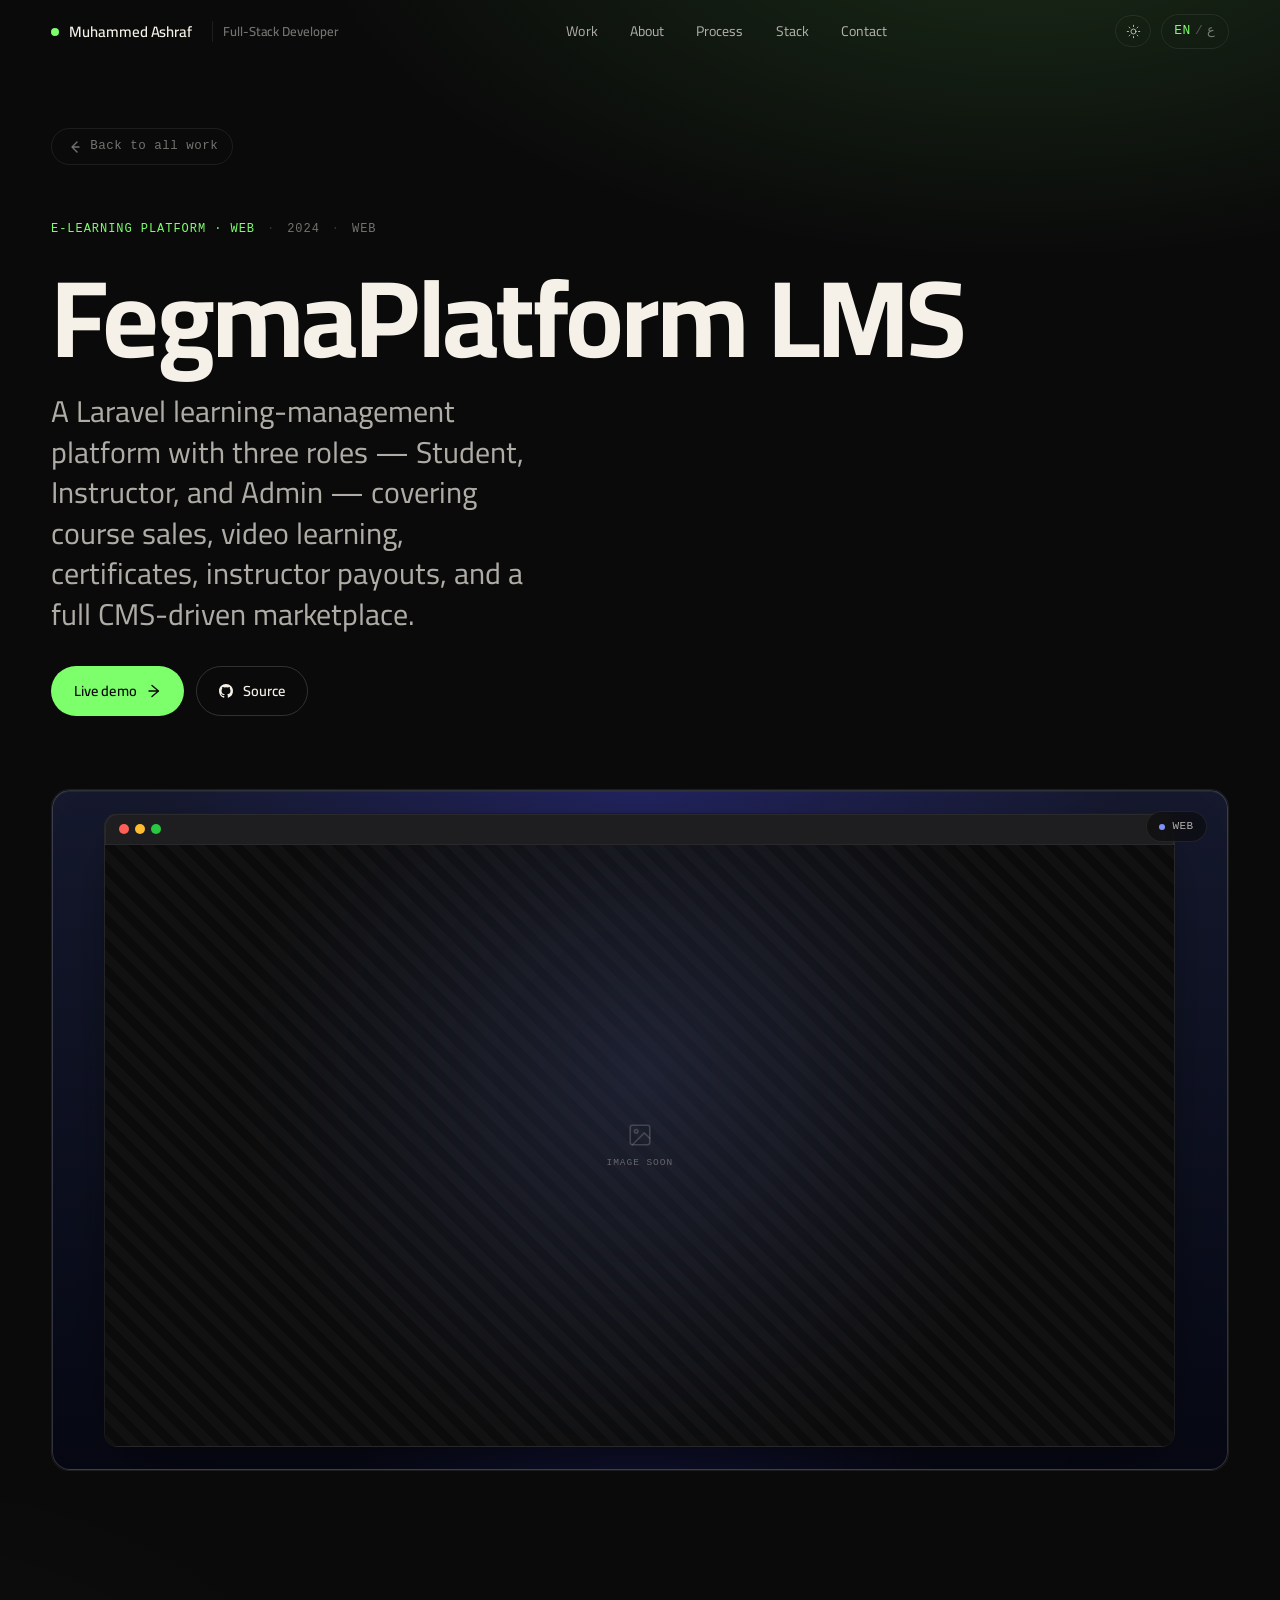
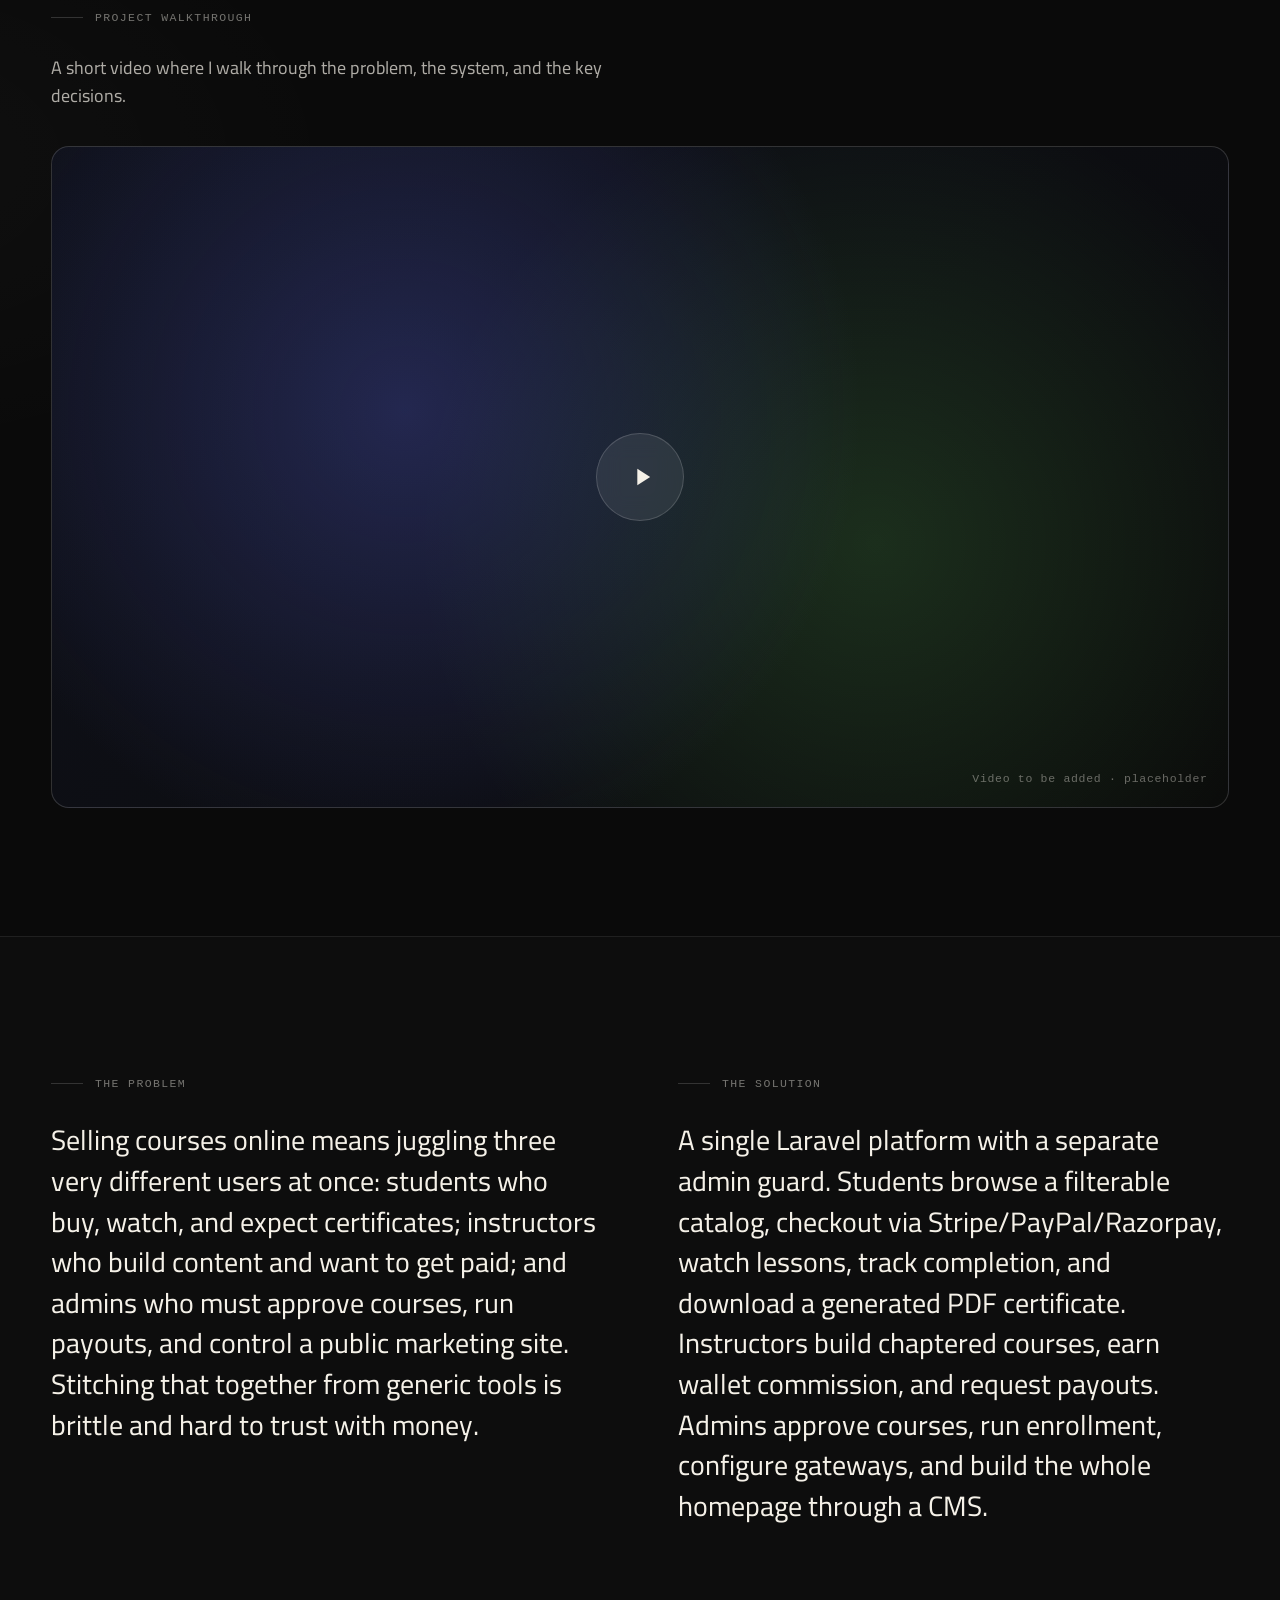
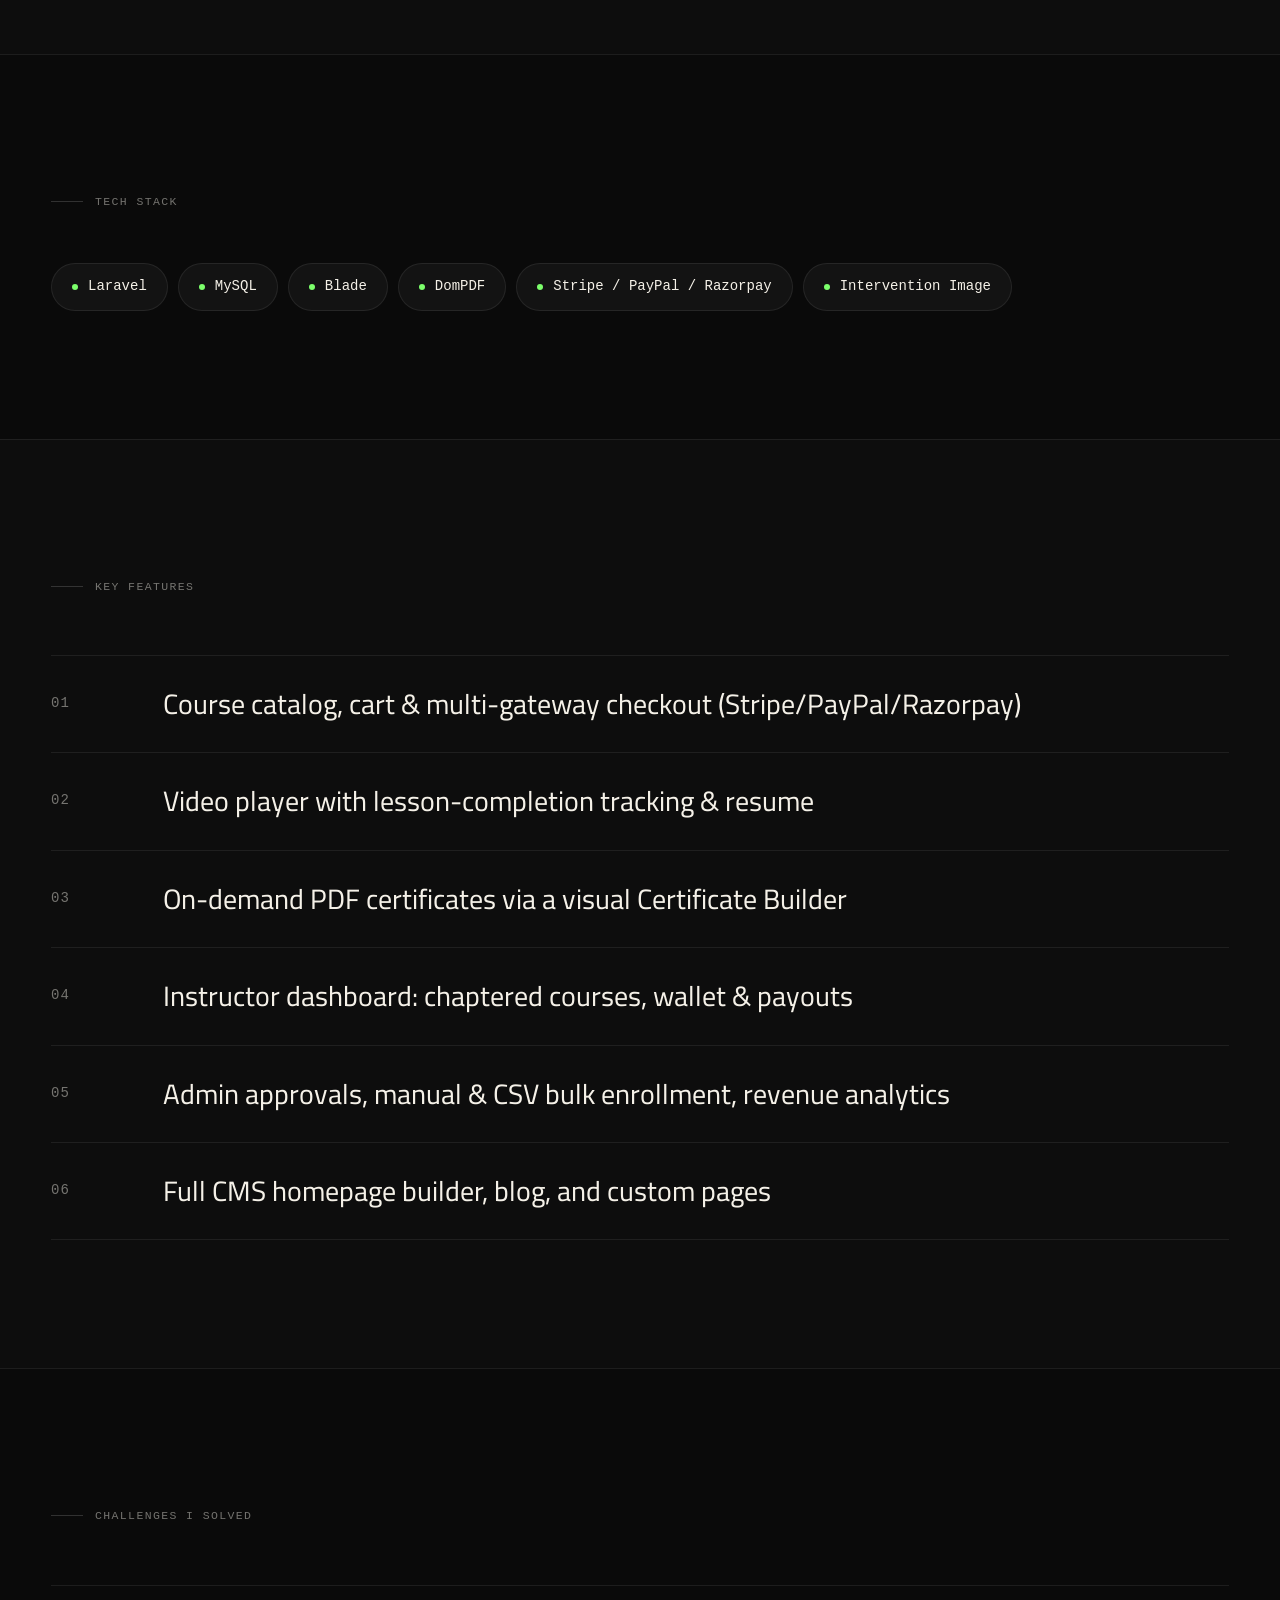
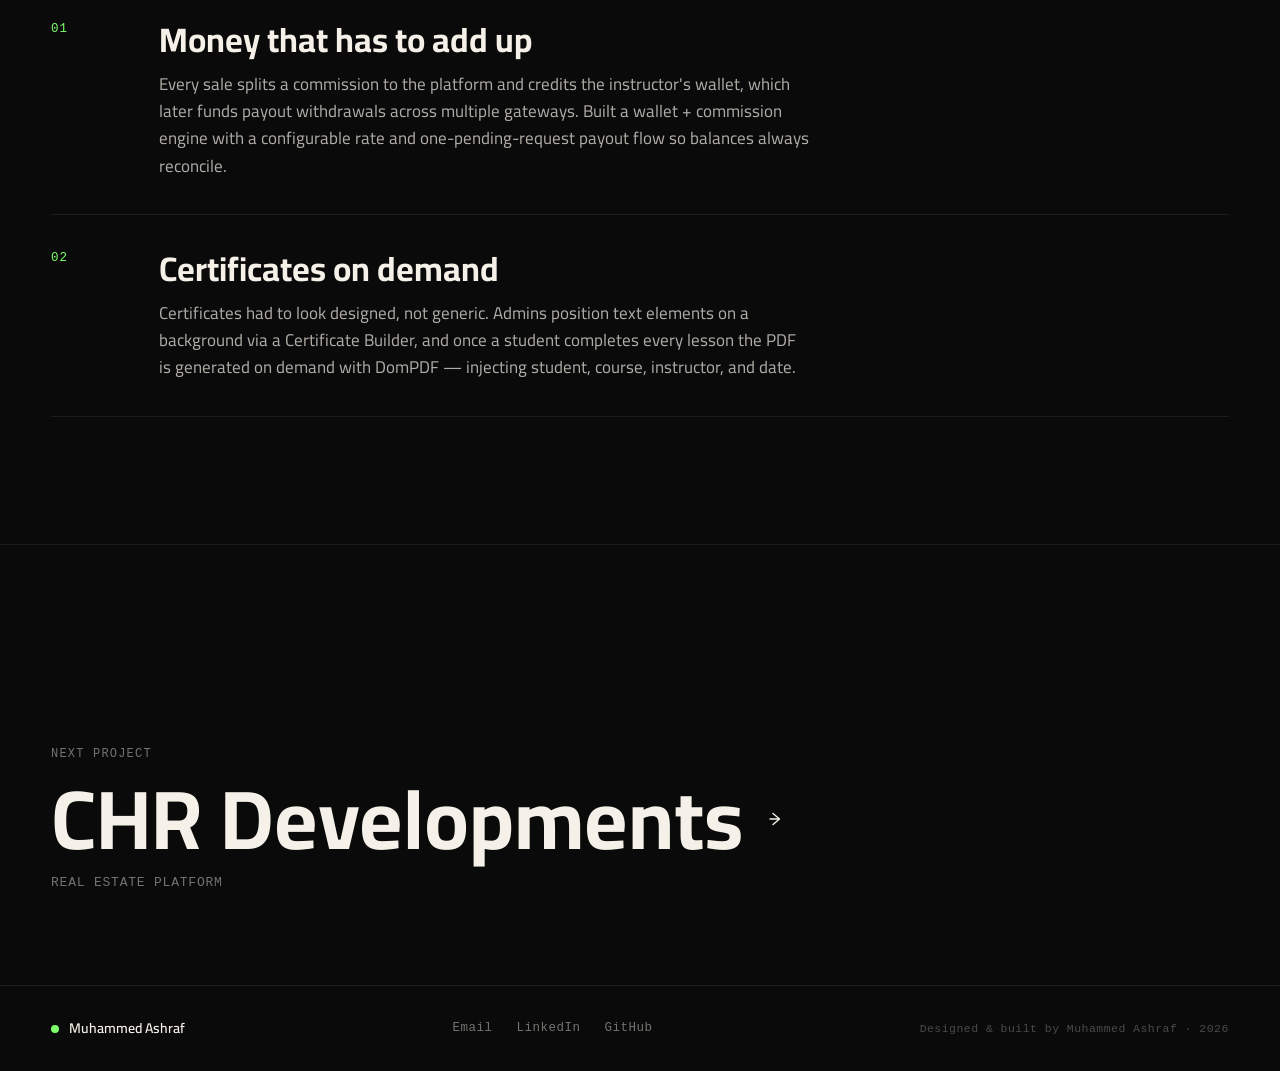
<file: project-lms.html>
<!doctype html>
<html lang="en" dir="ltr">
<head>
  <meta charset="utf-8" />
  <meta name="viewport" content="width=device-width, initial-scale=1" />
  <title>FegmaPlatform LMS — Muhammed Ashraf</title>
  <meta name="description" content="Case study: FegmaPlatform LMS — Laravel learning-management platform built by Muhammed Ashraf." />

  <link rel="preconnect" href="https://fonts.googleapis.com" />
  <link rel="preconnect" href="https://fonts.gstatic.com" crossorigin />
  <link href="https://fonts.googleapis.com/css2?family=Cairo:wght@300;400;500;600;700&display=swap" rel="stylesheet" />
  <link rel="stylesheet" href="style.css" />

  <script>
    (function () {
      var th = localStorage.getItem("ma_theme") || "dark";
      var lg = localStorage.getItem("ma_lang")  || "en";
      document.documentElement.setAttribute("data-theme", th);
      if (lg === "ar") { document.documentElement.lang = "ar"; document.documentElement.dir = "rtl"; }
    })();
  </script>
</head>
<body data-page="project-web">

  <!-- ── Navbar ──────────────────────────────────────────────────────────── -->
  <nav class="navbar" id="js-navbar">
    <div class="navbar__inner">
      <a href="index.html" class="navbar__brand">
        <span class="navbar__brand-dot"></span>
        <span class="navbar__brand-name">Muhammed Ashraf</span>
        <span class="navbar__brand-role" data-i18n="hero.role">Full-Stack Developer</span>
      </a>
      <div class="navbar__links">
        <a href="index.html#work"    class="navbar__link" data-i18n="nav.work">Work</a>
        <a href="index.html#about"   class="navbar__link" data-i18n="nav.about">About</a>
        <a href="index.html#process" class="navbar__link" data-i18n="nav.process">Process</a>
        <a href="index.html#stack"   class="navbar__link" data-i18n="nav.stack">Stack</a>
        <a href="index.html#contact" class="navbar__link" data-i18n="nav.contact">Contact</a>
      </div>
      <div class="navbar__controls">
        <button class="theme-switcher" data-action="toggle-theme" aria-label="Toggle theme"></button>
        <button class="lang-switcher" data-action="toggle-lang" aria-label="Toggle language">
          <span class="lang-switcher__option lang-switcher__option--active" data-lang="en">EN</span>
          <span class="lang-switcher__sep">/</span>
          <span class="lang-switcher__option" data-lang="ar">ع</span>
        </button>
      </div>
    </div>
  </nav>

  <main class="project-page">

    <!-- ── Project hero ──────────────────────────────────────────────────── -->
    <header class="pp-hero">
      <div class="page-wrap">
        <a href="index.html" class="pp-hero__back">
          <span data-back-arrow></span>
          <span data-i18n="pp.back">Back to all work</span>
        </a>

        <div class="anim-reveal">
          <div class="pp-hero__meta">
            <span class="pp-hero__category" data-i18n="lms.pp.cat">E-Learning Platform · Web</span>
            <span class="pp-hero__sep">·</span>
            <span>2024</span>
            <span class="pp-hero__sep">·</span>
            <span>Web</span>
          </div>
        </div>
        <div class="anim-reveal anim-reveal--delay-60">
          <h1 class="pp-hero__title" data-i18n="lms.pp.name">FegmaPlatform LMS</h1>
        </div>
        <div class="anim-reveal anim-reveal--delay-120">
          <p class="pp-hero__tagline" data-i18n="lms.pp.tagline">A Laravel learning-management platform with three roles — Student, Instructor, and Admin — covering course sales, video learning, certificates, instructor payouts, and a full CMS-driven marketplace.</p>
        </div>
        <div class="anim-reveal anim-reveal--delay-180">
          <div class="pp-hero__actions">
            <a href="#" class="btn btn--primary" target="_blank" rel="noreferrer">
              <span data-i18n="pp.live">Live demo</span>
              <span data-arrow></span>
            </a>
            <a href="#" class="btn btn--ghost" target="_blank" rel="noreferrer">
              <svg width="14" height="14" viewBox="0 0 16 16" fill="currentColor" aria-hidden="true"><path d="M8 0C3.58 0 0 3.58 0 8a8 8 0 005.47 7.59c.4.07.55-.17.55-.38 0-.19-.01-.82-.01-1.49-2.01.37-2.53-.49-2.69-.94-.09-.23-.48-.94-.82-1.13-.28-.15-.68-.52-.01-.53.63-.01 1.08.58 1.23.82.72 1.21 1.87.87 2.33.66.07-.52.28-.87.51-1.07-1.78-.2-3.64-.89-3.64-3.95 0-.87.31-1.59.82-2.15-.08-.2-.36-1.02.08-2.12 0 0 .67-.21 2.2.82a7.42 7.42 0 014 0c1.53-1.04 2.2-.82 2.2-.82.44 1.1.16 1.92.08 2.12.51.56.82 1.27.82 2.15 0 3.07-1.87 3.75-3.65 3.95.29.25.54.73.54 1.48 0 1.07-.01 1.93-.01 2.2 0 .21.15.46.55.38A8.01 8.01 0 0016 8c0-4.42-3.58-8-8-8z"/></svg>
              <span data-i18n="pp.source">Source</span>
            </a>
          </div>
        </div>

        <div class="anim-reveal pp-hero__visual anim-reveal--delay-240">
          <div class="pp-hero__cover">
            <div class="proj-showcase proj-showcase--web proj-showcase--lms">
              <div class="proj-showcase__bg"></div>
              <div class="proj-showcase__grid"></div>
              <div class="proj-showcase__browser-wrap">
                <div class="browser-frame">
                  <div class="browser-frame__bar">
                    <div class="browser-frame__dots">
                      <span class="browser-frame__dot"></span>
                      <span class="browser-frame__dot"></span>
                      <span class="browser-frame__dot"></span>
                    </div>
                  </div>
                  <div class="browser-frame__viewport">
                    <div class="media-ph"><svg viewBox="0 0 24 24" fill="none" stroke="currentColor" stroke-width="1.5" stroke-linecap="round" stroke-linejoin="round" aria-hidden="true"><rect x="3" y="3" width="18" height="18" rx="2"/><circle cx="8.5" cy="8.5" r="1.6"/><path d="M21 15l-5-5L5 21"/></svg><span class="media-ph__label">Image soon</span></div>
                  </div>
                </div>
              </div>
              <div class="proj-showcase__tag">
                <span class="proj-showcase__tag-dot"></span>
                <span>Web</span>
              </div>
            </div>
          </div>
        </div>
      </div>
    </header>

    <!-- ── Walkthrough ────────────────────────────────────────────────────── -->
    <section class="pp-section">
      <div class="page-wrap">
        <div class="anim-reveal">
          <div class="section-label">
            <span class="section-label__line"></span>
            <span class="section-label__text" data-i18n="pp.walkthrough">Project walkthrough</span>
          </div>
        </div>
        <div class="anim-reveal anim-reveal--delay-60">
          <p class="pp-section__intro" data-i18n="pp.walkthrough.sub">A short video where I walk through the problem, the system, and the key decisions.</p>
        </div>
        <div class="anim-reveal anim-reveal--delay-120">
          <div class="walkthrough-frame walkthrough-frame--lms">
            <div class="walkthrough-frame__bg"></div>
            <button class="walkthrough-frame__play" aria-label="Play walkthrough">
              <svg width="28" height="28" viewBox="0 0 24 24" fill="currentColor" aria-hidden="true"><path d="M8 5v14l11-7z"/></svg>
            </button>
            <div class="walkthrough-frame__caption">Video to be added · placeholder</div>
          </div>
        </div>
      </div>
    </section>

    <!-- ── Problem / Solution ─────────────────────────────────────────────── -->
    <section class="pp-section pp-section--alt">
      <div class="page-wrap">
        <div class="pp-overview">
          <div class="anim-reveal pp-overview__col">
            <div class="section-label">
              <span class="section-label__line"></span>
              <span class="section-label__text" data-i18n="pp.problem">The problem</span>
            </div>
            <p class="pp-overview__body" data-i18n="lms.problem">Selling courses online means juggling three very different users at once.</p>
          </div>
          <div class="anim-reveal pp-overview__col pp-overview__col--solution anim-reveal--delay-80">
            <div class="section-label">
              <span class="section-label__line"></span>
              <span class="section-label__text" data-i18n="pp.solution">The solution</span>
            </div>
            <p class="pp-overview__body" data-i18n="lms.solution">A single Laravel platform with a separate admin guard covering students, instructors, and admins.</p>
          </div>
        </div>
      </div>
    </section>

    <!-- ── Tech stack ─────────────────────────────────────────────────────── -->
    <section class="pp-section">
      <div class="page-wrap">
        <div class="anim-reveal">
          <div class="section-label">
            <span class="section-label__line"></span>
            <span class="section-label__text" data-i18n="pp.stack">Tech stack</span>
          </div>
        </div>
        <div class="anim-reveal pp-tech-stack anim-reveal--delay-60">
          <div class="pp-tech-stack__item"><span class="pp-tech-stack__dot"></span>Laravel</div>
          <div class="pp-tech-stack__item"><span class="pp-tech-stack__dot"></span>MySQL</div>
          <div class="pp-tech-stack__item"><span class="pp-tech-stack__dot"></span>Blade</div>
          <div class="pp-tech-stack__item"><span class="pp-tech-stack__dot"></span>DomPDF</div>
          <div class="pp-tech-stack__item"><span class="pp-tech-stack__dot"></span>Stripe / PayPal / Razorpay</div>
          <div class="pp-tech-stack__item"><span class="pp-tech-stack__dot"></span>Intervention Image</div>
        </div>
      </div>
    </section>

    <!-- ── Features ───────────────────────────────────────────────────────── -->
    <section class="pp-section pp-section--alt">
      <div class="page-wrap">
        <div class="anim-reveal">
          <div class="section-label">
            <span class="section-label__line"></span>
            <span class="section-label__text" data-i18n="pp.features">Key features</span>
          </div>
        </div>
        <div class="pp-features">
          <div class="anim-reveal pp-feature anim-reveal--delay-60">
            <div class="pp-feature__num">01</div>
            <div class="pp-feature__body"><p data-i18n="lms.f1">Course catalog, cart & multi-gateway checkout (Stripe/PayPal/Razorpay)</p></div>
          </div>
          <div class="anim-reveal pp-feature anim-reveal--delay-100">
            <div class="pp-feature__num">02</div>
            <div class="pp-feature__body"><p data-i18n="lms.f2">Video player with lesson-completion tracking & resume</p></div>
          </div>
          <div class="anim-reveal pp-feature anim-reveal--delay-140">
            <div class="pp-feature__num">03</div>
            <div class="pp-feature__body"><p data-i18n="lms.f3">On-demand PDF certificates via a visual Certificate Builder</p></div>
          </div>
          <div class="anim-reveal pp-feature anim-reveal--delay-180">
            <div class="pp-feature__num">04</div>
            <div class="pp-feature__body"><p data-i18n="lms.f4">Instructor dashboard: chaptered courses, wallet & payouts</p></div>
          </div>
          <div class="anim-reveal pp-feature anim-reveal--delay-220">
            <div class="pp-feature__num">05</div>
            <div class="pp-feature__body"><p data-i18n="lms.f5">Admin approvals, manual & CSV bulk enrollment, revenue analytics</p></div>
          </div>
          <div class="anim-reveal pp-feature anim-reveal--delay-220">
            <div class="pp-feature__num">06</div>
            <div class="pp-feature__body"><p data-i18n="lms.f6">Full CMS homepage builder, blog, and custom pages</p></div>
          </div>
        </div>
      </div>
    </section>

    <!-- ── Challenges ─────────────────────────────────────────────────────── -->
    <section class="pp-section">
      <div class="page-wrap">
        <div class="anim-reveal">
          <div class="section-label">
            <span class="section-label__line"></span>
            <span class="section-label__text" data-i18n="pp.challenges">Challenges I solved</span>
          </div>
        </div>
        <div class="pp-challenges">
          <div class="anim-reveal pp-challenge anim-reveal--delay-60">
            <div class="pp-challenge__marker">01</div>
            <div class="pp-challenge__content">
              <h3 class="pp-challenge__title" data-i18n="lms.c1.title">Money that has to add up</h3>
              <p class="pp-challenge__body" data-i18n="lms.c1.body">Every sale splits a commission to the platform and credits the instructor's wallet.</p>
            </div>
          </div>
          <div class="anim-reveal pp-challenge anim-reveal--delay-120">
            <div class="pp-challenge__marker">02</div>
            <div class="pp-challenge__content">
              <h3 class="pp-challenge__title" data-i18n="lms.c2.title">Certificates on demand</h3>
              <p class="pp-challenge__body" data-i18n="lms.c2.body">Certificates had to look designed, not generic.</p>
            </div>
          </div>
        </div>
      </div>
    </section>

    <!-- ── Next project ───────────────────────────────────────────────────── -->
    <section class="pp-section pp-section--next">
      <div class="page-wrap">
        <div class="anim-reveal">
          <a href="project-web.html" class="pp-next">
            <div class="pp-next__label" data-i18n="pp.next">Next project</div>
            <div class="pp-next__name">
              <span data-i18n="lms.next.name">CHR Developments</span>
              <span data-arrow></span>
            </div>
            <div class="pp-next__category" data-i18n="lms.next.cat">Real Estate Platform</div>
          </a>
        </div>
      </div>
    </section>

  </main>

  <!-- ── Footer ────────────────────────────────────────────────────────────── -->
  <footer class="site-footer">
    <div class="page-wrap site-footer__inner">
      <div class="site-footer__brand">
        <span class="navbar__brand-dot"></span>
        <span>Muhammed Ashraf</span>
      </div>
      <div class="site-footer__links">
        <a href="mailto:muhammedashrafsaleh@gmail.com">Email</a>
        <a href="https://www.linkedin.com/in/muhammedashrafsaleh/" target="_blank" rel="noreferrer">LinkedIn</a>
        <a href="https://github.com/" target="_blank" rel="noreferrer">GitHub</a>
      </div>
      <div class="site-footer__copy" data-i18n="footer.copy">Designed &amp; built by Muhammed Ashraf · 2026</div>
    </div>
  </footer>

  <script src="main.js"></script>
</body>
</html>
</file>
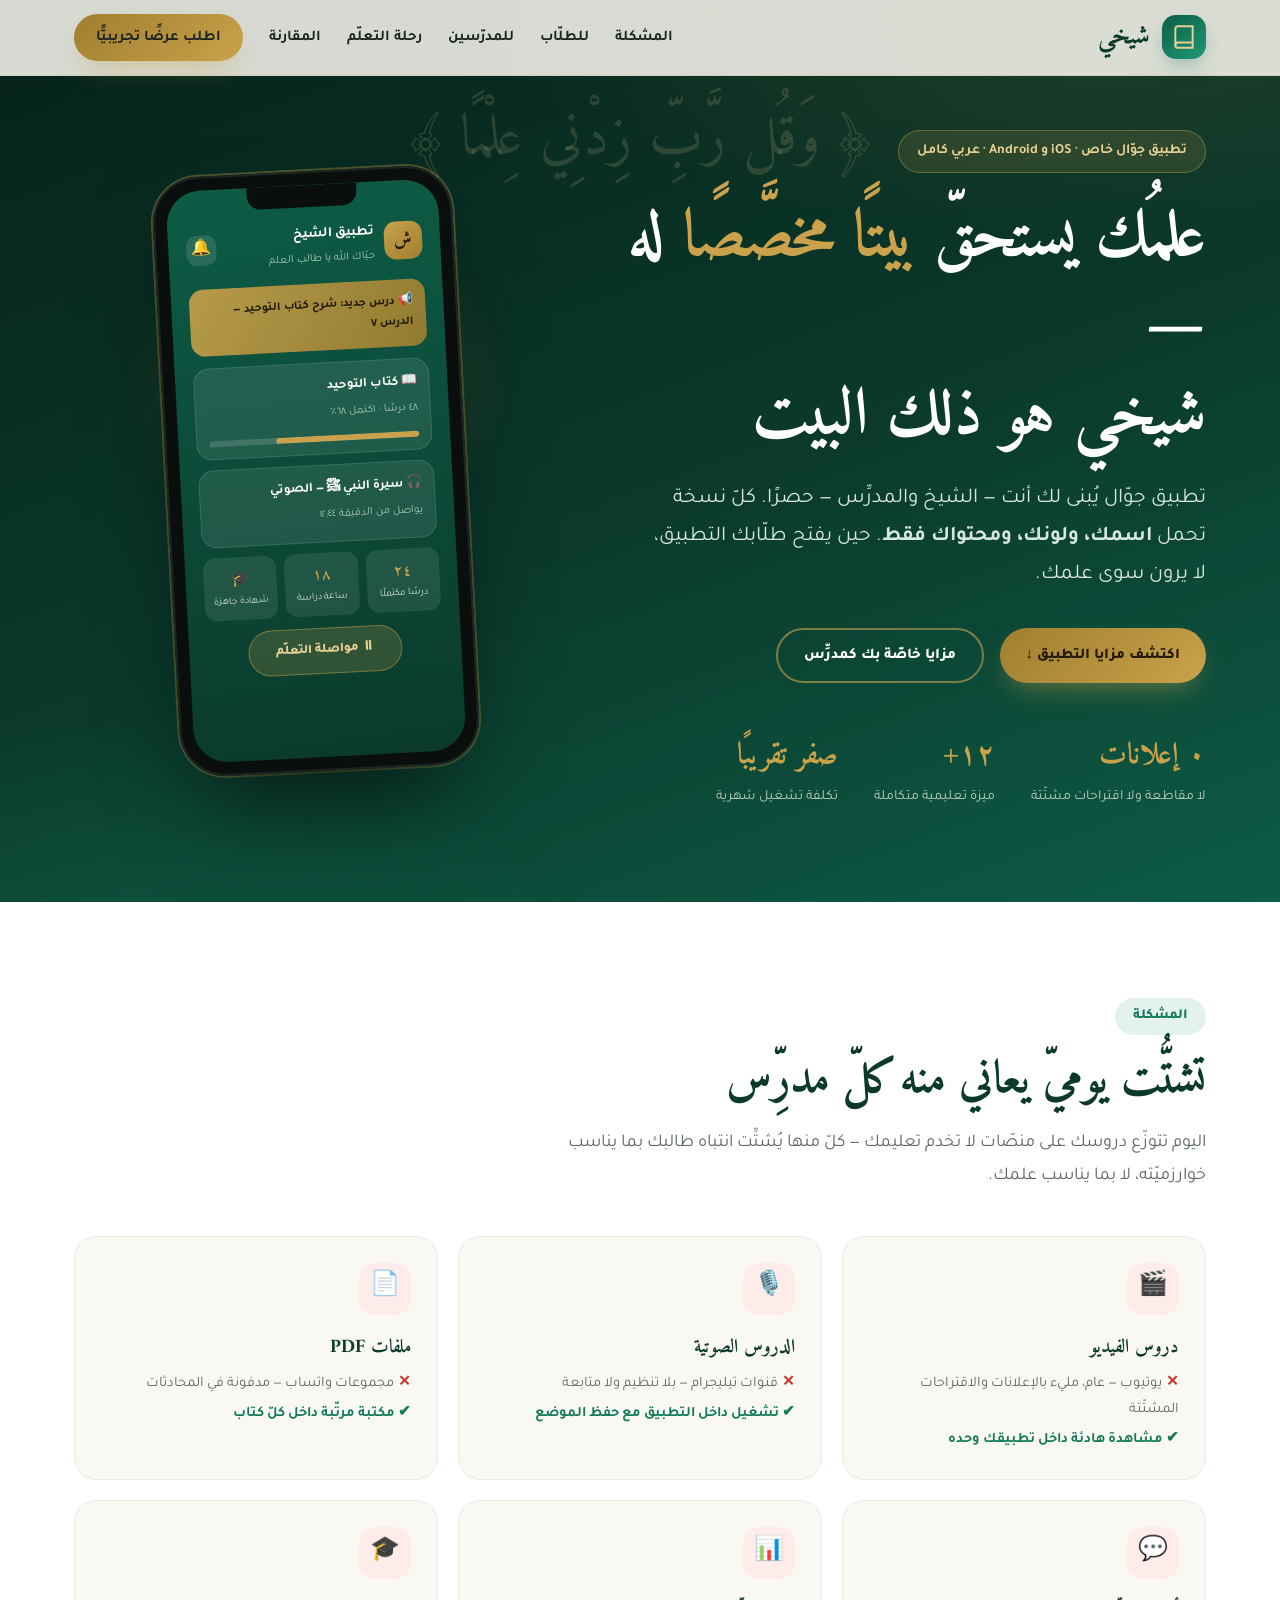
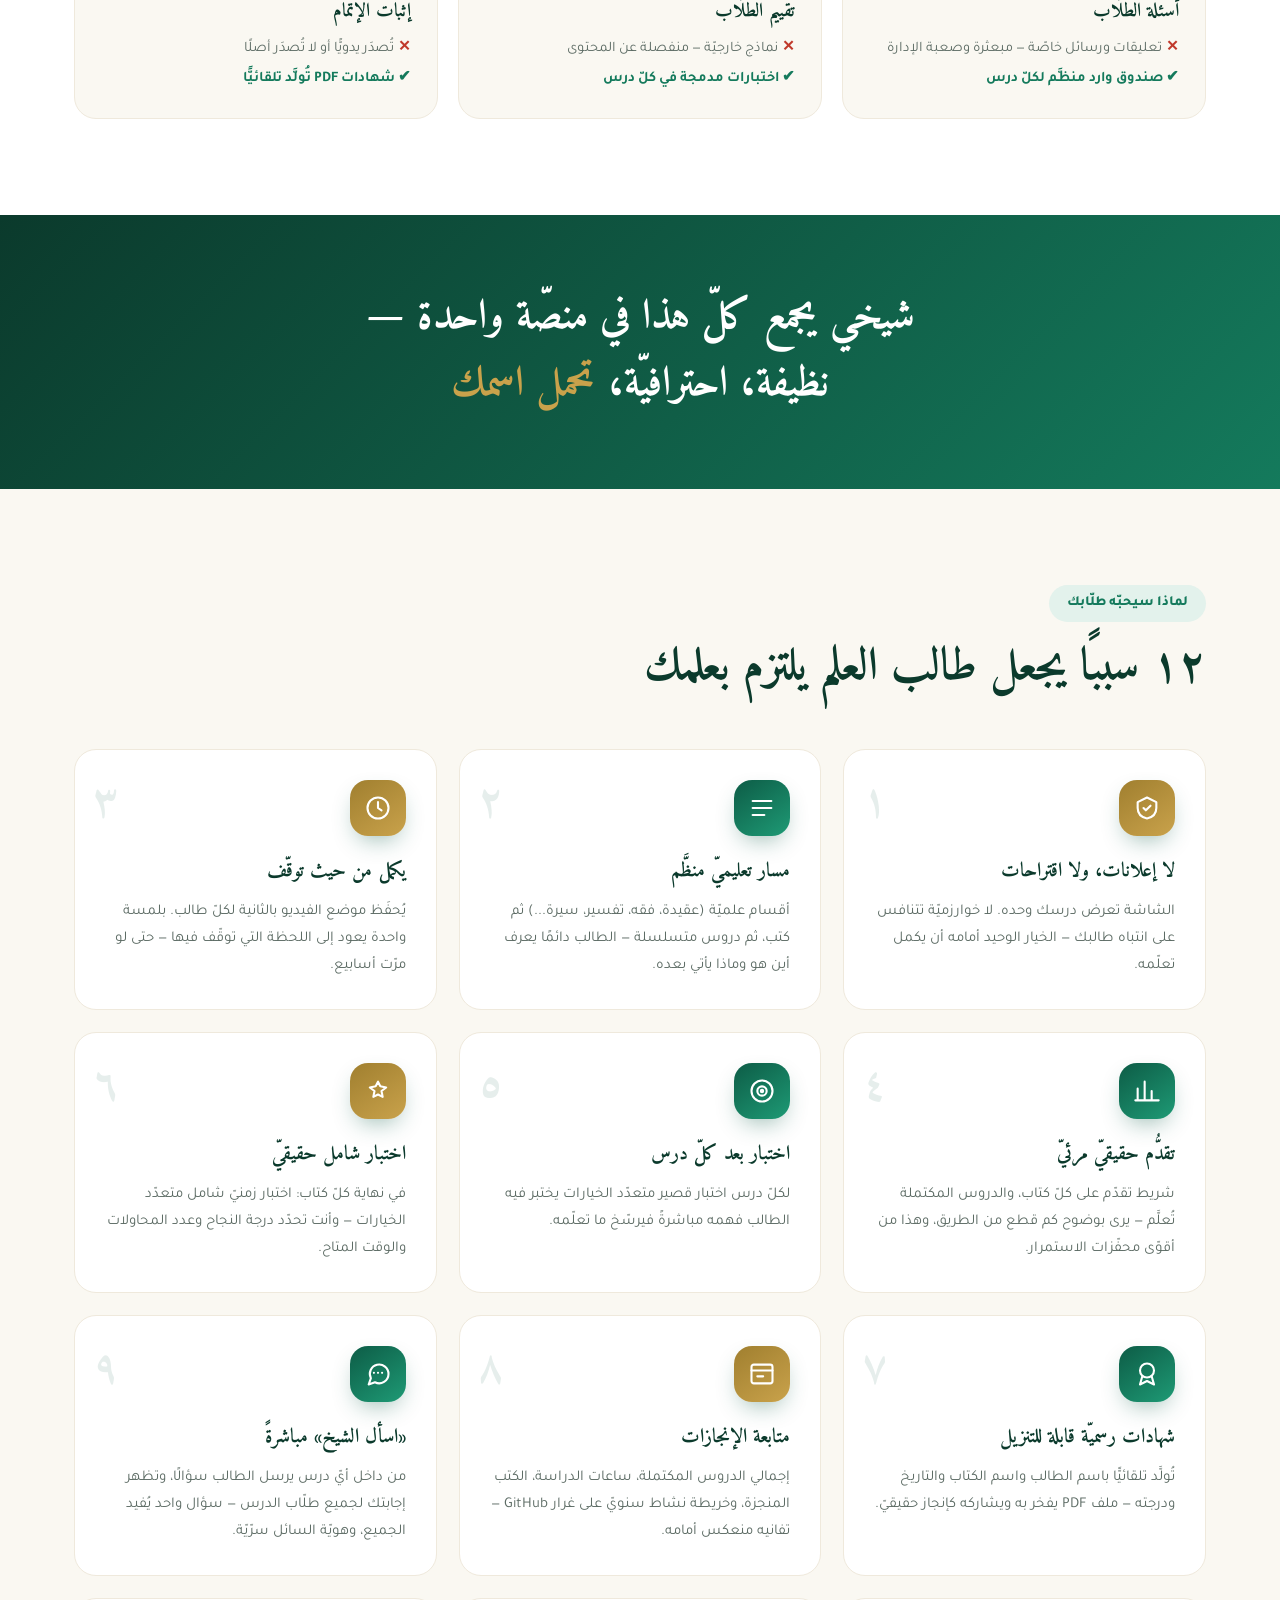
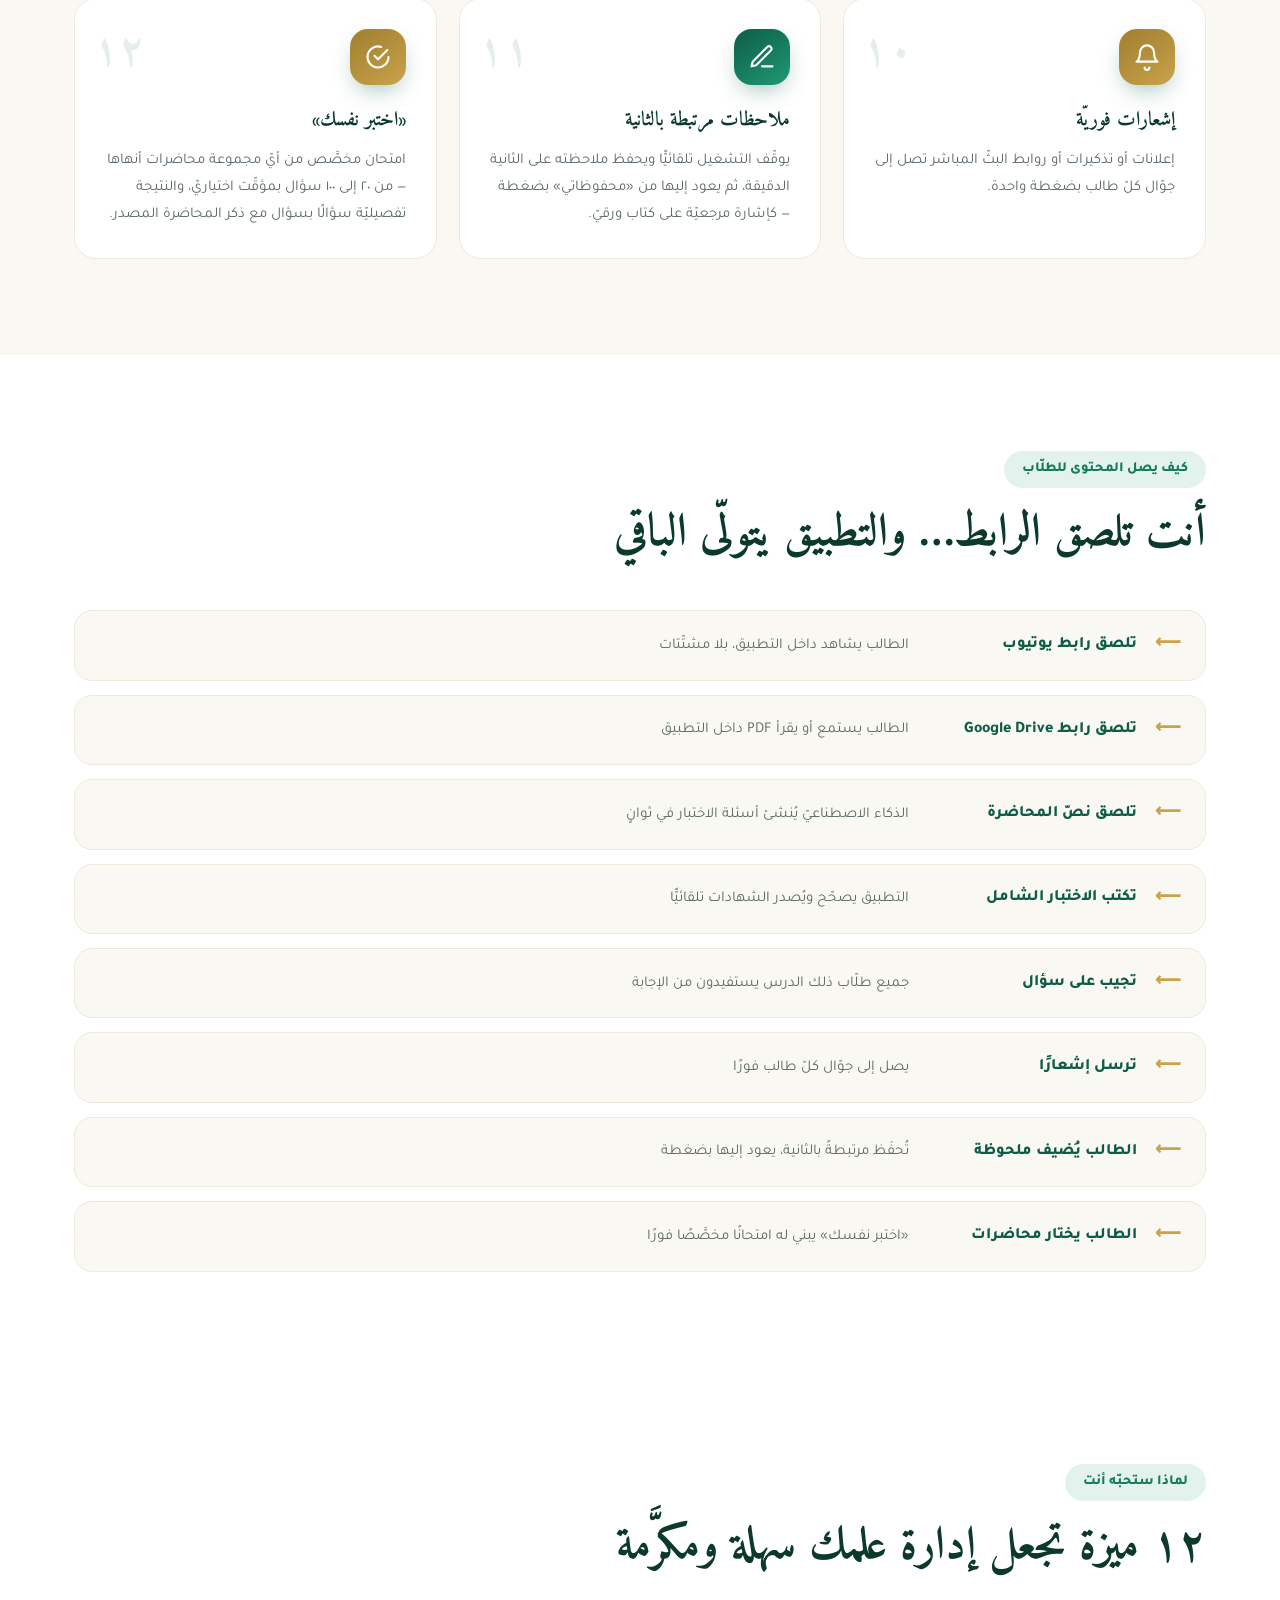
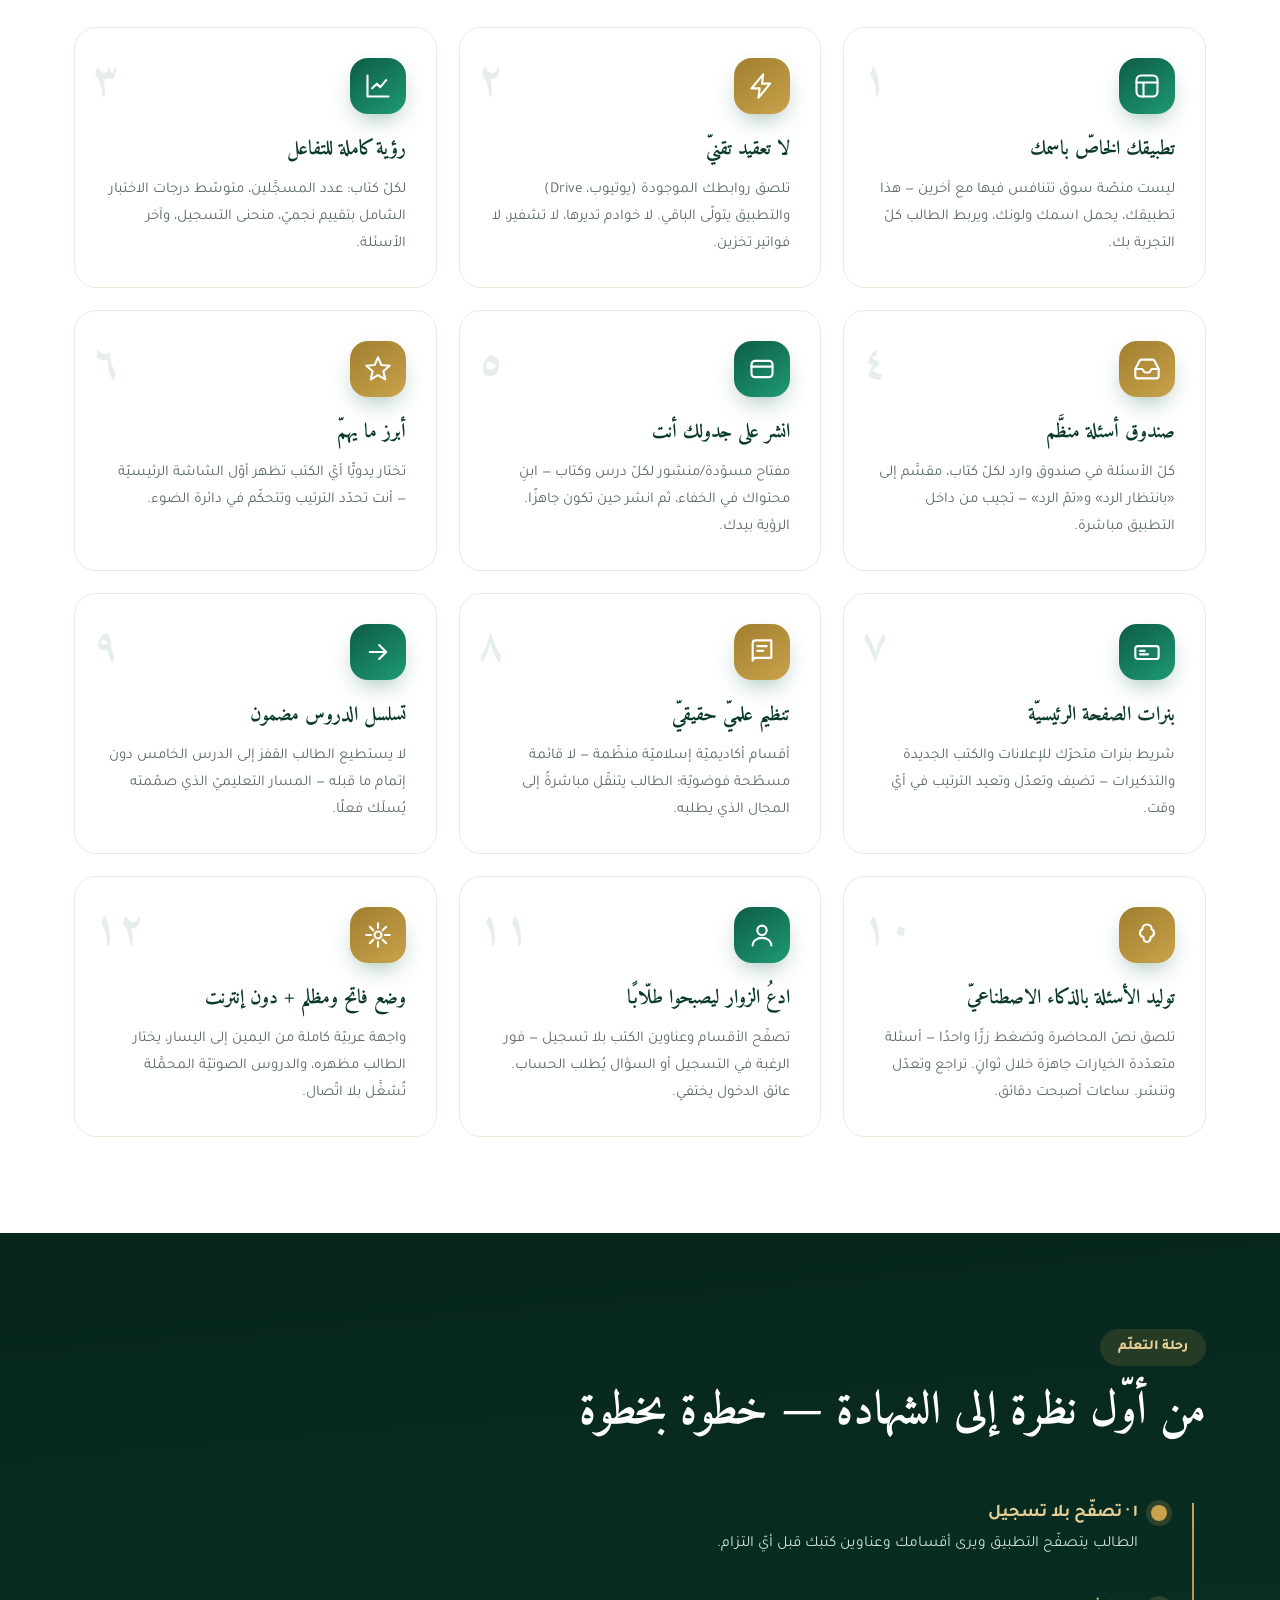
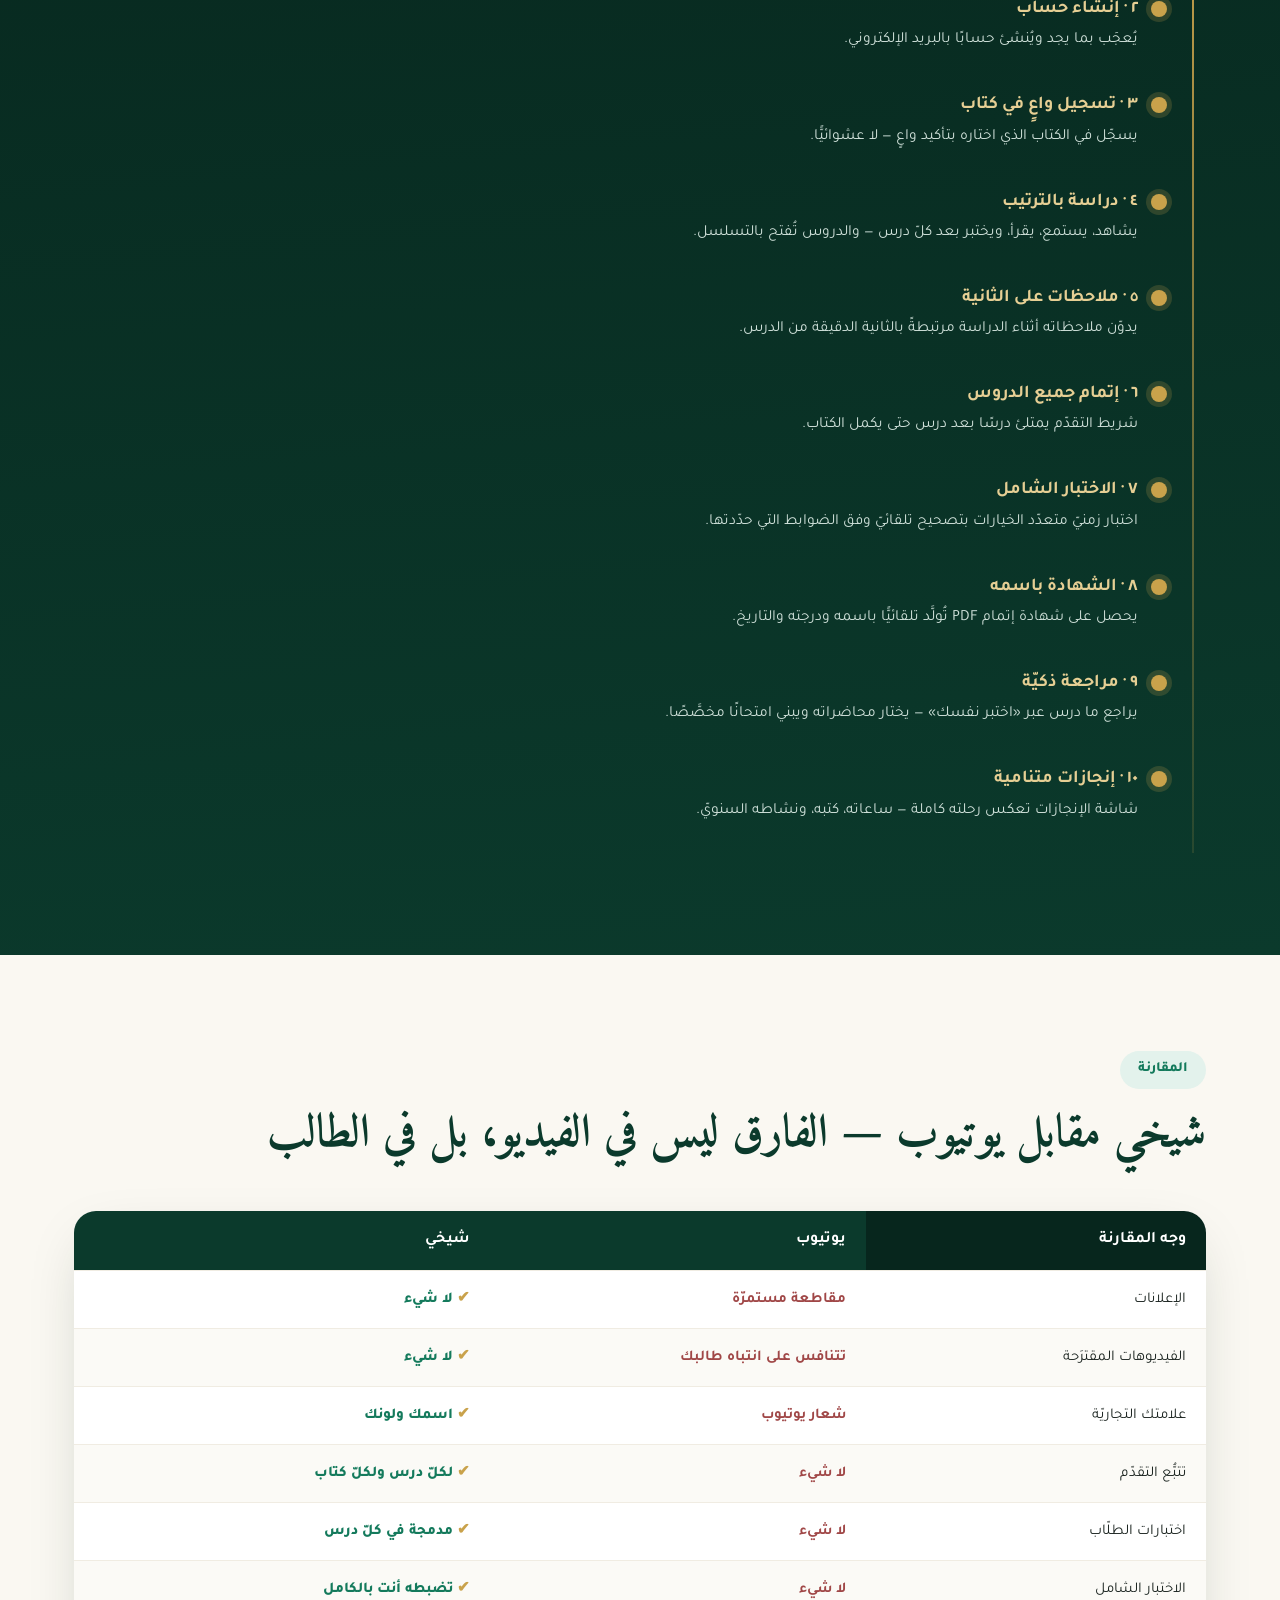
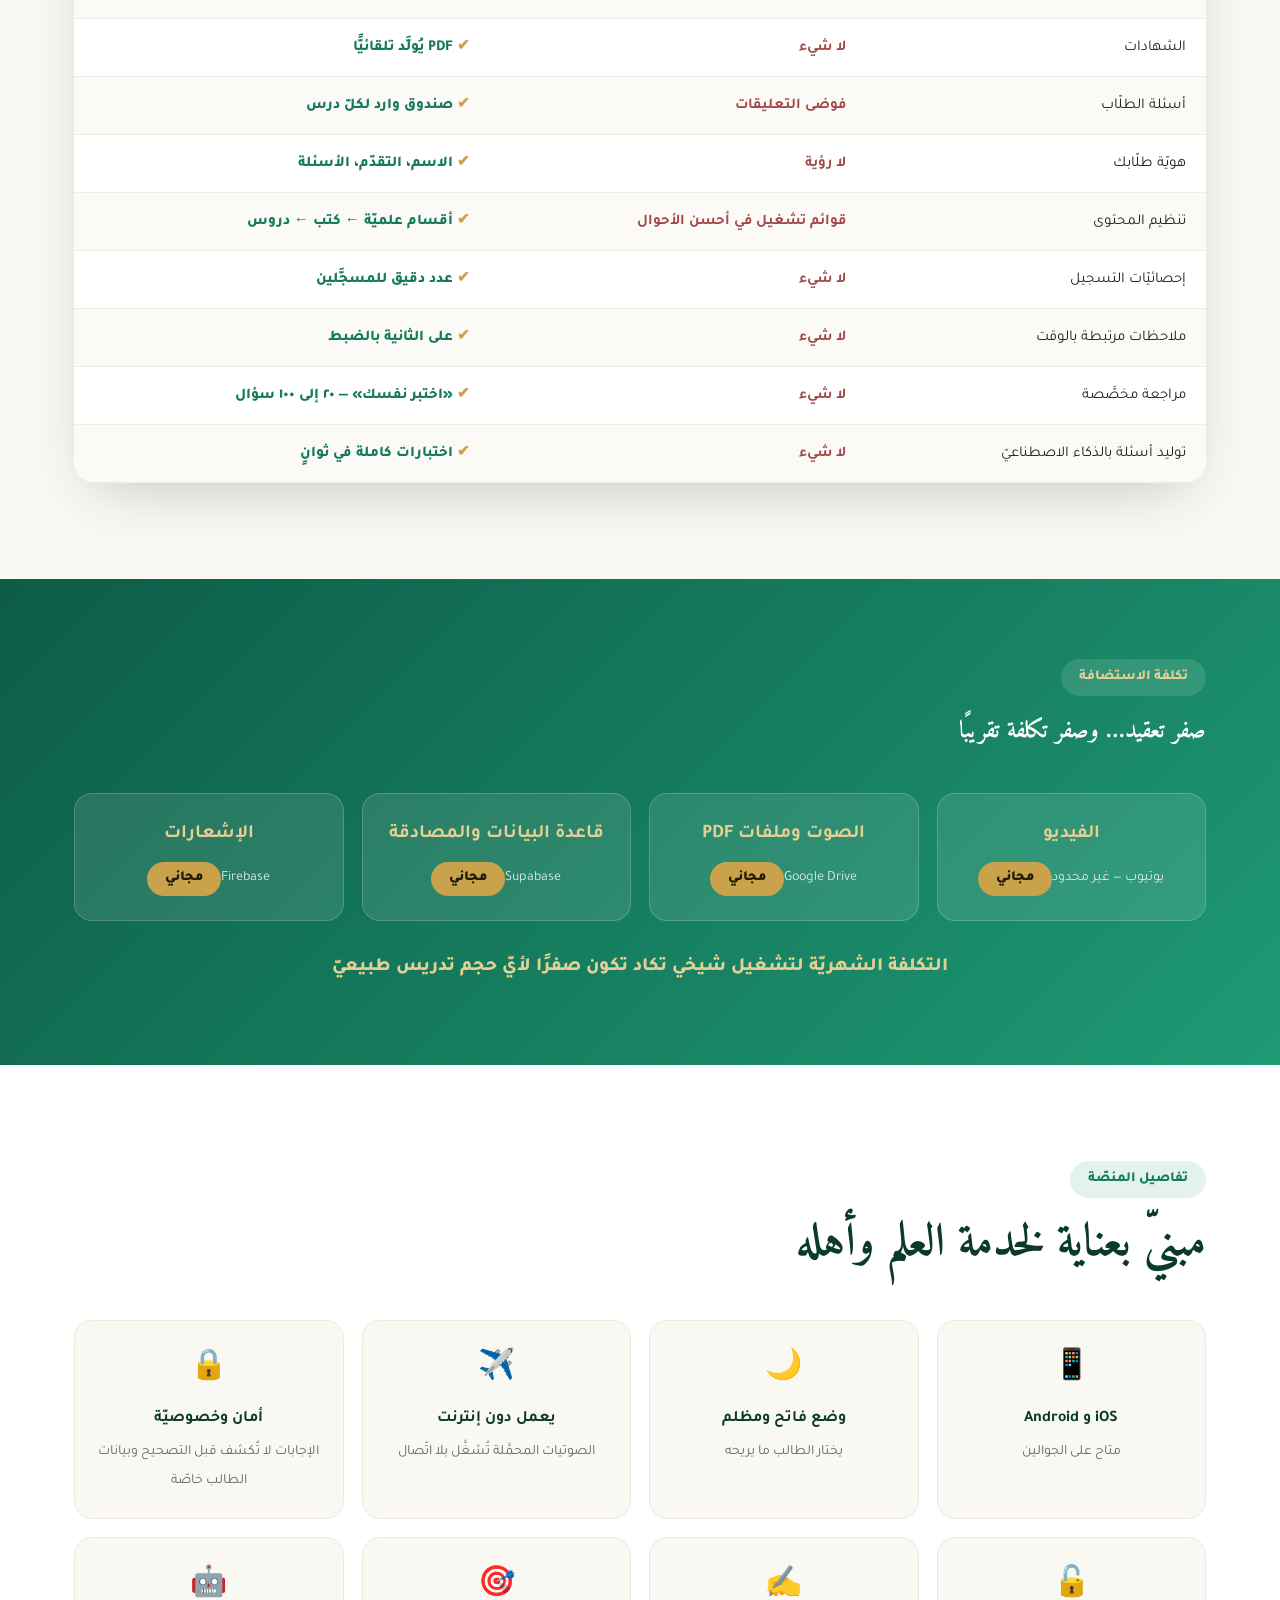
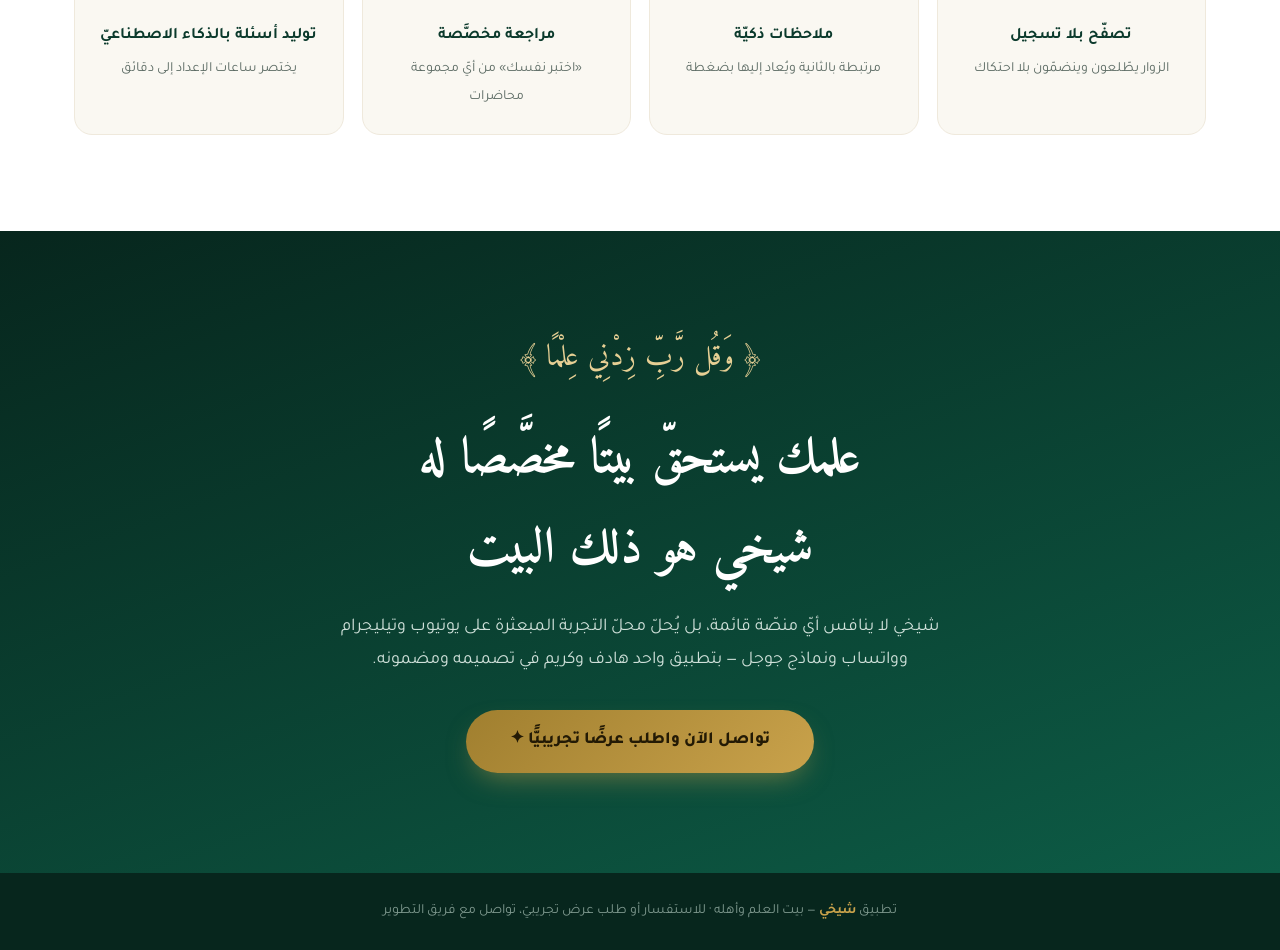
<file: sheikhy.html>
<!DOCTYPE html>
<html lang="ar" dir="rtl">
<head>
<meta charset="UTF-8">
<meta name="viewport" content="width=device-width, initial-scale=1.0">
<title>شيخي — تطبيقك الخاص لتعليم العلم الشرعي</title>
<meta name="description" content="شيخي تطبيق جوّال مخصّص يحمل اسم الشيخ ولونه ومحتواه — منصّة واحدة نظيفة للدروس والاختبارات والشهادات بلا إعلانات وبلا مشتّتات.">
<link rel="preconnect" href="https://fonts.googleapis.com">
<link rel="preconnect" href="https://fonts.gstatic.com" crossorigin>
<link href="https://fonts.googleapis.com/css2?family=Amiri:wght@400;700&family=Tajawal:wght@300;400;500;700;800;900&display=swap" rel="stylesheet">
<style>
:root{
  --green-950:#07261d; --green-900:#0b3a2c; --green-800:#0d5c46; --green-700:#147a5c;
  --green-600:#1e9a75; --green-100:#e3f2ec; --green-50:#f2f9f6;
  --gold:#c9a24b; --gold-light:#e6cf94; --gold-dark:#a07f2f;
  --ink:#1c2521; --muted:#5c6b64; --cream:#faf8f2; --paper:#ffffff;
  --shadow:0 20px 60px -20px rgba(7,38,29,.25);
  --radius:22px;
}
*{margin:0;padding:0;box-sizing:border-box}
html{scroll-behavior:smooth}
body{font-family:'Tajawal',sans-serif;background:var(--cream);color:var(--ink);line-height:1.8;overflow-x:hidden}
h1,h2,h3,.amiri{font-family:'Amiri',serif}
.container{max-width:1180px;margin:0 auto;padding:0 24px}
section{position:relative}
.reveal{opacity:0;transform:translateY(34px);transition:opacity .8s ease,transform .8s ease}
.reveal.in{opacity:1;transform:none}

/* ====== Top nav ====== */
.nav{position:fixed;top:0;right:0;left:0;z-index:50;background:rgba(250,248,242,.86);backdrop-filter:blur(14px);border-bottom:1px solid rgba(201,162,75,.22)}
.nav-inner{max-width:1180px;margin:0 auto;padding:14px 24px;display:flex;align-items:center;justify-content:space-between}
.brand{display:flex;align-items:center;gap:12px;text-decoration:none;color:var(--green-900)}
.brand-mark{width:44px;height:44px;border-radius:14px;background:linear-gradient(145deg,var(--green-800),var(--green-600));display:grid;place-items:center;box-shadow:0 8px 22px -8px rgba(13,92,70,.5)}
.brand-mark svg{width:26px;height:26px}
.brand-name{font-family:'Amiri',serif;font-size:26px;font-weight:700}
.nav-links{display:flex;gap:26px;align-items:center}
.nav-links a{text-decoration:none;color:var(--ink);font-weight:600;font-size:15px;transition:color .25s}
.nav-links a:hover{color:var(--green-700)}
.btn{display:inline-flex;align-items:center;gap:8px;padding:12px 26px;border-radius:999px;font-weight:800;font-size:15px;text-decoration:none;transition:transform .25s,box-shadow .25s;cursor:pointer;border:none}
.btn-green{background:linear-gradient(135deg,var(--green-800),var(--green-600));color:#fff;box-shadow:0 12px 28px -10px rgba(13,92,70,.5)}
.btn-gold{background:linear-gradient(135deg,var(--gold-dark),var(--gold));color:#231a05;box-shadow:0 12px 28px -10px rgba(201,162,75,.55)}
.btn:hover{transform:translateY(-3px)}
.btn-outline{border:2px solid var(--gold);color:var(--green-900);background:transparent}
@media(max-width:900px){.nav-links{display:none}}

/* ====== Hero ====== */
.hero{min-height:100vh;background:
  radial-gradient(1100px 520px at 85% -8%, rgba(201,162,75,.16), transparent 60%),
  radial-gradient(900px 500px at 8% 110%, rgba(30,154,117,.16), transparent 55%),
  linear-gradient(160deg,#06221a 0%,#0b3a2c 55%,#0d5c46 100%);
  color:#fff;display:flex;align-items:center;padding:130px 0 90px;overflow:hidden}
.hero::before{content:"﴿ وَقُل رَّبِّ زِدْنِي عِلْمًا ﴾";position:absolute;inset-inline:0;text-align:center;top:88px;font-family:'Amiri',serif;color:rgba(230,207,148,.16);font-size:clamp(30px,5vw,58px);pointer-events:none;white-space:nowrap}
.hero-grid{display:grid;grid-template-columns:1.1fr .9fr;gap:56px;align-items:center}
.badge{display:inline-flex;align-items:center;gap:8px;background:rgba(201,162,75,.14);border:1px solid rgba(201,162,75,.4);color:var(--gold-light);padding:8px 18px;border-radius:999px;font-size:14px;font-weight:700}
.hero h1{font-size:clamp(38px,5.6vw,66px);line-height:1.35;margin:22px 0 18px;color:#fff}
.hero h1 .gold{color:var(--gold);position:relative}
.hero h1 .gold::after{content:"";position:absolute;bottom:6px;right:0;left:0;height:10px;background:rgba(201,162,75,.25);border-radius:6px;z-index:-1}
.hero p.lead{font-size:clamp(17px,1.7vw,21px);color:#d8e8e1;max-width:560px}
.hero-cta{display:flex;gap:16px;margin-top:34px;flex-wrap:wrap}
.hero-stats{display:flex;gap:36px;margin-top:46px;flex-wrap:wrap}
.hstat b{display:block;font-size:30px;color:var(--gold);font-family:'Amiri',serif}
.hstat span{font-size:14px;color:#b9cfc6}
/* phone mockup */
.phone-wrap{position:relative;display:flex;justify-content:center}
.phone-wrap::before{content:"";position:absolute;width:420px;height:420px;border-radius:50%;background:radial-gradient(circle,rgba(201,162,75,.28),transparent 65%);filter:blur(4px)}
.phone{width:300px;height:600px;background:#0a0f0d;border-radius:46px;padding:14px;box-shadow:0 50px 100px -30px rgba(0,0,0,.65),0 0 0 2px rgba(201,162,75,.35),inset 0 0 0 2px #1d2622;position:relative;transform:rotate(-3deg);animation:float 6s ease-in-out infinite}
@keyframes float{0%,100%{transform:rotate(-3deg) translateY(0)}50%{transform:rotate(-3deg) translateY(-16px)}}
.screen{background:linear-gradient(175deg,#0d5c46,#0b3a2c);border-radius:34px;height:100%;padding:22px 18px;color:#fff;display:flex;flex-direction:column;overflow:hidden}
.notch{width:110px;height:22px;background:#0a0f0d;border-radius:0 0 14px 14px;margin:-22px auto 14px}
.s-head{display:flex;align-items:center;gap:10px;margin-bottom:14px}
.s-avatar{width:38px;height:38px;border-radius:12px;background:linear-gradient(145deg,var(--gold),var(--gold-dark));display:grid;place-items:center;font-family:'Amiri',serif;font-weight:700;color:#231a05;font-size:18px}
.s-head small{display:block;color:#a9c8bc;font-size:11px}
.s-head b{font-size:14px}
.s-bell{margin-inline-start:auto;width:30px;height:30px;border-radius:10px;background:rgba(255,255,255,.12);display:grid;place-items:center}
.s-banner{background:linear-gradient(120deg,rgba(201,162,75,.9),rgba(160,127,47,.9));border-radius:14px;padding:12px;font-size:12px;font-weight:700;color:#231a05;margin-bottom:12px}
.s-card{background:rgba(255,255,255,.09);border:1px solid rgba(255,255,255,.12);border-radius:16px;padding:12px;margin-bottom:10px}
.s-card b{font-size:13px;display:block}
.s-card small{color:#a9c8bc;font-size:11px}
.s-progress{height:6px;background:rgba(255,255,255,.15);border-radius:99px;margin-top:8px;overflow:hidden}
.s-progress i{display:block;height:100%;width:68%;background:var(--gold);border-radius:99px}
.s-row{display:flex;gap:8px}
.s-chip{flex:1;background:rgba(255,255,255,.09);border-radius:12px;padding:9px;text-align:center;font-size:10px;color:#cfe4db}
.s-chip b{display:block;font-size:15px;color:var(--gold);font-family:'Amiri',serif}
@media(max-width:960px){.hero-grid{grid-template-columns:1fr}.phone-wrap{display:none}}

/* ====== Section headings ====== */
.sec{padding:96px 0}
.sec-tag{display:inline-block;color:var(--green-700);background:var(--green-100);padding:6px 18px;border-radius:999px;font-weight:800;font-size:14px;margin-bottom:14px}
.sec h2{font-size:clamp(30px,3.6vw,46px);color:var(--green-900);line-height:1.4;margin-bottom:14px}
.sec .sub{color:var(--muted);font-size:18px;max-width:680px}

/* ====== Problem ====== */
.problem{background:#fff}
.prob-grid{display:grid;grid-template-columns:repeat(3,1fr);gap:20px;margin-top:44px}
.prob-card{background:var(--cream);border:1px solid #efe9dc;border-radius:var(--radius);padding:26px;transition:transform .3s,box-shadow .3s;position:relative}
.prob-card:hover{transform:translateY(-6px);box-shadow:var(--shadow)}
.prob-icon{width:52px;height:52px;border-radius:16px;display:grid;place-items:center;margin-bottom:16px;font-size:24px}
.prob-card h3{font-size:19px;margin-bottom:6px;color:var(--green-900)}
.prob-card .fix{color:var(--muted);font-size:14.5px}
.prob-card .fix b{color:#a04747;font-weight:700}
.prob-card .fix::before{content:"✕ ";color:#c0392b;font-weight:900}
.prob-card .fix{margin-bottom:4px}
.prob-card .sol{color:var(--green-700);font-size:14.5px;font-weight:700}
.prob-card .sol::before{content:"✔ "}
@media(max-width:900px){.prob-grid{grid-template-columns:1fr 1fr}}
@media(max-width:600px){.prob-grid{grid-template-columns:1fr}}

/* ====== Big statement ====== */
.statement{background:linear-gradient(135deg,var(--green-900),var(--green-700));color:#fff;padding:70px 0;text-align:center}
.statement h2{font-size:clamp(26px,3.4vw,42px);line-height:1.6}
.statement .gold{color:var(--gold)}

/* ====== Features ====== */
.features{background:var(--cream)}
.f-grid{display:grid;grid-template-columns:repeat(3,1fr);gap:22px;margin-top:48px}
.f-card{background:#fff;border-radius:var(--radius);padding:30px;border:1px solid #efe9dc;position:relative;overflow:hidden;transition:transform .3s,box-shadow .3s,border-color .3s}
.f-card::before{content:"";position:absolute;top:0;right:0;width:100%;height:4px;background:linear-gradient(90deg,var(--gold),var(--green-600));transform:scaleX(0);transform-origin:right;transition:transform .4s}
.f-card:hover{transform:translateY(-8px);box-shadow:var(--shadow);border-color:rgba(201,162,75,.5)}
.f-card:hover::before{transform:scaleX(1)}
.f-num{position:absolute;left:18px;top:14px;font-family:'Amiri',serif;font-size:44px;color:rgba(13,92,70,.1);font-weight:700}
.f-icon{width:56px;height:56px;border-radius:18px;background:linear-gradient(145deg,var(--green-800),var(--green-600));display:grid;place-items:center;margin-bottom:18px;box-shadow:0 10px 24px -8px rgba(13,92,70,.45)}
.f-icon svg{width:28px;height:28px;stroke:#fff;fill:none;stroke-width:1.8;stroke-linecap:round;stroke-linejoin:round}
.f-icon.gold{background:linear-gradient(145deg,var(--gold-dark),var(--gold))}
.f-card h3{font-size:20px;color:var(--green-900);margin-bottom:8px}
.f-card p{font-size:15px;color:var(--muted)}
@media(max-width:900px){.f-grid{grid-template-columns:1fr 1fr}}
@media(max-width:600px){.f-grid{grid-template-columns:1fr}}

/* ====== Flow ====== */
.flow{background:#fff}
.flow-list{margin-top:44px;display:flex;flex-direction:column;gap:14px}
.flow-item{display:flex;align-items:center;gap:18px;background:var(--cream);border:1px solid #efe9dc;border-radius:18px;padding:18px 24px;transition:transform .3s,border-color .3s}
.flow-item:hover{transform:translateX(-8px);border-color:var(--gold)}
.flow-arrow{color:var(--gold);font-weight:900;font-size:18px;flex-shrink:0}
.flow-item .you{font-weight:800;color:var(--green-800);min-width:210px}
.flow-item .result{color:var(--muted);font-size:15px}
@media(max-width:700px){.flow-item{flex-wrap:wrap}.flow-item .you{min-width:0;width:100%}}

/* ====== Journey ====== */
.journey{background:linear-gradient(175deg,var(--green-950),var(--green-900));color:#fff}
.journey .sec-tag{background:rgba(201,162,75,.15);color:var(--gold-light)}
.journey h2{color:#fff}
.timeline{margin-top:52px;position:relative;padding-right:34px}
.timeline::before{content:"";position:absolute;right:12px;top:6px;bottom:6px;width:2px;background:linear-gradient(180deg,var(--gold),rgba(201,162,75,.15))}
.t-item{position:relative;padding:0 34px 34px 0}
.t-item::before{content:"";position:absolute;right:5px;top:8px;width:16px;height:16px;border-radius:50%;background:var(--gold);box-shadow:0 0 0 5px rgba(201,162,75,.2)}
.t-item b{display:block;font-size:18px;color:var(--gold-light);margin-bottom:2px}
.t-item p{color:#cfe0d9;font-size:15.5px;max-width:640px}

/* ====== Comparison ====== */
.compare{background:var(--cream)}
.c-table{margin-top:44px;overflow-x:auto;border-radius:var(--radius);box-shadow:var(--shadow);background:#fff}
table{width:100%;border-collapse:collapse;min-width:620px}
th,td{padding:15px 20px;text-align:right;border-bottom:1px solid #f0ece2;font-size:15px}
thead th{background:var(--green-900);color:#fff;font-family:'Tajawal';font-size:16px}
thead th:first-child{background:var(--green-950)}
tbody tr:nth-child(even){background:#fbfaf6}
td.no{color:#a04747;font-weight:700}
td.yes{color:var(--green-700);font-weight:800}
td.yes::before{content:"✔ ";color:var(--gold)}
tbody tr:hover{background:var(--green-50)}

/* ====== Details strip ====== */
.details{background:#fff}
.d-grid{display:grid;grid-template-columns:repeat(4,1fr);gap:18px;margin-top:44px}
.d-card{background:var(--cream);border:1px solid #efe9dc;border-radius:18px;padding:22px;text-align:center;transition:transform .3s}
.d-card:hover{transform:translateY(-6px)}
.d-card .ic{font-size:30px;margin-bottom:8px}
.d-card b{display:block;color:var(--green-900);margin-bottom:4px}
.d-card span{font-size:14px;color:var(--muted)}
@media(max-width:900px){.d-grid{grid-template-columns:1fr 1fr}}

/* ====== Cost ====== */
.cost{background:linear-gradient(135deg,var(--green-800),var(--green-600));color:#fff;padding:80px 0}
.cost-grid{display:grid;grid-template-columns:repeat(4,1fr);gap:18px;margin-top:40px}
.cost-card{background:rgba(255,255,255,.1);border:1px solid rgba(255,255,255,.18);border-radius:18px;padding:24px;text-align:center}
.cost-card b{display:block;font-size:19px;color:var(--gold-light)}
.cost-card span{font-size:14px;color:#d9eae3}
.cost-card .zero{display:inline-block;margin-top:10px;background:var(--gold);color:#231a05;font-weight:900;border-radius:999px;padding:4px 18px;font-size:14px}
.cost-note{margin-top:30px;text-align:center;font-size:19px;font-weight:800;color:var(--gold-light)}
@media(max-width:900px){.cost-grid{grid-template-columns:1fr 1fr}}

/* ====== CTA ====== */
.cta{background:linear-gradient(160deg,var(--green-950),var(--green-800));color:#fff;text-align:center;padding:100px 0}
.cta h2{font-size:clamp(30px,4vw,50px);margin-bottom:16px}
.cta p{color:#cfe0d9;max-width:640px;margin:0 auto 34px;font-size:18px}
.cta .hadith{font-family:'Amiri',serif;font-size:clamp(20px,2.6vw,30px);color:var(--gold-light);margin-bottom:30px}
footer{background:var(--green-950);color:#7f998f;text-align:center;padding:26px;font-size:14px}
footer b{color:var(--gold)}
</style>
</head>
<body>

<!-- ===== NAV ===== -->
<nav class="nav">
  <div class="nav-inner">
    <a class="brand" href="#top">
      <span class="brand-mark">
        <svg viewBox="0 0 24 24" fill="none" stroke="#e6cf94" stroke-width="1.8" stroke-linecap="round"><path d="M4 19.5A2.5 2.5 0 0 1 6.5 17H20"/><path d="M6.5 2H20v20H6.5A2.5 2.5 0 0 1 4 19.5v-15A2.5 2.5 0 0 1 6.5 2z"/></svg>
      </span>
      <span class="brand-name">شيخي</span>
    </a>
    <div class="nav-links">
      <a href="#problem">المشكلة</a>
      <a href="#students">للطلّاب</a>
      <a href="#teachers">للمدرّسين</a>
      <a href="#journey">رحلة التعلّم</a>
      <a href="#compare">المقارنة</a>
      <a href="#contact" class="btn btn-gold" style="padding:10px 22px">اطلب عرضًا تجريبيًّا</a>
    </div>
  </div>
</nav>

<!-- ===== HERO ===== -->
<header class="hero" id="top">
  <div class="container hero-grid">
    <div>
      <span class="badge">تطبيق جوّال خاص · iOS و Android · عربي كامل</span>
      <h1>علمُك يستحقّ <span class="gold">بيتًا مخصَّصًا</span> له —<br>شيخي هو ذلك البيت</h1>
      <p class="lead">تطبيق جوّال يُبنى لك أنت — الشيخ والمدرِّس — حصرًا. كلّ نسخة تحمل <b>اسمك، ولونك، ومحتواك فقط</b>. حين يفتح طلّابك التطبيق، لا يرون سوى علمك.</p>
      <div class="hero-cta">
        <a href="#students" class="btn btn-gold">اكتشف مزايا التطبيق ↓</a>
        <a href="#teachers" class="btn btn-outline" style="color:#fff;border-color:rgba(201,162,75,.6)">مزايا خاصّة بك كمدرِّس</a>
      </div>
      <div class="hero-stats">
        <div class="hstat"><b>٠ إعلانات</b><span>لا مقاطعة ولا اقتراحات مشتّتة</span></div>
        <div class="hstat"><b>١٢+</b><span>ميزة تعليمية متكاملة</span></div>
        <div class="hstat"><b>صفر تقريبًا</b><span>تكلفة تشغيل شهرية</span></div>
      </div>
    </div>
    <div class="phone-wrap">
      <div class="phone">
        <div class="screen">
          <div class="notch"></div>
          <div class="s-head">
            <div class="s-avatar">ش</div>
            <div><b>تطبيق الشيخ</b><small>حيّاك الله يا طالب العلم</small></div>
            <div class="s-bell">🔔</div>
          </div>
          <div class="s-banner">📢 درس جديد: شرح كتاب التوحيد — الدرس ٧</div>
          <div class="s-card"><b>📖 كتاب التوحيد</b><small>٤٨ درسًا · اكتمل ٦٨٪</small><div class="s-progress"><i></i></div></div>
          <div class="s-card"><b>🎧 سيرة النبي ﷺ — الصوتي</b><small>يواصل من الدقيقة ١٢:٤٤</small></div>
          <div class="s-row">
            <div class="s-chip"><b>٢٤</b>درسًا مكتملًا</div>
            <div class="s-chip"><b>١٨</b>ساعة دراسة</div>
            <div class="s-chip"><b>🎓</b>شهادة جاهزة</div>
          </div>
          <div style="margin-top:12px;display:flex;justify-content:center"><span style="background:rgba(201,162,75,.2);border:1px solid rgba(201,162,75,.5);color:#e6cf94;padding:10px 26px;border-radius:999px;font-size:13px;font-weight:800">⏸ مواصلة التعلّم</span></div>
        </div>
      </div>
    </div>
  </div>
</header>

<!-- ===== PROBLEM ===== -->
<section class="sec problem" id="problem">
  <div class="container">
    <span class="sec-tag reveal">المشكلة</span>
    <h2 class="reveal">تشتُّت يوميّ يعاني منه كلّ مدرِّس</h2>
    <p class="sub reveal">اليوم تتوزّع دروسك على منصّات لا تخدم تعليمك — كلّ منها يُشتِّت انتباه طالبك بما يناسب خوارزميّته، لا بما يناسب علمك.</p>
    <div class="prob-grid">
      <div class="prob-card reveal"><div class="prob-icon" style="background:#fdecea">🎬</div><h3>دروس الفيديو</h3><p class="fix">يوتيوب — عام، مليء بالإعلانات والاقتراحات المشتّتة</p><p class="sol">مشاهدة هادئة داخل تطبيقك وحده</p></div>
      <div class="prob-card reveal"><div class="prob-icon" style="background:#fdecea">🎙️</div><h3>الدروس الصوتية</h3><p class="fix">قنوات تيليجرام — بلا تنظيم ولا متابعة</p><p class="sol">تشغيل داخل التطبيق مع حفظ الموضع</p></div>
      <div class="prob-card reveal"><div class="prob-icon" style="background:#fdecea">📄</div><h3>ملفات PDF</h3><p class="fix">مجموعات واتساب — مدفونة في المحادثات</p><p class="sol">مكتبة مرتّبة داخل كلّ كتاب</p></div>
      <div class="prob-card reveal"><div class="prob-icon" style="background:#fdecea">💬</div><h3>أسئلة الطلّاب</h3><p class="fix">تعليقات ورسائل خاصّة — مبعثرة وصعبة الإدارة</p><p class="sol">صندوق وارد منظَّم لكلّ درس</p></div>
      <div class="prob-card reveal"><div class="prob-icon" style="background:#fdecea">📊</div><h3>تقييم الطلّاب</h3><p class="fix">نماذج خارجيّة — منفصلة عن المحتوى</p><p class="sol">اختبارات مدمجة في كلّ درس</p></div>
      <div class="prob-card reveal"><div class="prob-icon" style="background:#fdecea">🎓</div><h3>إثبات الإتمام</h3><p class="fix">تُصدَر يدويًّا أو لا تُصدَر أصلًا</p><p class="sol">شهادات PDF تُولَّد تلقائيًّا</p></div>
    </div>
  </div>
</section>

<!-- ===== STATEMENT ===== -->
<section class="statement">
  <div class="container reveal">
    <h2>شيخي يجمع كلّ هذا في منصّة واحدة —<br>نظيفة، احترافيّة، <span class="gold">تحمل اسمك</span></h2>
  </div>
</section>

<!-- ===== STUDENT FEATURES ===== -->
<section class="sec features" id="students">
  <div class="container">
    <span class="sec-tag reveal">لماذا سيحبّه طلّابك</span>
    <h2 class="reveal">١٢ سببًا يجعل طالب العلم يلتزم بعلمك</h2>
    <div class="f-grid">
      <div class="f-card reveal"><span class="f-num">١</span><div class="f-icon gold"><svg viewBox="0 0 24 24"><path d="M12 3l8 4v5c0 5-3.5 8-8 9-4.5-1-8-4-8-9V7z"/><path d="M9 12l2 2 4-4"/></svg></div><h3>لا إعلانات، ولا اقتراحات</h3><p>الشاشة تعرض درسك وحده. لا خوارزميّة تتنافس على انتباه طالبك — الخيار الوحيد أمامه أن يكمل تعلّمه.</p></div>
      <div class="f-card reveal"><span class="f-num">٢</span><div class="f-icon"><svg viewBox="0 0 24 24"><path d="M4 6h16M4 12h16M4 18h10"/></svg></div><h3>مسار تعليميّ منظَّم</h3><p>أقسام علميّة (عقيدة، فقه، تفسير، سيرة...) ثم كتب، ثم دروس متسلسلة — الطالب دائمًا يعرف أين هو وماذا يأتي بعده.</p></div>
      <div class="f-card reveal"><span class="f-num">٣</span><div class="f-icon gold"><svg viewBox="0 0 24 24"><circle cx="12" cy="12" r="9"/><path d="M12 7v5l3 2"/></svg></div><h3>يكمل من حيث توقّف</h3><p>يُحفَظ موضع الفيديو بالثانية لكلّ طالب. بلمسة واحدة يعود إلى اللحظة التي توقّف فيها — حتى لو مرّت أسابيع.</p></div>
      <div class="f-card reveal"><span class="f-num">٤</span><div class="f-icon"><svg viewBox="0 0 24 24"><path d="M4 20V10M10 20V4M16 20v-8M22 20H2"/></svg></div><h3>تقدُّم حقيقيّ مرئيّ</h3><p>شريط تقدّم على كلّ كتاب، والدروس المكتملة تُعلَّم — يرى بوضوح كم قطع من الطريق، وهذا من أقوّى محفّزات الاستمرار.</p></div>
      <div class="f-card reveal"><span class="f-num">٥</span><div class="f-icon"><svg viewBox="0 0 24 24"><circle cx="12" cy="12" r="9"/><circle cx="12" cy="12" r="4"/><circle cx="12" cy="12" r="1"/></svg></div><h3>اختبار بعد كلّ درس</h3><p>لكلّ درس اختبار قصير متعدّد الخيارات يختبر فيه الطالب فهمه مباشرةً فيرسّخ ما تعلّمه.</p></div>
      <div class="f-card reveal"><span class="f-num">٦</span><div class="f-icon gold"><svg viewBox="0 0 24 24"><path d="M12 15l4 2-1-5 4-3-5-1-2-4-2 4-5 1 4 3-1 5z"/></svg></div><h3>اختبار شامل حقيقيّ</h3><p>في نهاية كلّ كتاب: اختبار زمنيّ شامل متعدّد الخيارات — وأنت تحدّد درجة النجاح وعدد المحاولات والوقت المتاح.</p></div>
      <div class="f-card reveal"><span class="f-num">٧</span><div class="f-icon"><svg viewBox="0 0 24 24"><circle cx="12" cy="9" r="6"/><path d="M8 14l-2 7 6-3 6 3-2-7"/></svg></div><h3>شهادات رسميّة قابلة للتنزيل</h3><p>تُولَّد تلقائيًّا باسم الطالب واسم الكتاب والتاريخ ودرجته — ملف PDF يفخر به ويشاركه كإنجاز حقيقيّ.</p></div>
      <div class="f-card reveal"><span class="f-num">٨</span><div class="f-icon gold"><svg viewBox="0 0 24 24"><rect x="3" y="4" width="18" height="16" rx="2"/><path d="M3 9h18M8 14h5"/></svg></div><h3>متابعة الإنجازات</h3><p>إجمالي الدروس المكتملة، ساعات الدراسة، الكتب المنجزة، وخريطة نشاط سنويّ على غرار GitHub — تفانيه منعكس أمامه.</p></div>
      <div class="f-card reveal"><span class="f-num">٩</span><div class="f-icon"><svg viewBox="0 0 24 24"><path d="M21 12a8 8 0 0 1-11.6 7.1L4 21l1.9-5.4A8 8 0 1 1 21 12z"/><path d="M8.5 11h.01M12 11h.01M15.5 11h.01"/></svg></div><h3>«اسأل الشيخ» مباشرةً</h3><p>من داخل أيّ درس يرسل الطالب سؤالًا، وتظهر إجابتك لجميع طلّاب الدرس — سؤال واحد يُفيد الجميع، وهويّة السائل سرّيّة.</p></div>
      <div class="f-card reveal"><span class="f-num">١٠</span><div class="f-icon gold"><svg viewBox="0 0 24 24"><path d="M18 8a6 6 0 1 0-12 0c0 7-3 8-3 8h18s-3-1-3-8"/><path d="M10 21a2 2 0 0 0 4 0"/></svg></div><h3>إشعارات فوريّة</h3><p>إعلانات أو تذكيرات أو روابط البثّ المباشر تصل إلى جوّال كلّ طالب بضغطة واحدة.</p></div>
      <div class="f-card reveal"><span class="f-num">١١</span><div class="f-icon"><svg viewBox="0 0 24 24"><path d="M12 20h9M16.5 3.5a2.1 2.1 0 0 1 3 3L7 19l-4 1 1-4z"/></svg></div><h3>ملاحظات مرتبطة بالثانية</h3><p>يوقّف التشغيل تلقائيًّا ويحفظ ملاحظته على الثانية الدقيقة، ثم يعود إليها من «محفوظاتي» بضغطة — كإشارة مرجعيّة على كتاب ورقيّ.</p></div>
      <div class="f-card reveal"><span class="f-num">١٢</span><div class="f-icon gold"><svg viewBox="0 0 24 24"><path d="M9 11l3 3 8-8"/><path d="M21 12a9 9 0 1 1-6.2-8.6"/></svg></div><h3>«اختبر نفسك»</h3><p>امتحان مخصَّص من أيّ مجموعة محاضرات أنهاها — من ٢٠ إلى ١٠٠ سؤال بمؤقّت اختياريّ، والنتيجة تفصيليّة سؤالًا بسؤال مع ذكر المحاضرة المصدر.</p></div>
    </div>
  </div>
</section>

<!-- ===== FLOW ===== -->
<section class="sec flow">
  <div class="container">
    <span class="sec-tag reveal">كيف يصل المحتوى للطلّاب</span>
    <h2 class="reveal">أنت تلصق الرابط… والتطبيق يتولّى الباقي</h2>
    <div class="flow-list">
      <div class="flow-item reveal"><span class="flow-arrow">⟵</span><span class="you">تلصق رابط يوتيوب</span><span class="result">الطالب يشاهد داخل التطبيق، بلا مشتّتات</span></div>
      <div class="flow-item reveal"><span class="flow-arrow">⟵</span><span class="you">تلصق رابط Google Drive</span><span class="result">الطالب يستمع أو يقرأ PDF داخل التطبيق</span></div>
      <div class="flow-item reveal"><span class="flow-arrow">⟵</span><span class="you">تلصق نصّ المحاضرة</span><span class="result">الذكاء الاصطناعيّ يُنشئ أسئلة الاختبار في ثوانٍ</span></div>
      <div class="flow-item reveal"><span class="flow-arrow">⟵</span><span class="you">تكتب الاختبار الشامل</span><span class="result">التطبيق يصحّح ويُصدر الشهادات تلقائيًّا</span></div>
      <div class="flow-item reveal"><span class="flow-arrow">⟵</span><span class="you">تجيب على سؤال</span><span class="result">جميع طلّاب ذلك الدرس يستفيدون من الإجابة</span></div>
      <div class="flow-item reveal"><span class="flow-arrow">⟵</span><span class="you">ترسل إشعارًا</span><span class="result">يصل إلى جوّال كلّ طالب فورًا</span></div>
      <div class="flow-item reveal"><span class="flow-arrow">⟵</span><span class="you">الطالب يُضيف ملحوظة</span><span class="result">تُحفَظ مرتبطةً بالثانية، يعود إليها بضغطة</span></div>
      <div class="flow-item reveal"><span class="flow-arrow">⟵</span><span class="you">الطالب يختار محاضرات</span><span class="result">«اختبر نفسك» يبني له امتحانًا مخصَّصًا فورًا</span></div>
    </div>
  </div>
</section>

<!-- ===== TEACHER FEATURES ===== -->
<section class="sec features" id="teachers" style="background:#fff">
  <div class="container">
    <span class="sec-tag reveal">لماذا ستحبّه أنت</span>
    <h2 class="reveal">١٢ ميزة تجعل إدارة علمك سهلة ومكرَّمة</h2>
    <div class="f-grid">
      <div class="f-card reveal"><span class="f-num">١</span><div class="f-icon"><svg viewBox="0 0 24 24"><rect x="3" y="3" width="18" height="18" rx="4"/><path d="M3 9h18M9 21V9"/></svg></div><h3>تطبيقك الخاصّ باسمك</h3><p>ليست منصّة سوق تتنافس فيها مع آخرين — هذا تطبيقك، يحمل اسمك ولونك، ويربط الطالب كلّ التجربة بك.</p></div>
      <div class="f-card reveal"><span class="f-num">٢</span><div class="f-icon gold"><svg viewBox="0 0 24 24"><path d="M13 2L3 14h7l-1 8 10-12h-7z"/></svg></div><h3>لا تعقيد تقنيّ</h3><p>تلصق روابطك الموجودة (يوتيوب، Drive) والتطبيق يتولّى الباقي. لا خوادم تديرها، لا تشفير، لا فواتير تخزين.</p></div>
      <div class="f-card reveal"><span class="f-num">٣</span><div class="f-icon"><svg viewBox="0 0 24 24"><path d="M3 3v18h18"/><path d="M7 14l4-4 3 3 5-6"/></svg></div><h3>رؤية كاملة للتفاعل</h3><p>لكلّ كتاب: عدد المسجَّلين، متوسّط درجات الاختبار الشامل بتقييم نجميّ، منحنى التسجيل، وآخر الأسئلة.</p></div>
      <div class="f-card reveal"><span class="f-num">٤</span><div class="f-icon gold"><svg viewBox="0 0 24 24"><path d="M22 12h-6l-2 3h-4l-2-3H2"/><path d="M5.5 5.1L2 12v6a2 2 0 0 0 2 2h16a2 2 0 0 0 2-2v-6l-3.5-6.9A2 2 0 0 0 16.7 4H7.3a2 2 0 0 0-1.8 1.1z"/></svg></div><h3>صندوق أسئلة منظَّم</h3><p>كلّ الأسئلة في صندوق وارد لكلّ كتاب، مقسَّم إلى «بانتظار الرد» و«تمّ الرد» — تجيب من داخل التطبيق مباشرة.</p></div>
      <div class="f-card reveal"><span class="f-num">٥</span><div class="f-icon"><svg viewBox="0 0 24 24"><rect x="3" y="5" width="18" height="14" rx="3"/><path d="M3 10h18"/></svg></div><h3>انشر على جدولك أنت</h3><p>مفتاح مسوّدة/منشور لكلّ درس وكتاب — ابنِ محتواك في الخفاء، ثم انشر حين تكون جاهزًا. الرؤية بيدك.</p></div>
      <div class="f-card reveal"><span class="f-num">٦</span><div class="f-icon gold"><svg viewBox="0 0 24 24"><path d="M12 2l2.9 6.6 7.1.6-5.4 4.7 1.6 7-6.2-3.7-6.2 3.7 1.6-7L2 9.2l7.1-.6z"/></svg></div><h3>أبرز ما يهمّ</h3><p>تختار يدويًّا أيّ الكتب تظهر أوّل الشاشة الرئيسيّة — أنت تحدّد الترتيب وتتحكّم في دائرة الضوء.</p></div>
      <div class="f-card reveal"><span class="f-num">٧</span><div class="f-icon"><svg viewBox="0 0 24 24"><rect x="2" y="7" width="20" height="11" rx="2"/><path d="M6 11h4M6 14h7"/></svg></div><h3>بنرات الصفحة الرئيسيّة</h3><p>شريط بنرات متحرّك للإعلانات والكتب الجديدة والتذكيرات — تضيف وتعدّل وتعيد الترتيب في أيّ وقت.</p></div>
      <div class="f-card reveal"><span class="f-num">٨</span><div class="f-icon gold"><svg viewBox="0 0 24 24"><path d="M4 19.5A2.5 2.5 0 0 1 6.5 17H20V2H6.5A2.5 2.5 0 0 0 4 4.5z"/><path d="M8 7h8M8 11h5"/></svg></div><h3>تنظيم علميّ حقيقيّ</h3><p>أقسام أكاديميّة إسلاميّة منظّمة — لا قائمة مسطّحة فوضويّة؛ الطالب يتنقّل مباشرةً إلى المجال الذي يطلبه.</p></div>
      <div class="f-card reveal"><span class="f-num">٩</span><div class="f-icon"><svg viewBox="0 0 24 24"><path d="M5 12h14M13 6l6 6-6 6"/></svg></div><h3>تسلسل الدروس مضمون</h3><p>لا يستطيع الطالب القفز إلى الدرس الخامس دون إتمام ما قبله — المسار التعليميّ الذي صمّمته يُسلَك فعلًا.</p></div>
      <div class="f-card reveal"><span class="f-num">١٠</span><div class="f-icon gold"><svg viewBox="0 0 24 24"><path d="M12 3a4 4 0 0 1 4 4c1.5.5 2 2 2 3.5 0 2-1.5 3-3 3.5 0 2-1 4-3 4s-3-2-3-4c-1.5-.5-3-1.5-3-3.5 0-1.5.5-3 2-3.5a4 4 0 0 1 4-4z"/></svg></div><h3>توليد الأسئلة بالذكاء الاصطناعيّ</h3><p>تلصق نصّ المحاضرة وتضغط زرًّا واحدًا — أسئلة متعدّدة الخيارات جاهزة خلال ثوانٍ. تراجع وتعدّل وتنشر. ساعات أصبحت دقائق.</p></div>
      <div class="f-card reveal"><span class="f-num">١١</span><div class="f-icon"><svg viewBox="0 0 24 24"><circle cx="12" cy="8" r="4"/><path d="M4 21c0-4 3.6-6.5 8-6.5s8 2.5 8 6.5"/></svg></div><h3>ادعُ الزوار ليصبحوا طلّابًا</h3><p>تصفّح الأقسام وعناوين الكتب بلا تسجيل — فور الرغبة في التسجيل أو السؤال يُطلب الحساب. عائق الدخول يختفي.</p></div>
      <div class="f-card reveal"><span class="f-num">١٢</span><div class="f-icon gold"><svg viewBox="0 0 24 24"><path d="M12 2v4M12 18v4M2 12h4M18 12h4M5 5l3 3M16 16l3 3M5 19l3-3M16 8l3-3"/><circle cx="12" cy="12" r="3"/></svg></div><h3>وضع فاتح ومظلم + دون إنترنت</h3><p>واجهة عربيّة كاملة من اليمين إلى اليسار، يختار الطالب مظهره، والدروس الصوتيّة المحمَّلة تُشغَّل بلا اتّصال.</p></div>
    </div>
  </div>
</section>

<!-- ===== JOURNEY ===== -->
<section class="sec journey" id="journey">
  <div class="container">
    <span class="sec-tag reveal">رحلة التعلّم</span>
    <h2 class="reveal">من أوّل نظرة إلى الشهادة — خطوة بخطوة</h2>
    <div class="timeline">
      <div class="t-item reveal"><b>١ · تصفّح بلا تسجيل</b><p>الطالب يتصفّح التطبيق ويرى أقسامك وعناوين كتبك قبل أيّ التزام.</p></div>
      <div class="t-item reveal"><b>٢ · إنشاء حساب</b><p>يُعجَب بما يجد ويُنشئ حسابًا بالبريد الإلكتروني.</p></div>
      <div class="t-item reveal"><b>٣ · تسجيل واعٍ في كتاب</b><p>يسجّل في الكتاب الذي اختاره بتأكيد واعٍ — لا عشوائيًّا.</p></div>
      <div class="t-item reveal"><b>٤ · دراسة بالترتيب</b><p>يشاهد، يستمع، يقرأ، ويختبر بعد كلّ درس — والدروس تُفتح بالتسلسل.</p></div>
      <div class="t-item reveal"><b>٥ · ملاحظات على الثانية</b><p>يدوّن ملاحظاته أثناء الدراسة مرتبطةً بالثانية الدقيقة من الدرس.</p></div>
      <div class="t-item reveal"><b>٦ · إتمام جميع الدروس</b><p>شريط التقدّم يمتلئ درسًا بعد درس حتى يكمل الكتاب.</p></div>
      <div class="t-item reveal"><b>٧ · الاختبار الشامل</b><p>اختبار زمنيّ متعدّد الخيارات بتصحيح تلقائيّ وفق الضوابط التي حدّدتها.</p></div>
      <div class="t-item reveal"><b>٨ · الشهادة باسمه</b><p>يحصل على شهادة إتمام PDF تُولَّد تلقائيًّا باسمه ودرجته والتاريخ.</p></div>
      <div class="t-item reveal"><b>٩ · مراجعة ذكيّة</b><p>يراجع ما درس عبر «اختبر نفسك» — يختار محاضراته ويبني امتحانًا مخصَّصًا.</p></div>
      <div class="t-item reveal"><b>١٠ · إنجازات متنامية</b><p>شاشة الإنجازات تعكس رحلته كاملة — ساعاته، كتبه، ونشاطه السنويّ.</p></div>
    </div>
  </div>
</section>

<!-- ===== COMPARISON ===== -->
<section class="sec compare" id="compare">
  <div class="container">
    <span class="sec-tag reveal">المقارنة</span>
    <h2 class="reveal">شيخي مقابل يوتيوب — الفارق ليس في الفيديو، بل في الطالب</h2>
    <div class="c-table reveal">
      <table>
        <thead><tr><th>وجه المقارنة</th><th>يوتيوب</th><th>شيخي</th></tr></thead>
        <tbody>
          <tr><td>الإعلانات</td><td class="no">مقاطعة مستمرّة</td><td class="yes">لا شيء</td></tr>
          <tr><td>الفيديوهات المقترَحة</td><td class="no">تتنافس على انتباه طالبك</td><td class="yes">لا شيء</td></tr>
          <tr><td>علامتك التجاريّة</td><td class="no">شعار يوتيوب</td><td class="yes">اسمك ولونك</td></tr>
          <tr><td>تتبُّع التقدّم</td><td class="no">لا شيء</td><td class="yes">لكلّ درس ولكلّ كتاب</td></tr>
          <tr><td>اختبارات الطلّاب</td><td class="no">لا شيء</td><td class="yes">مدمجة في كلّ درس</td></tr>
          <tr><td>الاختبار الشامل</td><td class="no">لا شيء</td><td class="yes">تضبطه أنت بالكامل</td></tr>
          <tr><td>الشهادات</td><td class="no">لا شيء</td><td class="yes">PDF يُولَّد تلقائيًّا</td></tr>
          <tr><td>أسئلة الطلّاب</td><td class="no">فوضى التعليقات</td><td class="yes">صندوق وارد لكلّ درس</td></tr>
          <tr><td>هويّة طلّابك</td><td class="no">لا رؤية</td><td class="yes">الاسم، التقدّم، الأسئلة</td></tr>
          <tr><td>تنظيم المحتوى</td><td class="no">قوائم تشغيل في أحسن الأحوال</td><td class="yes">أقسام علميّة ← كتب ← دروس</td></tr>
          <tr><td>إحصائيّات التسجيل</td><td class="no">لا شيء</td><td class="yes">عدد دقيق للمسجَّلين</td></tr>
          <tr><td>ملاحظات مرتبطة بالوقت</td><td class="no">لا شيء</td><td class="yes">على الثانية بالضبط</td></tr>
          <tr><td>مراجعة مخصَّصة</td><td class="no">لا شيء</td><td class="yes">«اختبر نفسك» — ٢٠ إلى ١٠٠ سؤال</td></tr>
          <tr><td>توليد أسئلة بالذكاء الاصطناعيّ</td><td class="no">لا شيء</td><td class="yes">اختبارات كاملة في ثوانٍ</td></tr>
        </tbody>
      </table>
    </div>
  </div>
</section>

<!-- ===== COST ===== -->
<section class="cost">
  <div class="container">
    <span class="sec-tag reveal" style="background:rgba(255,255,255,.12);color:var(--gold-light)">تكلفة الاستضافة</span>
    <h2 class="reveal" style="color:#fff">صفر تعقيد… وصفر تكلفة تقريبًا</h2>
    <div class="cost-grid">
      <div class="cost-card reveal"><b>الفيديو</b><span>يوتيوب — غير محدود</span><span class="zero">مجاني</span></div>
      <div class="cost-card reveal"><b>الصوت وملفات PDF</b><span>Google Drive</span><span class="zero">مجاني</span></div>
      <div class="cost-card reveal"><b>قاعدة البيانات والمصادقة</b><span>Supabase</span><span class="zero">مجاني</span></div>
      <div class="cost-card reveal"><b>الإشعارات</b><span>Firebase</span><span class="zero">مجاني</span></div>
    </div>
    <p class="cost-note reveal">التكلفة الشهريّة لتشغيل شيخي تكاد تكون صفرًا لأيّ حجم تدريس طبيعيّ</p>
  </div>
</section>

<!-- ===== DETAILS ===== -->
<section class="sec details">
  <div class="container">
    <span class="sec-tag reveal">تفاصيل المنصّة</span>
    <h2 class="reveal">مبنيّ بعناية لخدمة العلم وأهله</h2>
    <div class="d-grid">
      <div class="d-card reveal"><div class="ic">📱</div><b>iOS و Android</b><span>متاح على الجوالين</span></div>
      <div class="d-card reveal"><div class="ic">🌙</div><b>وضع فاتح ومظلم</b><span>يختار الطالب ما يريحه</span></div>
      <div class="d-card reveal"><div class="ic">✈️</div><b>يعمل دون إنترنت</b><span>الصوتيات المحمَّلة تُشغَّل بلا اتّصال</span></div>
      <div class="d-card reveal"><div class="ic">🔒</div><b>أمان وخصوصيّة</b><span>الإجابات لا تُكشف قبل التصحيح وبيانات الطالب خاصّة</span></div>
      <div class="d-card reveal"><div class="ic">🔓</div><b>تصفّح بلا تسجيل</b><span>الزوار يطّلعون وينضمّون بلا احتكاك</span></div>
      <div class="d-card reveal"><div class="ic">✍️</div><b>ملاحظات ذكيّة</b><span>مرتبطة بالثانية ويُعاد إليها بضغطة</span></div>
      <div class="d-card reveal"><div class="ic">🎯</div><b>مراجعة مخصَّصة</b><span>«اختبر نفسك» من أيّ مجموعة محاضرات</span></div>
      <div class="d-card reveal"><div class="ic">🤖</div><b>توليد أسئلة بالذكاء الاصطناعيّ</b><span>يختصر ساعات الإعداد إلى دقائق</span></div>
    </div>
  </div>
</section>

<!-- ===== CTA ===== -->
<section class="cta" id="contact">
  <div class="container reveal">
    <p class="hadith">﴿ وَقُل رَّبِّ زِدْنِي عِلْمًا ﴾</p>
    <h2>علمك يستحقّ بيتًا مخصَّصًا له<br>شيخي هو ذلك البيت</h2>
    <p>شيخي لا ينافس أيّ منصّة قائمة، بل يُحلّ محلّ التجربة المبعثرة على يوتيوب وتيليجرام وواتساب ونماذج جوجل — بتطبيق واحد هادف وكريم في تصميمه ومضمونه.</p>
    <a href="mailto:contact@example.com" class="btn btn-gold" style="font-size:17px;padding:16px 44px">تواصل الآن واطلب عرضًا تجريبيًّا ✦</a>
  </div>
</section>

<footer>تطبيق <b>شيخي</b> — بيت العلم وأهله · للاستفسار أو طلب عرض تجريبيّ، تواصل مع فريق التطوير</footer>

<script>
const io=new IntersectionObserver(es=>es.forEach(e=>{if(e.isIntersecting){e.target.classList.add('in');io.unobserve(e.target)}}),{threshold:.12});
document.querySelectorAll('.reveal').forEach(el=>io.observe(el));
</script>
</body>
</html>
</file>
<file: style.css>
/* ─────────────────────────────────────────────────────────────────────────
   Muhammed Ashraf — Portfolio  ·  style.css
   BEM · Mobile-first · Cairo (Google Fonts) · Light/Dark theming
   ───────────────────────────────────────────────────────────────────────── */

/* ── Minimal Reset ─────────────────────────────────────────────────────── */
*, *::before, *::after { box-sizing: border-box; margin: 0; padding: 0; }
html { scroll-behavior: smooth; }
img, svg { display: block; max-width: 100%; }
ul, ol { list-style: none; }
button { cursor: pointer; background: none; border: none; font: inherit; color: inherit; }
a { color: inherit; text-decoration: none; }

/* ── CSS Variables — Light (:root) ─────────────────────────────────────── */
:root {
  --bg:            #faf8f3;
  --bg-alt:        #f3efe5;
  --surface-1:     #ffffff;
  --surface-2:     #f6f2e8;
  --border:        rgba(10, 10, 10, 0.10);
  --border-strong: rgba(10, 10, 10, 0.22);
  --text:          #0a0a0a;
  --text-secondary: rgba(10, 10, 10, 0.70);
  --text-muted:    rgba(10, 10, 10, 0.50);
  --text-faint:    rgba(10, 10, 10, 0.32);
  --accent:        #178a2c;
  --accent-soft:   rgba(23, 138, 44, 0.16);
  --accent-dark:   #0d5a1c;
  --accent-hue:    145;
  --bg-overlay:    rgba(10, 10, 10, 0.035);
  color-scheme: light;

  --font-display: "Cairo", ui-serif, Georgia, serif;
  --font-body:    "Cairo", ui-sans-serif, system-ui, sans-serif;
  --font-mono:    "JetBrains Mono", "Cascadia Code", ui-monospace, Menlo, monospace;

  --nav-h:     64px;
  --container: 1280px;
  --pad-x:     clamp(20px, 4vw, 56px);
  --ease-out:  cubic-bezier(0.22, 1, 0.36, 1);
  --ease-spring: cubic-bezier(0.34, 1.56, 0.64, 1);
}

/* ── CSS Variables — Dark ──────────────────────────────────────────────── */
[data-theme="dark"] {
  --bg:            #0a0a0a;
  --bg-alt:        #0e0e0e;
  --surface-1:     #131313;
  --surface-2:     #191919;
  --border:        rgba(255, 255, 255, 0.08);
  --border-strong: rgba(255, 255, 255, 0.16);
  --text:          #f5f1e8;
  --text-secondary: rgba(245, 241, 232, 0.7);
  --text-muted:    rgba(245, 241, 232, 0.45);
  --text-faint:    rgba(245, 241, 232, 0.28);
  --accent:        #7CFF6B;
  --accent-soft:   rgba(124, 255, 107, 0.14);
  --accent-dark:   #1f3d1c;
  --accent-hue:    132;
  --bg-overlay:    rgba(255, 255, 255, 0.025);
  color-scheme: dark;
}

/* ── Base ──────────────────────────────────────────────────────────────── */
html, body {
  background-color: var(--bg);
  background-image:
    radial-gradient(1200px 600px at 80% -100px, var(--accent-soft), transparent 60%),
    radial-gradient(800px 500px at -10% 30%, var(--bg-overlay), transparent 60%);
  color: var(--text);
  font-family: var(--font-body);
  font-size: 17px;
  line-height: 1.55;
  -webkit-font-smoothing: antialiased;
  text-rendering: optimizeLegibility;
  overflow-x: hidden;
  min-height: 100vh;
}
html[dir="rtl"] body {
  background-image:
    radial-gradient(1200px 600px at 20% -100px, var(--accent-soft), transparent 60%),
    radial-gradient(800px 500px at 110% 30%, var(--bg-overlay), transparent 60%);
}
::selection { background: var(--accent); color: #0a0a0a; }
[data-theme="light"] ::selection { color: #ffffff; }
em { font-style: italic; color: var(--accent); }
html[dir="rtl"] em { font-style: normal; color: var(--accent); }

/* ── Typography utilities ──────────────────────────────────────────────── */
.text-display-1, .text-display-2,
.pp-hero__title, .contact-section__title {
  font-family: var(--font-display);
  font-weight: 700;
  letter-spacing: -0.02em;
  line-height: 0.95;
  color: var(--text);
}
html[dir="rtl"] .text-display-1,
html[dir="rtl"] .text-display-2,
html[dir="rtl"] .pp-hero__title,
html[dir="rtl"] .contact-section__title { line-height: 1.1; letter-spacing: 0; }

.text-display-1 { font-size: clamp(52px, 8vw, 120px); }
.text-display-2 { font-size: clamp(36px, 5vw, 76px); line-height: 1.0; }

.text-lede {
  font-size: clamp(19px, 2vw, 24px);
  line-height: 1.5;
  color: var(--text);
  margin-bottom: 24px;
  font-weight: 400;
}
.text-body {
  font-size: 17px;
  line-height: 1.65;
  color: var(--text-secondary);
  margin-bottom: 18px;
  text-wrap: pretty;
}
.text-section-sub {
  font-size: 18px;
  color: var(--text-secondary);
  max-width: 60ch;
  margin-top: 14px;
}

/* ── Layout — shared page wrapper ─────────────────────────────────────── */
.page-wrap {
  max-width: var(--container);
  margin-inline: auto;
  padding-inline: var(--pad-x);
}

/* ── Keyframes ─────────────────────────────────────────────────────────── */
@keyframes brandPulse {
  0%, 100% { box-shadow: 0 0 0 0 var(--accent-soft); }
  50%       { box-shadow: 0 0 0 6px transparent; }
}
@keyframes chipPing {
  0%   { transform: scale(0.6); opacity: 0.4; }
  100% { transform: scale(1.9); opacity: 0; }
}
@keyframes heroLineIn {
  from { transform: translateY(56px); opacity: 0; }
  to   { transform: translateY(0);    opacity: 1; }
}
@keyframes scrollDot {
  0%   { top: 0;    opacity: 0; }
  20%  { opacity: 1; }
  80%  { opacity: 1; }
  100% { top: 32px; opacity: 0; }
}
@keyframes cursorBlink { 50% { opacity: 0; } }
@keyframes barGrow { from { width: 0 !important; } }
@keyframes cellPop { from { transform: scale(0.4); opacity: 0; } to { transform: scale(1); opacity: 1; } }
@keyframes spin { to { transform: rotate(360deg); } }

/* ── Scroll reveal ─────────────────────────────────────────────────────── */
.anim-reveal {
  opacity: 0;
  transform: translateY(26px);
  transition: opacity 680ms var(--ease-out), transform 680ms var(--ease-out);
  will-change: opacity, transform;
}
.anim-reveal.anim-reveal--visible { opacity: 1; transform: none; }
@media (prefers-reduced-motion: reduce) {
  .anim-reveal { opacity: 1; transform: none; transition: none; }
}

/* ── Section label ─────────────────────────────────────────────────────── */
.section-label {
  display: inline-flex;
  align-items: center;
  gap: 12px;
  font-family: var(--font-mono);
  font-size: 11.5px;
  letter-spacing: 0.12em;
  text-transform: uppercase;
  color: var(--text-muted);
  margin-bottom: 28px;
}
.section-label__num  { color: var(--accent); font-weight: 500; }
.section-label__line { width: 32px; height: 1px; background: var(--border-strong); }
.section-label__text { font-weight: 500; }

/* ── Navbar ────────────────────────────────────────────────────────────── */
.navbar {
  position: fixed;
  inset: 0 0 auto;
  height: var(--nav-h);
  z-index: 50;
  display: flex;
  align-items: center;
  transition: background 280ms var(--ease-out), border-color 280ms;
  border-bottom: 1px solid transparent;
}
.navbar--scrolled {
  background: rgba(10, 10, 10, 0.70);
  backdrop-filter: blur(20px) saturate(140%);
  -webkit-backdrop-filter: blur(20px) saturate(140%);
  border-bottom-color: var(--border);
}
[data-theme="light"] .navbar--scrolled {
  background: rgba(250, 248, 243, 0.78);
}
.navbar__inner {
  width: 100%;
  max-width: var(--container);
  margin-inline: auto;
  padding-inline: var(--pad-x);
  display: flex;
  align-items: center;
  justify-content: space-between;
  gap: 24px;
}
.navbar__brand {
  display: inline-flex;
  align-items: center;
  gap: 10px;
  font-weight: 600;
  font-size: 15px;
  letter-spacing: -0.005em;
}
.navbar__brand-dot {
  width: 8px; height: 8px;
  border-radius: 50%;
  background: var(--accent);
  animation: brandPulse 2.4s ease-in-out infinite;
  flex-shrink: 0;
}
.navbar__brand-name  { color: var(--text); }
.navbar__brand-role  {
  color: var(--text-muted);
  font-size: 13px;
  padding-inline-start: 10px;
  margin-inline-start: 10px;
  border-inline-start: 1px solid var(--border);
}
@media (max-width: 780px) { .navbar__brand-role { display: none; } }

.navbar__links {
  display: flex;
  align-items: center;
  gap: 4px;
}
@media (max-width: 780px) { .navbar__links { display: none; } }
.navbar__link {
  padding: 8px 14px;
  font-size: 14px;
  color: var(--text-secondary);
  border-radius: 999px;
  transition: color 200ms, background 200ms;
  letter-spacing: 0.005em;
}
.navbar__link:hover { color: var(--text); background: rgba(128,128,128,0.08); }

.navbar__controls { display: flex; align-items: center; gap: 10px; }

/* ── Lang / Theme switchers ────────────────────────────────────────────── */
.lang-switcher {
  display: inline-flex;
  align-items: center;
  gap: 4px;
  padding: 6px 12px;
  border: 1px solid var(--border);
  border-radius: 999px;
  font-size: 13px;
  font-family: var(--font-mono);
  letter-spacing: 0.04em;
  transition: border-color 200ms, background 200ms;
  cursor: pointer;
}
.lang-switcher:hover { border-color: var(--border-strong); background: rgba(128,128,128,0.06); }
.lang-switcher__option         { color: var(--text-muted); transition: color 200ms; cursor: pointer; }
.lang-switcher__option--active { color: var(--accent); }
.lang-switcher__sep            { color: var(--text-faint); }

.theme-switcher {
  display: inline-flex;
  align-items: center;
  justify-content: center;
  width: 36px; height: 32px;
  padding: 0;
  border: 1px solid var(--border);
  border-radius: 999px;
  color: var(--text-secondary);
  transition: border-color 200ms, background 200ms, color 200ms, transform 320ms var(--ease-spring);
}
.theme-switcher:hover { border-color: var(--border-strong); background: rgba(128,128,128,0.06); color: var(--text); }
.theme-switcher:active { transform: scale(0.94); }
.theme-switcher svg { width: 15px; height: 15px; transition: transform 360ms var(--ease-spring); }
.theme-switcher:hover svg { transform: rotate(20deg); }

/* ── Buttons ───────────────────────────────────────────────────────────── */
.btn {
  display: inline-flex;
  align-items: center;
  gap: 10px;
  padding: 13px 22px;
  border-radius: 999px;
  font-size: 14.5px;
  font-weight: 600;
  letter-spacing: 0.005em;
  transition: transform 200ms var(--ease-spring), background 200ms, color 200ms, border-color 200ms;
  border: 1px solid transparent;
  white-space: nowrap;
}
.btn:hover  { transform: translateY(-1px); }
.btn:active { transform: translateY(0); }
.btn--lg    { padding: 16px 28px; font-size: 16px; }
.btn--primary { background: var(--accent); color: #0a0a0a; }
.btn--primary:hover { background: var(--text); }
[data-theme="light"] .btn--primary { color: #ffffff; }
[data-theme="light"] .btn--primary:hover { background: var(--accent-dark); }
.btn--ghost { border-color: var(--border-strong); color: var(--text); }
.btn--ghost:hover { background: rgba(128,128,128,0.06); border-color: var(--text); }
.btn__arrow { transition: transform 240ms var(--ease-out); }
.btn:hover .btn__arrow { transform: translateX(3px); }
html[dir="rtl"] .btn:hover .btn__arrow { transform: translateX(-3px); }

/* ── Status chip ───────────────────────────────────────────────────────── */
.status-chip {
  display: inline-flex;
  align-items: center;
  gap: 10px;
  padding: 7px 14px 7px 10px;
  border-radius: 999px;
  border: 1px solid var(--border);
  background: rgba(128,128,128,0.04);
  font-family: var(--font-mono);
  font-size: 12px;
  letter-spacing: 0.04em;
  color: var(--text-secondary);
}
html[dir="rtl"] .status-chip { padding: 7px 10px 7px 14px; }
.status-chip__pulse {
  position: relative;
  width: 8px; height: 8px;
  display: inline-flex;
  align-items: center;
  justify-content: center;
}
.status-chip__pulse::before {
  content: "";
  position: absolute; inset: -4px;
  border-radius: 50%;
  background: var(--accent);
  opacity: 0.25;
  animation: chipPing 1.8s ease-out infinite;
}
.status-chip__pulse-dot {
  width: 8px; height: 8px;
  border-radius: 50%;
  background: var(--accent);
}

/* ── Tech chip ─────────────────────────────────────────────────────────── */
.tech-chip {
  font-family: var(--font-mono);
  font-size: 11px;
  letter-spacing: 0.03em;
  padding: 4px 9px;
  border: 1px solid var(--border);
  border-radius: 999px;
  color: var(--text-secondary);
  background: rgba(128,128,128,0.04);
  direction: ltr;
}
.tech-chip--more { color: var(--text-muted); }

/* ── Hero (terminal variant) ───────────────────────────────────────────── */
.hero {
  position: relative;
  min-height: 100vh;
  overflow: hidden;
}
.hero--terminal {
  padding-top: calc(var(--nav-h) + 32px);
  padding-bottom: 64px;
}
.hero__grid {
  display: grid;
  grid-template-columns: 1fr 1.15fr;
  gap: 56px;
  align-items: center;
  min-height: calc(100vh - var(--nav-h) - 96px);
}
@media (max-width: 960px) { .hero__grid { grid-template-columns: 1fr; gap: 36px; } }

.hero__left {
  display: flex;
  flex-direction: column;
  gap: 22px;
}
.hero__name {
  font-family: var(--font-display);
  font-weight: 700;
  font-size: clamp(52px, 7.5vw, 100px);
  line-height: 0.95;
  letter-spacing: -0.025em;
  color: var(--text);
  margin: 8px 0 0;
  animation: heroLineIn 1100ms var(--ease-out) both;
}
html[dir="rtl"] .hero__name { line-height: 1.1; }
.hero__name em { font-style: italic; color: var(--accent); }
html[dir="rtl"] .hero__name em { font-style: normal; }

.hero__role {
  font-family: var(--font-mono);
  text-transform: uppercase;
  letter-spacing: 0.15em;
  font-size: 13px;
  color: var(--text-muted);
}
.hero__pitch {
  font-size: 19px;
  line-height: 1.55;
  color: var(--text-secondary);
  max-width: 48ch;
  margin: 4px 0 6px;
}
.hero__actions {
  display: flex;
  align-items: center;
  gap: 12px;
  flex-wrap: wrap;
}
.hero__facts {
  display: grid;
  grid-template-columns: repeat(3, 1fr);
  gap: 16px;
  margin-top: 8px;
  padding-top: 24px;
  border-top: 1px solid var(--border);
}
@media (max-width: 540px) { .hero__facts { grid-template-columns: 1fr; gap: 12px; } }
.hero__fact { display: flex; flex-direction: column; gap: 4px; }
.hero__fact dt {
  font-family: var(--font-mono);
  text-transform: uppercase;
  font-size: 10.5px;
  letter-spacing: 0.12em;
  color: var(--text-muted);
}
.hero__fact dd {
  margin: 0;
  font-size: 14px;
  color: var(--text);
}

/* ── Scroll hint ───────────────────────────────────────────────────────── */
.scroll-hint {
  position: absolute;
  bottom: 32px; left: 50%;
  transform: translateX(-50%);
  display: flex;
  flex-direction: column;
  align-items: center;
  gap: 10px;
  font-family: var(--font-mono);
  font-size: 11px;
  letter-spacing: 0.2em;
  text-transform: uppercase;
  color: var(--text-faint);
}
.scroll-hint__line {
  position: relative;
  width: 1px; height: 36px;
  background: var(--border);
  overflow: hidden;
}
.scroll-hint__dot {
  position: absolute;
  left: -2px; top: 0;
  width: 5px; height: 5px;
  border-radius: 50%;
  background: var(--accent);
  animation: scrollDot 2s ease-in-out infinite;
}

/* ── Terminal ──────────────────────────────────────────────────────────── */
.terminal {
  width: 100%;
  border-radius: 14px;
  background: linear-gradient(180deg, #1a1a1a, #101010);
  border: 1px solid rgba(255,255,255,0.12);
  box-shadow:
    0 1px 0 rgba(255,255,255,0.05) inset,
    0 30px 80px -30px rgba(0,0,0,0.7);
  overflow: hidden;
  font-family: var(--font-mono);
  height: 460px;
  display: flex;
  flex-direction: column;
  /* Always dark — reset vars locally */
  --text:          #f5f1e8;
  --text-secondary: rgba(245, 241, 232, 0.7);
  --text-muted:    rgba(245, 241, 232, 0.45);
  --text-faint:    rgba(245, 241, 232, 0.28);
  --border:        rgba(255, 255, 255, 0.08);
  --accent:        #7CFF6B;
}
@media (max-width: 720px) { .terminal { height: 360px; } }

.terminal__chrome {
  display: flex;
  align-items: center;
  gap: 8px;
  padding: 12px 16px;
  background: rgba(255,255,255,0.02);
  border-bottom: 1px solid rgba(255,255,255,0.06);
}
.terminal__dot { width: 11px; height: 11px; border-radius: 50%; background: rgba(255,255,255,0.12); }
.terminal__dot--red    { background: #ff5f57; }
.terminal__dot--yellow { background: #ffbd2e; }
.terminal__dot--green  { background: #28c840; }
.terminal__title {
  flex: 1;
  text-align: center;
  font-size: 11.5px;
  color: rgba(245,241,232,0.4);
  letter-spacing: 0.02em;
}
.terminal__spacer { width: 39px; }
.terminal__body {
  flex: 1;
  padding: 18px 20px;
  font-size: 13.5px;
  line-height: 1.65;
  color: #f5f1e8;
  overflow-y: auto;
  scrollbar-width: thin;
  scrollbar-color: rgba(255,255,255,0.12) transparent;
}
.terminal__line         { display: block; white-space: pre-wrap; word-break: break-word; }
.terminal__line--blank  { min-height: 0.6em; }
.terminal__line--out    { color: rgba(245,241,232,0.7); }
.terminal__line--muted  { color: rgba(245,241,232,0.45); font-style: italic; }
.terminal__line--italic { color: #f5f1e8; font-style: italic; }
.terminal__prompt       { color: rgba(245,241,232,0.45); font-size: 12.5px; }
.terminal__prompt-user  { color: #7CFF6B; }
.terminal__prompt-at, .terminal__prompt-path { color: rgba(245,241,232,0.28); }
.terminal__prompt-host  { color: rgba(245,241,232,0.7); }
.terminal__prompt-sign  { color: rgba(245,241,232,0.28); }
.terminal__cmd          { color: #f5f1e8; }
.terminal__cursor {
  display: inline-block;
  width: 8px; height: 1.05em;
  background: #7CFF6B;
  margin-inline-start: 3px;
  vertical-align: text-bottom;
  animation: cursorBlink 1s steps(2) infinite;
}
.terminal__cursor--still { animation: cursorBlink 1s steps(2) infinite; }
.terminal__cursor--out   { background: rgba(245,241,232,0.7); width: 7px; height: 1em; }

/* ── About section ─────────────────────────────────────────────────────── */
.about-section {
  padding: clamp(80px, 12vw, 160px) 0;
  border-top: 1px solid var(--border);
}
.about-section__grid {
  display: grid;
  grid-template-columns: 1.1fr 1fr;
  gap: clamp(40px, 6vw, 96px);
  margin-top: 24px;
}
@media (max-width: 840px) { .about-section__grid { grid-template-columns: 1fr; gap: 32px; } }
.about-section__stats {
  margin-top: 44px;
  display: grid;
  grid-template-columns: repeat(4, 1fr);
  gap: 4px;
  border-top: 1px solid var(--border);
  border-bottom: 1px solid var(--border);
  padding: 28px 0;
}
@media (max-width: 640px) { .about-section__stats { grid-template-columns: repeat(2, 1fr); gap: 22px 4px; } }
.about-section__stat     { display: flex; flex-direction: column; gap: 6px; }
.about-section__stat-num {
  font-family: var(--font-display);
  font-size: 42px;
  line-height: 1;
  color: var(--accent);
  font-weight: 700;
}
.about-section__stat-label {
  font-family: var(--font-mono);
  font-size: 11px;
  letter-spacing: 0.08em;
  text-transform: uppercase;
  color: var(--text-muted);
}

/* ── Stack section ─────────────────────────────────────────────────────── */
.stack-section {
  padding: clamp(80px, 12vw, 160px) 0;
  border-top: 1px solid var(--border);
}
.stack-section__grid {
  margin-top: 56px;
  display: grid;
  grid-template-columns: repeat(4, 1fr);
  gap: 4px;
  border-top: 1px solid var(--border);
}
@media (max-width: 840px) { .stack-section__grid { grid-template-columns: repeat(2, 1fr); } }
@media (max-width: 480px) { .stack-section__grid { grid-template-columns: 1fr; } }
.stack-section__group {
  padding: 30px 26px 30px 0;
  border-bottom: 1px solid var(--border);
}
html[dir="rtl"] .stack-section__group { padding: 30px 0 30px 26px; }
.stack-section__group:not(:last-child) { border-inline-end: 1px solid var(--border); }
.stack-section__group-label {
  font-family: var(--font-mono);
  font-size: 11.5px;
  letter-spacing: 0.12em;
  text-transform: uppercase;
  color: var(--text-muted);
  margin-bottom: 16px;
  font-weight: 500;
}
.stack-section__items { display: flex; flex-direction: column; gap: 8px; }
.stack-section__item {
  display: flex;
  align-items: center;
  gap: 12px;
  font-family: var(--font-display);
  font-size: 21px;
  font-weight: 600;
  line-height: 1.2;
  color: var(--text);
  direction: ltr;
}
.stack-section__item-dot {
  width: 5px; height: 5px;
  border-radius: 50%;
  background: var(--accent);
  opacity: 0.7;
  flex-shrink: 0;
}
html[dir="rtl"] .stack-section__item { flex-direction: row-reverse; justify-content: flex-end; }

/* ── Process section ───────────────────────────────────────────────────── */
.process-section {
  padding: clamp(80px, 12vw, 160px) 0;
  border-top: 1px solid var(--border);
}
.process-section__list  { margin-top: 64px; }
.process-section__row {
  display: grid;
  grid-template-columns: 110px 1fr;
  gap: 32px;
  padding: 36px 0;
  align-items: start;
  border-top: 1px solid var(--border);
}
@media (max-width: 640px) { .process-section__row { grid-template-columns: 1fr; gap: 12px; } }
.process-section__num {
  font-family: var(--font-display);
  font-size: clamp(48px, 6vw, 72px);
  line-height: 0.9;
  color: var(--accent);
  font-style: italic;
  font-weight: 700;
}
html[dir="rtl"] .process-section__num { font-style: normal; }
.process-section__step-title {
  font-family: var(--font-display);
  font-size: clamp(26px, 3.2vw, 40px);
  line-height: 1.1;
  margin-bottom: 14px;
  font-weight: 700;
  color: var(--text);
}
.process-section__step-body {
  font-size: 17px;
  line-height: 1.6;
  color: var(--text-secondary);
  max-width: 60ch;
}

/* ── Work section ──────────────────────────────────────────────────────── */
.work-section {
  padding: clamp(80px, 12vw, 160px) 0;
  border-top: 1px solid var(--border);
}
.work-section__title { margin-bottom: 52px; }
.work-section__list  { display: flex; flex-direction: column; gap: 8px; }

/* ── Project card ──────────────────────────────────────────────────────── */
.project-card {
  display: grid;
  grid-template-columns: 56px 1.1fr 1fr;
  gap: 28px;
  padding: 28px 0;
  border-top: 1px solid var(--border);
  cursor: pointer;
  position: relative;
  transition: padding 400ms var(--ease-out);
  text-decoration: none;
  color: inherit;
}
.project-card:last-child { border-bottom: 1px solid var(--border); }
.project-card::before {
  content: "";
  position: absolute; inset: 0;
  background: linear-gradient(180deg, transparent, var(--accent-soft) 60%, transparent);
  opacity: 0;
  transition: opacity 400ms;
  pointer-events: none;
}
.project-card--hover::before { opacity: 0.6; }
@media (max-width: 840px) { .project-card { grid-template-columns: 1fr; gap: 16px; } }

.project-card__index {
  font-family: var(--font-mono);
  font-size: 12px;
  color: var(--text-muted);
  letter-spacing: 0.08em;
  padding-top: 6px;
}
.project-card__cover {
  border-radius: 14px;
  overflow: hidden;
  aspect-ratio: 4 / 3;
  position: relative;
  border: 1px solid var(--border);
  background: var(--surface-1);
  transition: transform 600ms var(--ease-out), border-color 400ms;
}
.project-card--hover .project-card__cover {
  transform: scale(1.015);
  border-color: var(--border-strong);
}
.project-card__meta {
  display: flex;
  flex-direction: column;
  gap: 14px;
  padding: 8px 0;
}
.project-card__header {
  display: flex;
  justify-content: space-between;
  align-items: center;
  font-family: var(--font-mono);
  font-size: 11.5px;
  letter-spacing: 0.06em;
  text-transform: uppercase;
  color: var(--text-muted);
}
.project-card__category { color: var(--accent); }
.project-card__title {
  font-family: var(--font-display);
  font-size: clamp(30px, 3.4vw, 46px);
  line-height: 1.0;
  margin: 0;
  font-weight: 700;
  letter-spacing: -0.01em;
  color: var(--text);
}
html[dir="rtl"] .project-card__title { line-height: 1.2; }
.project-card__tagline {
  font-size: 16px;
  color: var(--text-secondary);
  line-height: 1.5;
  max-width: 50ch;
}
.project-card__chips { display: flex; flex-wrap: wrap; gap: 6px; margin-top: 4px; }
.project-card__cta {
  display: inline-flex;
  align-items: center;
  gap: 8px;
  margin-top: 6px;
  font-family: var(--font-mono);
  font-size: 12.5px;
  letter-spacing: 0.04em;
  text-transform: uppercase;
  color: var(--text);
  transition: color 200ms, gap 200ms;
  text-decoration: none;
}
.project-card--hover .project-card__cta { color: var(--accent); gap: 14px; }

/* ── Project cover ─────────────────────────────────────────────────────── */
.proj-cover {
  position: absolute; inset: 0;
  background: linear-gradient(135deg, oklch(22% 0.04 var(--cover-hue, 145)), oklch(14% 0.02 var(--cover-hue, 145)));
  overflow: hidden;
  display: flex;
  align-items: center;
  justify-content: center;
}
.proj-cover__bg {
  position: absolute; inset: -40%;
  background: radial-gradient(circle at 30% 20%, oklch(60% 0.16 var(--cover-hue, 145) / 0.32), transparent 50%);
}
.proj-cover__grid {
  position: absolute; inset: 0;
  background:
    linear-gradient(to right, rgba(255,255,255,0.04) 1px, transparent 1px) 0 0 / 32px 32px,
    linear-gradient(to bottom, rgba(255,255,255,0.04) 1px, transparent 1px) 0 0 / 32px 32px;
  opacity: 0.6;
  mask-image: radial-gradient(circle at center, black 30%, transparent 75%);
}
.proj-cover__browser-wrap {
  position: relative; z-index: 2;
  width: 100%; height: 100%;
  padding: 22px 18px;
  display: flex; align-items: center; justify-content: center;
}
.proj-cover__browser-wrap .browser-frame { width: 100%; max-width: 90%; }
.proj-cover__phone-wrap {
  position: relative; z-index: 2;
  width: 100%; height: 100%;
  display: flex; align-items: center; justify-content: center;
}
.proj-cover--shots .proj-cover__phone-wrap .phone-frame {
  transition: transform 360ms var(--ease-out);
}
.project-card--hover .proj-cover--shots .proj-cover__phone-wrap .phone-frame {
  transform: scale(1.04) translateY(-4px);
}
.proj-cover__phones {
  position: relative; z-index: 2;
  width: 100%; height: 100%;
  display: flex;
  align-items: center;
  justify-content: center;
  gap: clamp(4px, 2vw, 14px);
  padding: 10px;
}
.proj-cover__phones .phone-frame {
  --phone-w: clamp(72px, 15vw, 108px);
  --phone-h: calc(var(--phone-w) * 2.45);
  transition: transform 360ms var(--ease-out);
}
.proj-cover__phone--left  { transform: rotate(-7deg) translateY(10px); }
.proj-cover__phone--center { transform: translateY(-14px) scale(1.08); z-index: 2; }
.proj-cover__phone--right { transform: rotate(7deg) translateY(10px); }
.project-card--hover .proj-cover__phone--left  { transform: rotate(-4deg) translateY(2px); }
.project-card--hover .proj-cover__phone--right { transform: rotate(4deg) translateY(2px); }
.project-card--hover .proj-cover__phone--center { transform: translateY(-22px) scale(1.08); }
.proj-cover__corner {
  position: absolute;
  top: 14px; inset-inline-end: 14px;
  font-family: var(--font-mono);
  font-size: 10px;
  letter-spacing: 0.1em;
  text-transform: uppercase;
  color: rgba(255,255,255,0.6);
  padding: 3px 8px;
  border: 1px solid rgba(255,255,255,0.15);
  border-radius: 4px;
  background: rgba(0,0,0,0.3);
  backdrop-filter: blur(8px);
}

/* ── Testimonials ──────────────────────────────────────────────────────── */
.testimonials-section {
  padding: clamp(80px, 12vw, 160px) 0;
  border-top: 1px solid var(--border);
}
.testimonials-section__title { margin-bottom: 52px; }
.testimonials-section__grid {
  display: grid;
  grid-template-columns: repeat(3, 1fr);
  gap: 4px;
  border: 1px solid var(--border);
  border-radius: 16px;
  overflow: hidden;
  background: var(--border);
}
@media (max-width: 900px) { .testimonials-section__grid { grid-template-columns: 1fr; } }

.testimonial-card {
  background: var(--surface-1);
  padding: 40px 32px;
  display: flex;
  flex-direction: column;
}
.testimonial-card__quote-mark {
  font-family: var(--font-display);
  font-size: 88px;
  line-height: 0.8;
  color: var(--accent);
  margin: -20px 0 0;
  font-style: italic;
  opacity: 0.9;
}
html[dir="rtl"] .testimonial-card__quote-mark { font-style: normal; }
.testimonial-card__quote {
  font-family: var(--font-display);
  font-size: 20px;
  line-height: 1.45;
  color: var(--text);
  margin: 0 0 24px;
  flex: 1;
  font-weight: 400;
}
.testimonial-card__person {
  display: flex;
  flex-direction: column;
  gap: 2px;
  padding-top: 18px;
  border-top: 1px solid var(--border);
}
.testimonial-card__name { color: var(--text); font-weight: 600; }
.testimonial-card__role {
  font-family: var(--font-mono);
  font-size: 12px;
  color: var(--text-muted);
  letter-spacing: 0.04em;
}

/* ── Contact section ───────────────────────────────────────────────────── */
.contact-section {
  padding: clamp(80px, 12vw, 160px) 0;
  border-top: 1px solid var(--border);
  background: radial-gradient(800px 400px at 50% 100%, var(--accent-soft), transparent 60%);
}
.contact-section__grid {
  display: grid;
  grid-template-columns: 1.3fr 1fr;
  gap: clamp(40px, 6vw, 96px);
  align-items: end;
  margin-top: 32px;
}
@media (max-width: 840px) { .contact-section__grid { grid-template-columns: 1fr; gap: 40px; } }
.contact-section__title {
  font-family: var(--font-display);
  font-size: clamp(52px, 7vw, 100px);
  line-height: 0.92;
  letter-spacing: -0.02em;
  font-weight: 700;
}
html[dir="rtl"] .contact-section__title { line-height: 1.05; }

.contact-section__right {
  display: flex;
  flex-direction: column;
  gap: 28px;
}
.contact-section__body {
  font-size: 18px;
  line-height: 1.55;
  color: var(--text-secondary);
}
.contact-section__actions { display: flex; gap: 12px; flex-wrap: wrap; }
.contact-section__email-copy {
  display: flex;
  flex-direction: column;
  align-items: flex-start;
  gap: 6px;
  padding: 18px 22px;
  border: 1px solid var(--border);
  border-radius: 14px;
  background: rgba(128,128,128,0.03);
  width: 100%;
  text-align: start;
  cursor: pointer;
  transition: border-color 200ms, background 200ms;
}
.contact-section__email-copy:hover { border-color: var(--border-strong); background: rgba(128,128,128,0.06); }
.contact-section__email-label {
  font-family: var(--font-mono);
  font-size: 11px;
  letter-spacing: 0.1em;
  text-transform: uppercase;
  color: var(--text-muted);
}
.contact-section__email-value {
  font-family: var(--font-mono);
  font-size: 15px;
  color: var(--text);
  direction: ltr;
}
.contact-section__copy-feedback {
  font-family: var(--font-mono);
  font-size: 11px;
  color: var(--accent);
  min-height: 14px;
}

/* ── Footer ────────────────────────────────────────────────────────────── */
.site-footer {
  padding: 32px 0;
  border-top: 1px solid var(--border);
}
.site-footer__inner {
  display: flex;
  align-items: center;
  justify-content: space-between;
  gap: 20px;
  flex-wrap: wrap;
}
.site-footer__brand {
  display: inline-flex;
  align-items: center;
  gap: 10px;
  font-size: 14px;
  font-weight: 600;
  color: var(--text);
}
.site-footer__links { display: flex; gap: 24px; direction: ltr; }
.site-footer__links a {
  font-family: var(--font-mono);
  font-size: 12.5px;
  letter-spacing: 0.04em;
  color: var(--text-muted);
  transition: color 200ms;
}
.site-footer__links a:hover { color: var(--accent); }
.site-footer__copy {
  font-family: var(--font-mono);
  font-size: 11.5px;
  color: var(--text-faint);
  letter-spacing: 0.04em;
}

/* ── Phone frame ───────────────────────────────────────────────────────── */
.phone-frame {
  --phone-w: 220px;
  --phone-h: 450px;
  --phone-radius: calc(var(--phone-w) * 0.155);
  width: var(--phone-w);
  height: var(--phone-h);
  position: relative;
  flex-shrink: 0;
}
.phone-frame__bezel {
  position: absolute; inset: 0;
  border-radius: var(--phone-radius);
  background: linear-gradient(160deg, #1c1c1e 0%, #0a0a0b 60%, #16161a 100%);
  padding: calc(var(--phone-w) * 0.035);
  box-shadow:
    0 0 0 1px rgba(255,255,255,0.06) inset,
    0 0 0 2px rgba(0,0,0,0.6),
    0 24px 60px -20px rgba(0,0,0,0.7);
  overflow: visible;
}
.phone-frame__screen {
  position: absolute;
  inset: calc(var(--phone-w) * 0.04);
  border-radius: calc(var(--phone-radius) * 0.78);
  overflow: hidden;
  background: #0a0a0a;
}
.phone-frame__shot {
  display: block;
  width: 100%; height: 100%;
  object-fit: contain;
  object-position: center top;
  background: #0a0a0a;
}
.phone-frame__notch {
  position: absolute;
  top: calc(var(--phone-w) * 0.05);
  left: 50%; transform: translateX(-50%);
  width: calc(var(--phone-w) * 0.34);
  height: calc(var(--phone-w) * 0.075);
  background: #000;
  border-radius: 999px;
  z-index: 2;
}
.phone-frame__side {
  position: absolute;
  top: 18%; width: 2px;
  display: flex; flex-direction: column; gap: 14px;
}
.phone-frame__side--left  { left: -2px; }
.phone-frame__side--right { right: -2px; top: 24%; }
.phone-frame__btn {
  display: block; width: 2px;
  background: linear-gradient(90deg, rgba(255,255,255,0.12), rgba(255,255,255,0.02));
  border-radius: 1px;
}
.phone-frame__btn--mute   { height: 18px; }
.phone-frame__btn--vol-up { height: 30px; }
.phone-frame__btn--vol-dn { height: 30px; }
.phone-frame__btn--power  { height: 46px; }

/* ── Browser frame ─────────────────────────────────────────────────────── */
.browser-frame {
  width: 100%;
  border-radius: 14px;
  overflow: hidden;
  background: linear-gradient(180deg, #1a1a1c 0%, #0d0d0f 100%);
  box-shadow:
    0 0 0 1px rgba(255,255,255,0.05) inset,
    0 20px 60px -20px rgba(0,0,0,0.6);
  border: 1px solid rgba(255,255,255,0.06);
}
[data-theme="light"] .browser-frame {
  background: linear-gradient(180deg, #ffffff 0%, #f3efe5 100%);
  border-color: var(--border);
  box-shadow: 0 20px 50px -22px rgba(10,10,10,0.18), 0 2px 8px rgba(10,10,10,0.06);
}
.browser-frame__bar {
  display: grid;
  grid-template-columns: auto 1fr auto;
  gap: 14px;
  align-items: center;
  padding: 10px 14px;
  background: rgba(255,255,255,0.02);
  border-bottom: 1px solid rgba(255,255,255,0.05);
}
[data-theme="light"] .browser-frame__bar {
  background: rgba(10,10,10,0.02);
  border-bottom-color: var(--border);
}
.browser-frame__dots { display: flex; gap: 6px; }
.browser-frame__dot {
  width: 10px; height: 10px;
  border-radius: 50%;
  background: rgba(255,255,255,0.12);
}
.browser-frame__dot:nth-child(1) { background: #ff5f57; }
.browser-frame__dot:nth-child(2) { background: #febc2e; }
.browser-frame__dot:nth-child(3) { background: #28c840; }
[data-theme="light"] .browser-frame__dot { background: rgba(10,10,10,0.15); }
[data-theme="light"] .browser-frame__dot:nth-child(1) { background: #ff5f57; }
[data-theme="light"] .browser-frame__dot:nth-child(2) { background: #febc2e; }
[data-theme="light"] .browser-frame__dot:nth-child(3) { background: #28c840; }
.browser-frame__viewport {
  position: relative;
  width: 100%;
  background: #000;
  aspect-ratio: 16 / 9;
  overflow: hidden;
}
[data-theme="light"] .browser-frame__viewport { background: #f3efe5; }
.browser-frame__viewport img { display: block; width: 100%; height: 100%; object-fit: cover; object-position: top center; }
.browser-frame--mini { border-radius: 10px; }
.browser-frame--mini .browser-frame__bar { padding: 6px 9px; gap: 8px; }
.browser-frame--mini .browser-frame__dot { width: 6px; height: 6px; }
.browser-frame--mini .browser-frame__viewport { aspect-ratio: 16 / 10; }

/* ── Project showcase (hero visual on project pages) ───────────────────── */
.proj-showcase {
  position: relative;
  width: 100%;
  aspect-ratio: 3 / 2;
  max-height: 600px;
  border-radius: 18px;
  overflow: hidden;
  background: linear-gradient(180deg, oklch(22% 0.04 var(--cover-hue, 145)) 0%, oklch(14% 0.025 var(--cover-hue, 145)) 100%);
  border: 1px solid var(--border-strong);
  box-shadow: 0 1px 0 rgba(255,255,255,0.05) inset, 0 20px 60px -20px rgba(0,0,0,0.5);
}
[data-theme="light"] .proj-showcase {
  box-shadow: 0 24px 60px -20px rgba(10,10,10,0.22);
}
.proj-showcase__bg {
  position: absolute; inset: 0;
  background:
    radial-gradient(60% 50% at 50% 0%, oklch(40% 0.18 var(--cover-hue, 145) / 0.4), transparent 70%),
    radial-gradient(40% 35% at 50% 110%, oklch(30% 0.12 var(--cover-hue, 145) / 0.45), transparent 70%);
}
.proj-showcase__grid {
  position: absolute; inset: 0;
  background-image:
    linear-gradient(rgba(255,255,255,0.03) 1px, transparent 1px),
    linear-gradient(90deg, rgba(255,255,255,0.03) 1px, transparent 1px);
  background-size: 40px 40px;
  mask-image: radial-gradient(70% 60% at 50% 50%, #000 30%, transparent 80%);
}
.proj-showcase--web { aspect-ratio: 16 / 10; max-height: 680px; }
.proj-showcase__browser-wrap {
  position: absolute; inset: 0;
  display: flex;
  align-items: center;
  justify-content: center;
  padding: clamp(40px, 5vw, 70px) clamp(24px, 4vw, 52px);
}
.proj-showcase__browser-wrap .browser-frame {
  max-width: 1100px;
  transition: transform 360ms var(--ease-out);
}
.proj-showcase--web:hover .browser-frame { transform: translateY(-5px); }
.proj-showcase__brand {
  position: absolute;
  top: 20px; inset-inline-start: 20px;
  display: flex; align-items: center; gap: 12px; z-index: 3;
}
.proj-showcase__logo {
  display: block;
  width: 52px; height: 52px;
  border-radius: 13px;
  background: #fff;
  object-fit: cover;
  box-shadow: 0 2px 0 rgba(255,255,255,0.08) inset, 0 8px 24px rgba(0,0,0,0.4), 0 0 0 1px rgba(255,255,255,0.08);
}
.proj-showcase__phones {
  position: absolute; inset: 0;
  display: flex;
  align-items: flex-end;
  justify-content: center;
  gap: clamp(16px, 4vw, 48px);
  padding: clamp(20px, 4vw, 48px) clamp(20px, 4vw, 56px) clamp(28px, 4vw, 48px);
}
.proj-showcase__phone {
  flex-shrink: 0;
  transform-origin: bottom center;
  transition: transform 360ms var(--ease-out);
}
.proj-showcase__phone .phone-frame {
  --phone-w: clamp(120px, 13vw, 175px);
  --phone-h: calc(var(--phone-w) * 2.45);
}
.proj-showcase__phone--left  { transform: rotate(-7deg) translateY(-8px); }
.proj-showcase__phone--center { transform: translateY(-28px); z-index: 2; }
.proj-showcase__phone--center .phone-frame { --phone-w: clamp(138px, 15vw, 205px); }
.proj-showcase__phone--right { transform: rotate(7deg) translateY(-8px); }
.proj-showcase:hover .proj-showcase__phone--left  { transform: rotate(-4deg) translateY(-14px); }
.proj-showcase:hover .proj-showcase__phone--right { transform: rotate(4deg) translateY(-14px); }
.proj-showcase:hover .proj-showcase__phone--center { transform: translateY(-36px); }
.proj-showcase__tag {
  position: absolute; top: 20px; inset-inline-end: 20px;
  display: inline-flex; align-items: center; gap: 8px;
  padding: 6px 12px; border-radius: 999px;
  background: rgba(10,10,10,0.6);
  border: 1px solid var(--border);
  backdrop-filter: blur(8px);
  font-family: var(--font-mono); font-size: 11px;
  color: rgba(245,241,232,0.7); letter-spacing: 0.04em; text-transform: uppercase;
}
.proj-showcase__tag-dot {
  width: 6px; height: 6px; border-radius: 50%;
  background: oklch(70% 0.18 var(--cover-hue, 145));
}
@media (max-width: 720px) {
  .proj-showcase { aspect-ratio: 4/3; }
  .proj-showcase__phone--left, .proj-showcase__phone--right { display: none; }
}

/* ── Project page ──────────────────────────────────────────────────────── */
.project-page { padding-top: var(--nav-h); }
.pp-hero       { padding: 64px 0 0; }
.pp-hero__back {
  display: inline-flex; align-items: center; gap: 8px;
  font-family: var(--font-mono); font-size: 12.5px; letter-spacing: 0.04em;
  color: var(--text-muted); padding: 8px 14px; margin-bottom: 48px;
  border: 1px solid var(--border); border-radius: 999px;
  transition: color 200ms, border-color 200ms; text-decoration: none;
}
.pp-hero__back:hover { color: var(--accent); border-color: var(--border-strong); }
.pp-hero__meta {
  display: inline-flex; align-items: center; gap: 12px;
  font-family: var(--font-mono); font-size: 12px; letter-spacing: 0.08em;
  text-transform: uppercase; color: var(--text-muted); margin-bottom: 28px;
}
.pp-hero__category { color: var(--accent); }
.pp-hero__sep { opacity: 0.4; }
.pp-hero__status {
  color: #ffbd2e; padding: 2px 8px;
  border: 1px solid rgba(255,189,46,0.3); border-radius: 999px;
}
.pp-hero__title {
  font-family: var(--font-display);
  font-size: clamp(52px, 8.5vw, 132px);
  line-height: 0.92; letter-spacing: -0.025em;
  margin: 0 0 24px; font-weight: 700; max-width: 18ch; color: var(--text);
}
html[dir="rtl"] .pp-hero__title { line-height: 1.05; }
.pp-hero__tagline {
  font-family: var(--font-display);
  font-size: clamp(20px, 2.4vw, 30px); line-height: 1.35;
  color: var(--text-secondary); max-width: 28ch; margin: 0 0 32px; font-weight: 400;
}
.pp-hero__actions { display: flex; gap: 12px; flex-wrap: wrap; }
.pp-hero__visual  { margin-top: 72px; }
.pp-hero__cover   { position: relative; border-radius: 18px; overflow: hidden; border: 1px solid var(--border); }

.pp-section { padding: clamp(72px, 10vw, 130px) 0; }
.pp-section + .pp-section { border-top: 1px solid var(--border); }
.pp-section--alt { background: rgba(128,128,128,0.025); }
.pp-section__intro { font-size: 18px; color: var(--text-secondary); max-width: 60ch; margin-bottom: 36px; }

.pp-overview {
  display: grid;
  grid-template-columns: 1fr 1fr;
  gap: clamp(40px, 6vw, 96px);
}
@media (max-width: 840px) { .pp-overview { grid-template-columns: 1fr; gap: 48px; } }
.pp-overview__col .section-label__num { color: var(--text-muted); }
.pp-overview__col--solution .section-label__num { color: var(--accent); }
.pp-overview__body {
  font-family: var(--font-display);
  font-size: clamp(20px, 2.4vw, 28px); line-height: 1.45;
  color: var(--text); font-weight: 400;
}

.pp-tech-stack { display: flex; flex-wrap: wrap; gap: 10px; margin-top: 24px; }
.pp-tech-stack__item {
  display: inline-flex; align-items: center; gap: 10px;
  padding: 12px 20px; border: 1px solid var(--border);
  border-radius: 999px; background: var(--surface-1);
  font-family: var(--font-mono); font-size: 14px; color: var(--text);
  transition: border-color 200ms, transform 200ms; direction: ltr;
}
.pp-tech-stack__item:hover { border-color: var(--accent); transform: translateY(-2px); }
.pp-tech-stack__dot { width: 6px; height: 6px; border-radius: 50%; background: var(--accent); }

.pp-features { margin-top: 32px; display: flex; flex-direction: column; }
.pp-feature {
  display: grid;
  grid-template-columns: 80px 1fr;
  gap: 32px; padding: 30px 0;
  border-top: 1px solid var(--border);
  align-items: center;
}
.pp-feature:last-child { border-bottom: 1px solid var(--border); }
@media (max-width: 720px) { .pp-feature { grid-template-columns: 1fr; gap: 14px; } }
.pp-feature__num { font-family: var(--font-mono); font-size: 14px; letter-spacing: 0.08em; color: var(--text-muted); }
.pp-feature__body p {
  font-family: var(--font-display);
  font-size: clamp(20px, 2.4vw, 28px); line-height: 1.3;
  color: var(--text); font-weight: 400;
}

.pp-challenges { margin-top: 32px; }
.pp-challenge {
  display: grid;
  grid-template-columns: 80px 1fr;
  gap: 28px; padding: 34px 0;
  border-bottom: 1px solid var(--border); align-items: start;
}
.pp-challenge:first-child { border-top: 1px solid var(--border); }
@media (max-width: 640px) { .pp-challenge { grid-template-columns: 1fr; gap: 12px; } }
.pp-challenge__marker { font-family: var(--font-mono); font-size: 12.5px; color: var(--accent); letter-spacing: 0.08em; }
.pp-challenge__title {
  font-family: var(--font-display);
  font-size: clamp(24px, 2.8vw, 34px); line-height: 1.15;
  margin-bottom: 12px; font-weight: 700; color: var(--text);
}
.pp-challenge__body { font-size: 17px; line-height: 1.6; color: var(--text-secondary); max-width: 65ch; }

.pp-section--next { border-top: 1px solid var(--border); padding-bottom: 0; }
.pp-next {
  display: block; width: 100%;
  padding: 72px 0 92px; text-align: start;
  transition: padding 400ms var(--ease-out); cursor: pointer;
  background: none; border: none; font: inherit; color: inherit;
  text-decoration: none;
}
.pp-next:hover { padding-inline-start: 16px; }
.pp-next__label { font-family: var(--font-mono); font-size: 12px; letter-spacing: 0.1em; text-transform: uppercase; color: var(--text-muted); margin-bottom: 16px; }
.pp-next__name {
  font-family: var(--font-display);
  font-size: clamp(44px, 6.5vw, 84px); line-height: 0.95;
  font-weight: 700; display: inline-flex; align-items: center; gap: 24px;
  color: var(--text); transition: color 200ms;
}
.pp-next:hover .pp-next__name { color: var(--accent); }
.pp-next:hover .btn__arrow { transform: translateX(8px); }
html[dir="rtl"] .pp-next:hover .btn__arrow { transform: translateX(-8px); }
.pp-next__category { font-family: var(--font-mono); font-size: 13px; color: var(--text-muted); letter-spacing: 0.06em; margin-top: 14px; text-transform: uppercase; }

/* ── Phases gallery ─────────────────────────────────────────────────────── */
.phases-gallery { margin-top: 24px; display: flex; flex-direction: column; gap: clamp(52px, 7vw, 88px); }
.phase         { display: flex; flex-direction: column; gap: 32px; scroll-margin-top: 100px; }
.phase__head   { display: grid; grid-template-columns: auto 1fr; gap: 24px; align-items: baseline; max-width: 800px; }
@media (max-width: 720px) { .phase__head { grid-template-columns: 1fr; gap: 12px; } }
.phase__num {
  font-family: var(--font-mono); font-size: 13px; letter-spacing: 0.18em;
  text-transform: uppercase; color: oklch(72% 0.16 var(--cover-hue, 230));
  padding: 6px 12px; border: 1px solid oklch(60% 0.16 var(--cover-hue, 230) / 0.25);
  border-radius: 999px; background: oklch(30% 0.08 var(--cover-hue, 230) / 0.18);
  white-space: nowrap; align-self: start; margin-top: 4px;
}
.phase__head-content { display: flex; flex-direction: column; gap: 10px; }
.phase__title {
  font-family: var(--font-display);
  font-size: clamp(26px, 3vw, 40px); line-height: 1.1; letter-spacing: -0.01em;
  color: var(--text); font-weight: 700;
}
.phase__body  { font-size: 16px; line-height: 1.55; color: var(--text-secondary); max-width: 60ch; text-wrap: pretty; }
.phase__screens {
  display: grid;
  grid-template-columns: repeat(auto-fit, minmax(210px, 1fr));
  gap: clamp(22px, 3vw, 38px);
  padding: 14px 0 8px;
  justify-items: center;
}
.phase__screen-cell    { display: flex; flex-direction: column; align-items: center; gap: 14px; }
.phase__screen-cell .phone-frame {
  --phone-w: clamp(190px, 15vw, 230px);
  --phone-h: calc(var(--phone-w) * 2.45);
  transition: transform 320ms var(--ease-out);
}
.phase__screen-cell:hover .phone-frame { transform: translateY(-6px); }
.phase__caption        { display: flex; flex-direction: column; align-items: center; gap: 4px; text-align: center; max-width: 220px; }
.phase__caption-num    { font-family: var(--font-mono); font-size: 10.5px; letter-spacing: 0.15em; text-transform: uppercase; color: oklch(70% 0.16 var(--cover-hue, 230)); }
.phase__caption-text   { font-size: 14px; color: var(--text-secondary); line-height: 1.3; }
@media (max-width: 720px) {
  .phase__screens { grid-template-columns: repeat(auto-fit, minmax(150px, 1fr)); gap: 18px; }
  .phase__screen-cell .phone-frame { --phone-w: clamp(148px, 38vw, 200px); }
}

/* ── Walkthrough placeholder ────────────────────────────────────────────── */
.walkthrough-frame {
  position: relative; aspect-ratio: 16/9;
  border-radius: 18px; overflow: hidden;
  border: 1px solid var(--border-strong);
  background: linear-gradient(135deg, oklch(18% 0.02 var(--cover-hue, 145)), #0a0a0a);
  display: flex; align-items: center; justify-content: center;
  transition: border-color 300ms;
}
.walkthrough-frame:hover { border-color: var(--accent); }
.walkthrough-frame__bg {
  position: absolute; inset: 0;
  background:
    radial-gradient(circle at 30% 40%, oklch(50% 0.16 var(--cover-hue, 145) / 0.35), transparent 50%),
    radial-gradient(circle at 70% 60%, var(--accent-soft), transparent 50%);
}
.walkthrough-frame__play {
  position: relative; z-index: 2;
  width: 88px; height: 88px; border-radius: 50%;
  background: rgba(255,255,255,0.08); backdrop-filter: blur(12px);
  border: 1px solid var(--border-strong);
  display: flex; align-items: center; justify-content: center; color: var(--text);
  transition: transform 280ms var(--ease-spring), background 280ms;
}
.walkthrough-frame:hover .walkthrough-frame__play { transform: scale(1.1); background: var(--accent); color: #000; }
.walkthrough-frame__play svg { margin-inline-start: 5px; }
.walkthrough-frame__caption {
  position: absolute; bottom: 20px; inset-inline-end: 20px;
  font-family: var(--font-mono); font-size: 11.5px; letter-spacing: 0.06em;
  color: rgba(245,241,232,0.4); z-index: 2;
}

/* ── RTL direction fixes ───────────────────────────────────────────────── */
html[dir="rtl"] .tech-chip,
html[dir="rtl"] .pp-tech-stack__item,
html[dir="rtl"] .stack-section__item,
html[dir="rtl"] .site-footer__links { direction: ltr; }
html[dir="rtl"] .site-footer__copy  { direction: rtl; }
html[dir="rtl"] .contact-section__email-value { direction: ltr; }

/* ── Animation delay modifiers (replaces inline transition-delay) ────────── */
.anim-reveal--delay-60  { transition-delay:  60ms; }
.anim-reveal--delay-80  { transition-delay:  80ms; }
.anim-reveal--delay-100 { transition-delay: 100ms; }
.anim-reveal--delay-120 { transition-delay: 120ms; }
.anim-reveal--delay-140 { transition-delay: 140ms; }
.anim-reveal--delay-160 { transition-delay: 160ms; }
.anim-reveal--delay-180 { transition-delay: 180ms; }
.anim-reveal--delay-200 { transition-delay: 200ms; }
.anim-reveal--delay-220 { transition-delay: 220ms; }
.anim-reveal--delay-240 { transition-delay: 240ms; }
.anim-reveal--delay-260 { transition-delay: 260ms; }
.anim-reveal--delay-280 { transition-delay: 280ms; }
.anim-reveal--delay-320 { transition-delay: 320ms; }

/* ── Cover-hue project modifiers (replaces inline --cover-hue) ────────────── */
.proj-cover--chr,
.proj-showcase--chr,
.walkthrough-frame--chr   { --cover-hue: 28;  }
.proj-cover--debitpro,
.proj-showcase--debitpro,
.phases-gallery--debitpro { --cover-hue: 230; }
.proj-cover--cashes,
.proj-showcase--cashes,
.phases-gallery--cashes   { --cover-hue: 45;  }
.proj-cover--eux,
.proj-showcase--eux,
.phases-gallery--eux      { --cover-hue: 168; }
.proj-cover--lms,
.proj-showcase--lms,
.walkthrough-frame--lms   { --cover-hue: 275; }
.proj-cover--dots,
.proj-showcase--dots,
.walkthrough-frame--dots  { --cover-hue: 48;  }
.proj-cover--sheikhy,
.proj-showcase--sheikhy,
.phases-gallery--sheikhy  { --cover-hue: 155; }

/* ── In-frame media placeholder ("image coming soon") ─────────────────────── */
.media-ph {
  position: absolute; inset: 0;
  width: 100%; height: 100%;
  display: flex; flex-direction: column;
  align-items: center; justify-content: center; gap: 8px;
  padding: 10px; text-align: center;
  background:
    radial-gradient(circle at 50% 38%, oklch(34% 0.06 var(--cover-hue, 145) / 0.5), transparent 62%),
    repeating-linear-gradient(45deg, rgba(255,255,255,0.022) 0 9px, transparent 9px 18px),
    #0b0b0b;
  color: rgba(245,241,232,0.34);
}
[data-theme="light"] .media-ph {
  background:
    radial-gradient(circle at 50% 38%, oklch(80% 0.06 var(--cover-hue, 145) / 0.5), transparent 62%),
    repeating-linear-gradient(45deg, rgba(10,10,10,0.03) 0 9px, transparent 9px 18px),
    #ece7db;
  color: rgba(10,10,10,0.4);
}
.media-ph svg { width: 26px; height: 26px; opacity: 0.55; }
.media-ph__label {
  font-family: var(--font-mono);
  font-size: 9.5px; letter-spacing: 0.1em; text-transform: uppercase;
  line-height: 1.4;
}

/* ── Phone frame size modifier for project-card thumbnail ─────────────────── */
.phone-frame--card { --phone-w: 140px; --phone-h: 343px; }

/* ── Theme transition crossfade ────────────────────────────────────────── */
html.theme-transitioning,
html.theme-transitioning *,
html.theme-transitioning *::before,
html.theme-transitioning *::after {
  transition:
    background-color 280ms var(--ease-out),
    color            280ms var(--ease-out),
    border-color     280ms var(--ease-out),
    box-shadow       280ms var(--ease-out) !important;
}

/* ── Responsive ────────────────────────────────────────────────────────── */
@media (max-width: 600px) {
  .hero__name { font-size: clamp(44px, 16vw, 72px) !important; }
  .text-display-2 { font-size: clamp(30px, 9vw, 52px); }
  .pp-hero__title { font-size: clamp(40px, 13vw, 72px); }
}
</file>
